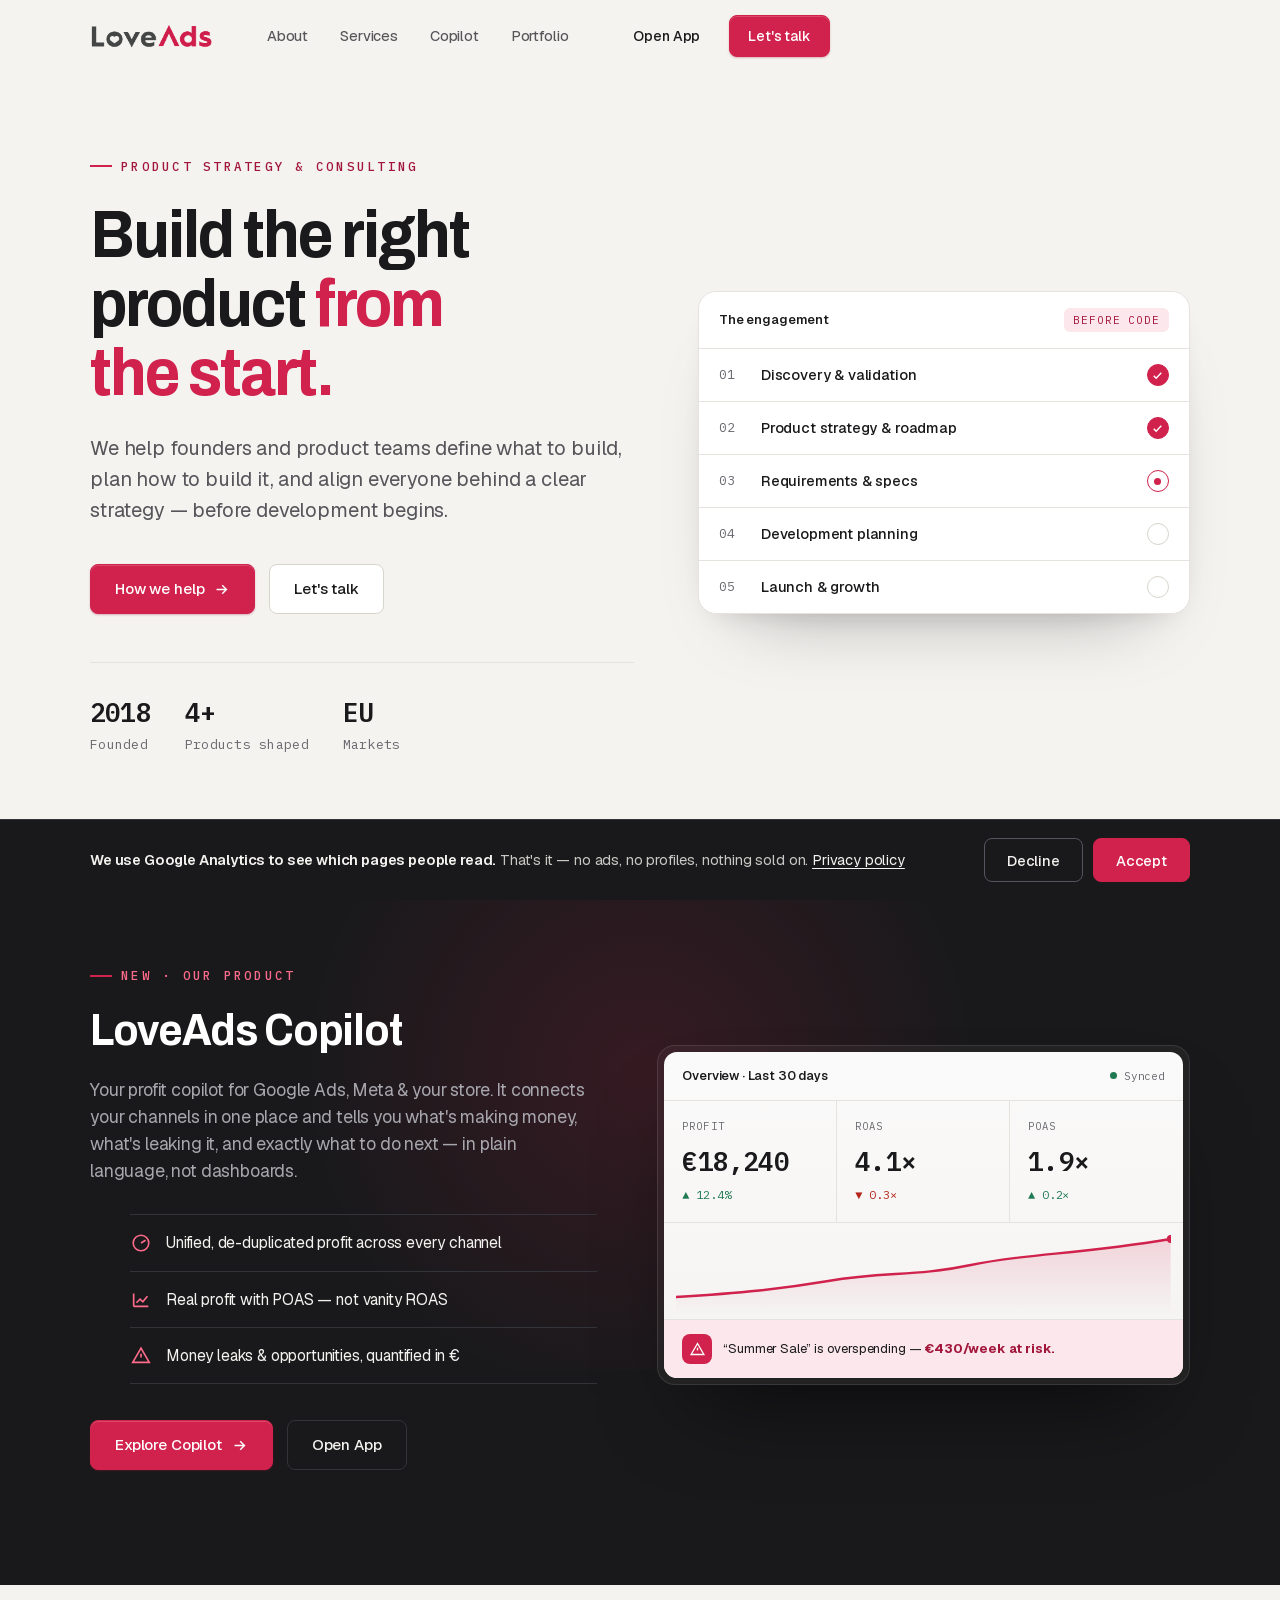
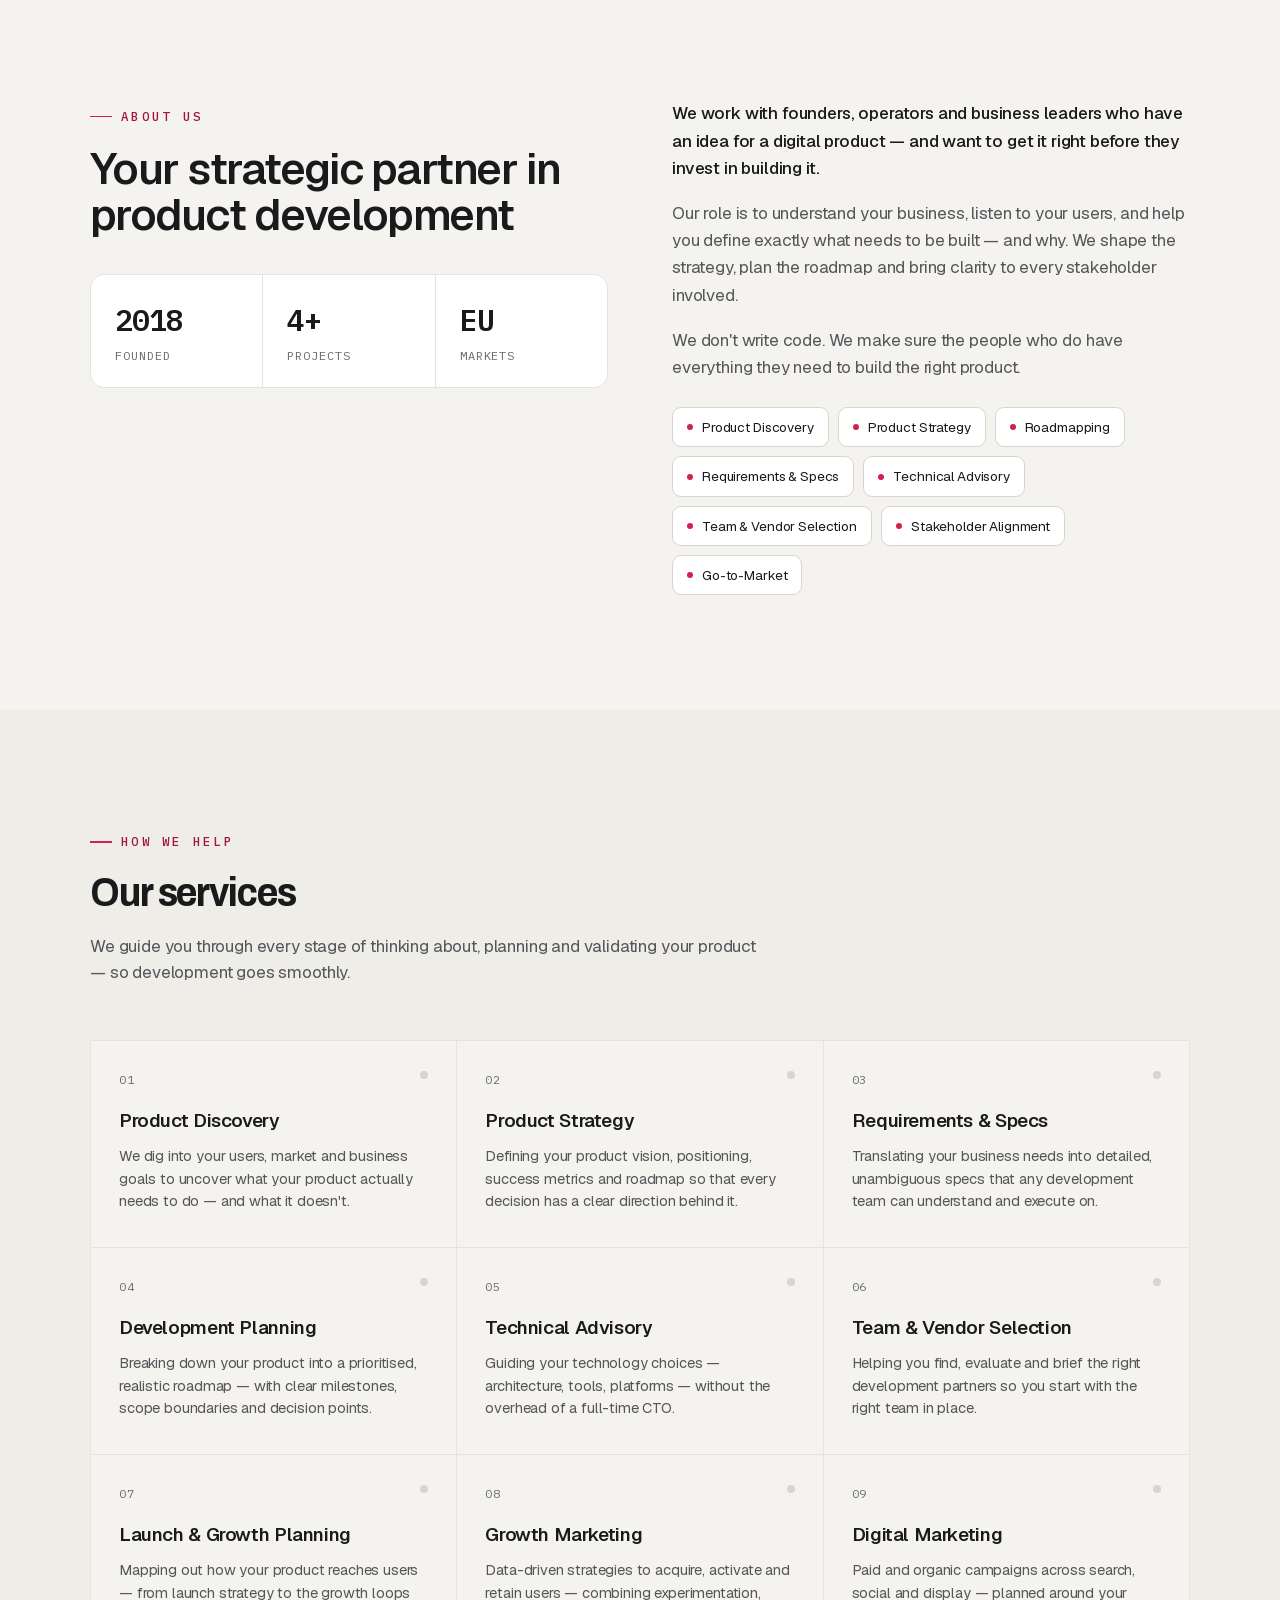
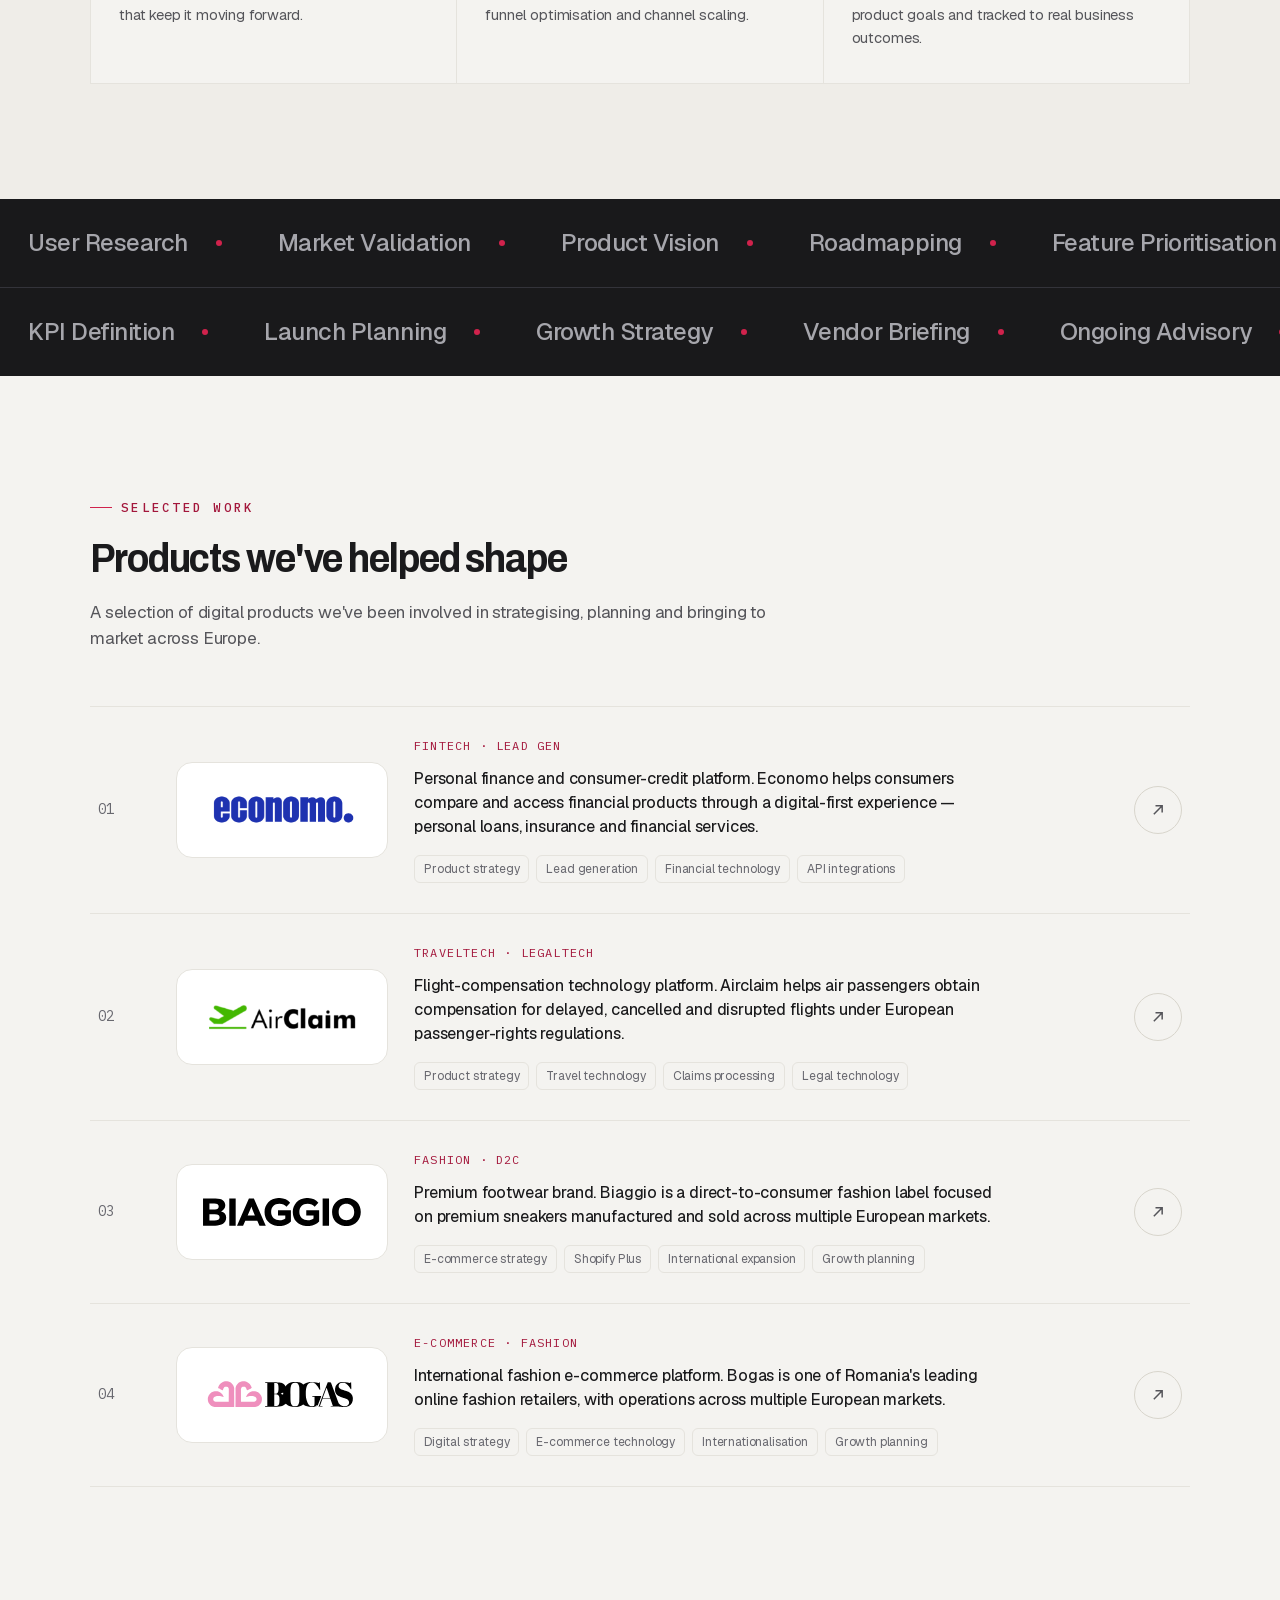
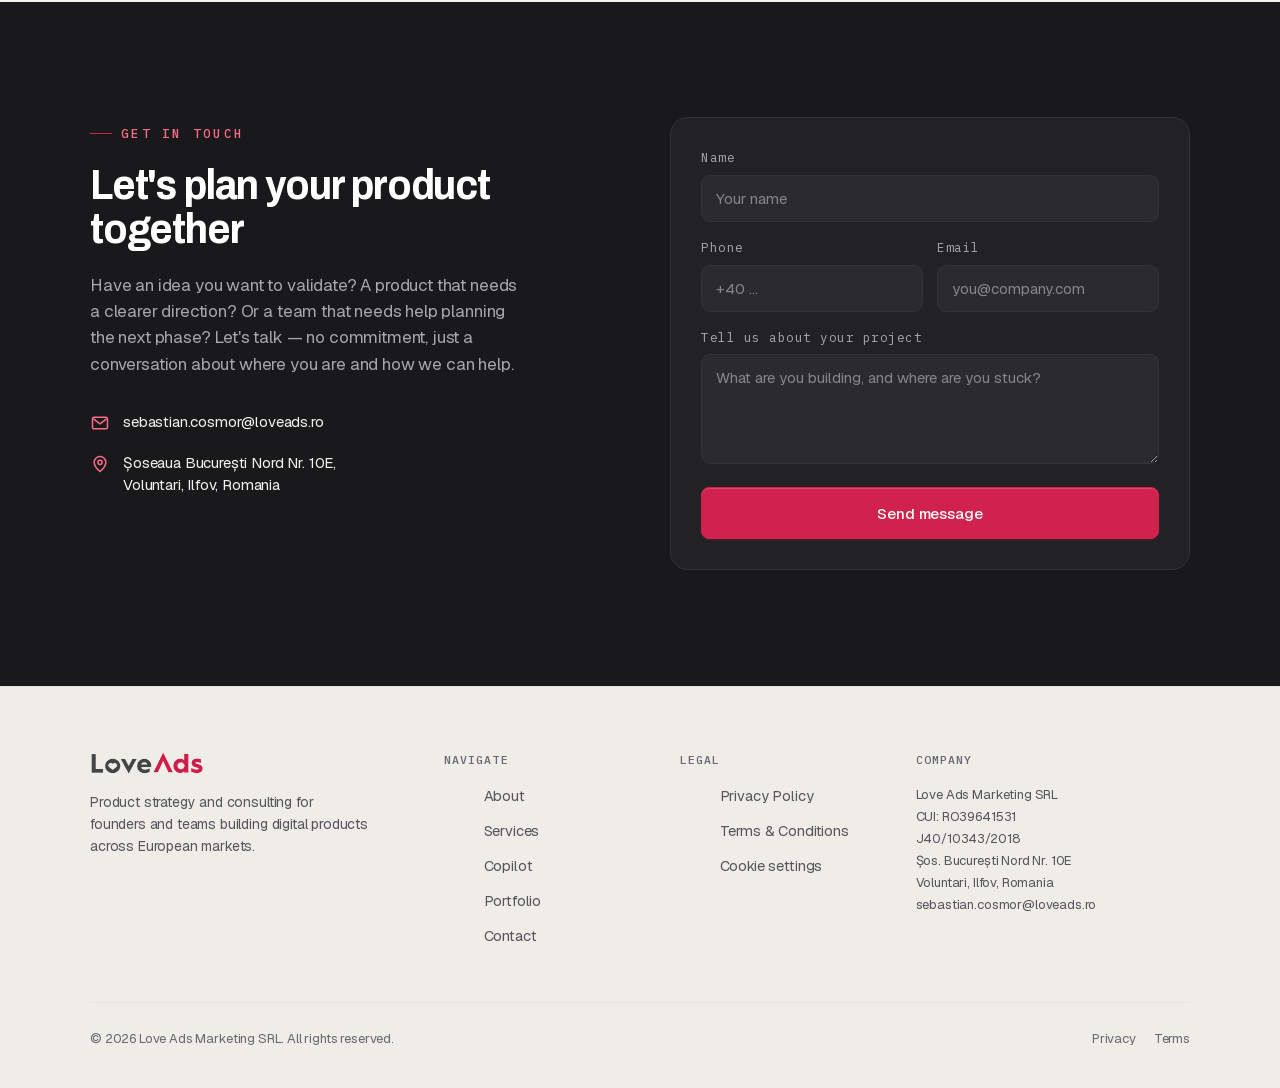
<file: index.html>
<!DOCTYPE html>
<html lang="en">
<head>
<meta charset="UTF-8" />
<meta name="viewport" content="width=device-width, initial-scale=1.0" />
<title>LoveAds — Product Strategy Consulting &amp; LoveAds Copilot</title>
<meta name="description" content="Product strategy consulting for founders: decide what to build before you build it. We also make LoveAds Copilot, a profit copilot for ads and ecommerce." />
<meta name="keywords" content="product strategy consulting, digital product strategy, LoveAds Copilot, POAS, Google Ads, Meta Ads, Google Analytics, ecommerce analytics, ad profit analytics, Romania" />
<meta name="author" content="Love Ads Marketing SRL" />
<meta name="robots" content="index, follow, max-image-preview:large, max-snippet:-1, max-video-preview:-1" />
<link rel="canonical" href="https://loveads.ro/" />

<!-- Open Graph -->
<meta property="og:type" content="website" />
<meta property="og:site_name" content="LoveAds" />
<meta property="og:title" content="LoveAds — Product Strategy Consulting &amp; LoveAds Copilot" />
<meta property="og:description" content="We help founders build the right product from the start — and build LoveAds Copilot, a profit copilot for Google Ads, Meta &amp; your store." />
<meta property="og:url" content="https://loveads.ro/" />
<meta property="og:image" content="https://loveads.ro/includes/images/og-default.jpg" />
<meta property="og:image:width" content="1200" />
<meta property="og:image:height" content="630" />
<meta property="og:locale" content="en" />

<!-- Twitter -->
<meta name="twitter:card" content="summary_large_image" />
<meta name="twitter:title" content="LoveAds — Product Strategy Consulting &amp; LoveAds Copilot" />
<meta name="twitter:description" content="We help founders build the right product — and build LoveAds Copilot, a profit copilot for Google Ads, Meta &amp; your store." />
<meta name="twitter:image" content="https://loveads.ro/includes/images/og-default.jpg" />

<!-- Favicon & icons -->
<meta name="theme-color" content="#19191b" />
<link rel="icon" href="/favicon.ico" sizes="any" />
<link rel="icon" type="image/png" sizes="32x32" href="favicon-32.png" />
<link rel="apple-touch-icon" href="apple-touch-180.png" />
<link rel="manifest" href="/site.webmanifest" />

  <!-- Google tag (gtag.js) — GA4 with Consent Mode v2.
       The defaults must be set before gtag.js loads or Consent Mode does not apply,
       so this block is inline and the library is injected later, after load. -->
  <script>
    window.dataLayer = window.dataLayer || [];
    function gtag(){dataLayer.push(arguments);}
    gtag('consent', 'default', {
      ad_storage: 'denied', analytics_storage: 'denied',
      ad_user_data: 'denied', ad_personalization: 'denied',
      wait_for_update: 500
    });
    try {
      var c = JSON.parse(localStorage.getItem('loveads_consent') || 'null');
      var fresh = c && (Date.now() - new Date(c.at).getTime()) < 15552000000; // 6 months
      if (fresh && c.granted) {
        gtag('consent', 'update', {
          ad_storage: 'granted', analytics_storage: 'granted',
          ad_user_data: 'granted', ad_personalization: 'granted'
        });
      }
    } catch (e) {}
    gtag('js', new Date());
    gtag('config', 'G-1BF1ET6PWQ');
  </script>
  <link rel="preload" href="/includes/fonts/archivo-400-700-latin.woff2" as="font" type="font/woff2" crossorigin>
  <link rel="preload" href="/includes/fonts/geist-400-700-latin.woff2" as="font" type="font/woff2" crossorigin>
<link rel="stylesheet" href="site.css" />
<script>document.documentElement.classList.add('js');</script>

<!-- Structured data -->
<script type="application/ld+json">
{
  "@context": "https://schema.org",
  "@graph": [
    {
      "@type": "Organization",
      "@id": "https://loveads.ro/#organization",
      "name": "Love Ads Marketing SRL",
      "alternateName": "LoveAds",
      "url": "https://loveads.ro/",
      "logo": "https://loveads.ro/includes/images/icon-512.png",
      "image": "https://loveads.ro/includes/images/og-default.jpg",
      "email": "sebastian.cosmor@loveads.ro",
      "foundingDate": "2018",
      "description": "Product strategy consulting and the LoveAds Copilot profit-analytics platform for Google Ads, Meta, Google Analytics and ecommerce platforms.",
      "vatID": "RO39641531",
      "address": {
        "@type": "PostalAddress",
        "streetAddress": "Șos. București Nord Nr. 10E",
        "addressLocality": "Voluntari",
        "addressRegion": "Ilfov",
        "addressCountry": "RO"
      },
      "makesOffer": {
        "@type": "Offer",
        "itemOffered": { "@type": "SoftwareApplication", "name": "LoveAds Copilot", "url": "https://loveads.ro/copilot/" }
      }
    },
    {
      "@type": "WebSite",
      "@id": "https://loveads.ro/#website",
      "url": "https://loveads.ro/",
      "name": "LoveAds",
      "publisher": { "@id": "https://loveads.ro/#organization" },
      "inLanguage": "en"
    },
    {
      "@type": "ProfessionalService",
      "name": "LoveAds — Product Strategy Consulting",
      "url": "https://loveads.ro/",
      "parentOrganization": { "@id": "https://loveads.ro/#organization" },
      "description": "Product strategy consulting that helps founders and product teams define what to build, plan how to build it, and align on a clear strategy before development begins.",
      "areaServed": "Europe"
    }
  ]
}
</script>
  <script defer src="/includes/js/consent.js"></script>
</head>
<body>

<!-- ===================== NAV ===================== -->
<header class="nav" id="nav">
  <div class="wrap nav-inner">
    <a class="brand" href="#home">
      <img class="brand-wm" src="loveads-wordmark.png" alt="LoveAds" width="823" height="174" />
    </a>
    <nav class="nav-links">
      <a href="#about">About</a>
      <a href="#services">Services</a>
      <a href="#copilot">Copilot</a>
      <a href="#portfolio">Portfolio</a>
    </nav>

<main id="content">
    <div class="nav-cta">
      <a class="btn btn-sm btn-ghost" href="https://copilot.loveads.ro">Open App</a>
      <a class="btn btn-sm btn-primary" href="#contact">Let's talk</a>
      <button class="btn btn-sm btn-ghost nav-toggle" id="navToggle" aria-label="Menu"><svg viewBox="0 0 24 24" width="22" height="22" fill="none" stroke="currentColor" stroke-width="1.8"><path d="M4 7h16M4 12h16M4 17h16"/></svg></button>
    </div>
  </div>
  <div class="mmenu" id="mmenu">
    <a href="#about">About</a>
    <a href="#services">Services</a>
    <a href="#copilot">Copilot</a>
    <a href="#portfolio">Portfolio</a>
    <a href="#contact">Contact</a>
    <a href="https://copilot.loveads.ro">Open App</a>
  </div>
</header>

<!-- ===================== HERO ===================== -->
<section class="hero" id="home" style="padding-top:clamp(48px,6vw,84px);">
  <div class="wrap hero-grid">
    <div class="hero-copy">
      <span class="eyebrow">Product Strategy &amp; Consulting</span>
      <h1>Build the right product <em>from the start.</em></h1>
      <p class="lead">We help founders and product teams define what to build, plan how to build it, and align everyone behind a clear strategy — before development begins.</p>
      <div class="hero-cta">
        <a class="btn btn-primary" href="#services">How we help<svg viewBox="0 0 24 24" fill="none" stroke="currentColor" stroke-width="2"><path d="M5 12h14M13 6l6 6-6 6"/></svg></a>
        <a class="btn" href="#contact">Let's talk</a>
      </div>
      <div class="hero-meta">
        <div class="item"><div class="k num">2018</div><div class="v">Founded</div></div>
        <div class="item"><div class="k num">4+</div><div class="v">Products shaped</div></div>
        <div class="item"><div class="k num">EU</div><div class="v">Markets</div></div>
      </div>
    </div>
    <div class="hero-visual">
      <div class="os-panel">
        <div class="os-head">
          <span class="t">The engagement</span>
          <span class="badge">before code</span>
        </div>
        <div class="os-step done"><span class="n">01</span><span class="label">Discovery &amp; validation</span><span class="tick"><svg viewBox="0 0 24 24" width="13" height="13" fill="none" stroke="currentColor" stroke-width="2.6"><path d="M5 12.5l4.5 4.5L19 7"/></svg></span></div>
        <div class="os-step done"><span class="n">02</span><span class="label">Product strategy &amp; roadmap</span><span class="tick"><svg viewBox="0 0 24 24" width="13" height="13" fill="none" stroke="currentColor" stroke-width="2.6"><path d="M5 12.5l4.5 4.5L19 7"/></svg></span></div>
        <div class="os-step now"><span class="n">03</span><span class="label">Requirements &amp; specs</span><span class="tick"></span></div>
        <div class="os-step"><span class="n">04</span><span class="label">Development planning</span><span class="tick"></span></div>
        <div class="os-step"><span class="n">05</span><span class="label">Launch &amp; growth</span><span class="tick"></span></div>
      </div>
    </div>
  </div>
</section>

<!-- ===================== COPILOT ===================== -->
<section class="copilot" id="copilot">
  <div class="wrap copilot-grid">
    <div class="copilot-copy reveal">
      <span class="eyebrow on-ink">New · Our product</span>
      <h2>LoveAds Copilot</h2>
      <p>Your profit copilot for Google Ads, Meta &amp; your store. It connects your channels in one place and tells you what's making money, what's leaking it, and exactly what to do next — in plain language, not dashboards.</p>
      <ul class="copilot-list">
        <li><span class="ico"><svg viewBox="0 0 24 24" fill="none" stroke="currentColor" stroke-width="1.8"><path d="M3 12h18M12 3v18" opacity="0"/><circle cx="12" cy="12" r="8.5"/><path d="M12 12l5-3"/></svg></span>Unified, de-duplicated profit across every channel</li>
        <li><span class="ico"><svg viewBox="0 0 24 24" fill="none" stroke="currentColor" stroke-width="1.8"><path d="M4 19V5M4 19h16M7 15l4-4 3 3 5-6"/></svg></span>Real profit with POAS — not vanity ROAS</li>
        <li><span class="ico"><svg viewBox="0 0 24 24" fill="none" stroke="currentColor" stroke-width="1.8"><path d="M12 3.5L21 19H3L12 3.5zM12 9.5v4M12 16.5h.01"/></svg></span>Money leaks &amp; opportunities, quantified in €</li>
      </ul>
      <div class="copilot-cta">
        <a class="btn btn-primary" href="https://loveads.ro/copilot/">Explore Copilot<svg viewBox="0 0 24 24" fill="none" stroke="currentColor" stroke-width="2"><path d="M5 12h14M13 6l6 6-6 6"/></svg></a>
        <a class="btn btn-on-ink" href="https://copilot.loveads.ro">Open App</a>
      </div>
    </div>
    <div class="copilot-visual reveal">
      <div class="dash">
        <div class="dash-inner">
          <div class="dash-top">
            <span class="t">Overview · Last 30 days</span>
            <span class="live"><span class="d"></span> Synced</span>
          </div>
          <div class="dash-kpis">
            <div class="k"><div class="c">Profit</div><div class="v">€18,240</div><div class="d up">▲ 12.4%</div></div>
            <div class="k"><div class="c">ROAS</div><div class="v">4.1×</div><div class="d down">▼ 0.3×</div></div>
            <div class="k"><div class="c">POAS</div><div class="v">1.9×</div><div class="d up">▲ 0.2×</div></div>
          </div>
          <div class="dash-chart">
            <svg viewBox="0 0 520 84" preserveAspectRatio="none">
              <defs>
                <linearGradient id="cg" x1="0" y1="0" x2="0" y2="1"><stop offset="0%" stop-color="#d0224c" stop-opacity="0.16"/><stop offset="100%" stop-color="#d0224c" stop-opacity="0"/></linearGradient>
              </defs>
              <path d="M0 66 C 70 62 110 58 160 50 C 220 40 250 46 310 34 C 370 22 420 24 520 8 L520 84 L0 84 Z" fill="url(#cg)"/>
              <path d="M0 66 C 70 62 110 58 160 50 C 220 40 250 46 310 34 C 370 22 420 24 520 8" fill="none" stroke="#d0224c" stroke-width="2.4" stroke-linecap="round"/>
              <circle cx="520" cy="8" r="4" fill="#d0224c"/>
            </svg>
          </div>
          <div class="dash-alert">
            <span class="ico"><svg viewBox="0 0 24 24" width="17" height="17" fill="none" stroke="currentColor" stroke-width="1.9"><path d="M12 3.5L21 19H3L12 3.5zM12 9.5v4M12 16.5h.01"/></svg></span>
            <span class="tx">“Summer Sale” is overspending — <b>€430/week at risk.</b></span>
          </div>
        </div>
      </div>
    </div>
  </div>
</section>

<!-- ===================== ABOUT ===================== -->
<section id="about">
  <div class="wrap">
    <div class="about-grid">
      <div class="reveal">
        <span class="eyebrow">About us</span>
        <h2 style="font-size:clamp(30px,4vw,44px);line-height:1.05;letter-spacing:-0.035em;font-weight:560;margin-top:20px;">Your strategic partner in product development</h2>
        <div class="stats-row">
          <div class="s"><div class="k num">2018</div><div class="v">Founded</div></div>
          <div class="s"><div class="k num">4+</div><div class="v">Projects</div></div>
          <div class="s"><div class="k num">EU</div><div class="v">Markets</div></div>
        </div>
      </div>
      <div class="reveal">
        <p class="strong">We work with founders, operators and business leaders who have an idea for a digital product — and want to get it right before they invest in building it.</p>
        <p>Our role is to understand your business, listen to your users, and help you define exactly what needs to be built — and why. We shape the strategy, plan the roadmap and bring clarity to every stakeholder involved.</p>
        <p>We don't write code. We make sure the people who do have everything they need to build the right product.</p>
        <div class="chips" style="margin-top:26px;">
          <span class="chip">Product Discovery</span>
          <span class="chip">Product Strategy</span>
          <span class="chip">Roadmapping</span>
          <span class="chip">Requirements &amp; Specs</span>
          <span class="chip">Technical Advisory</span>
          <span class="chip">Team &amp; Vendor Selection</span>
          <span class="chip">Stakeholder Alignment</span>
          <span class="chip">Go-to-Market</span>
        </div>
      </div>
    </div>
  </div>
</section>

<!-- ===================== SERVICES ===================== -->
<section id="services" style="background:var(--canvas-2);">
  <div class="wrap">
    <div class="sec-head reveal">
      <span class="eyebrow">How we help</span>
      <h2>Our services</h2>
      <p>We guide you through every stage of thinking about, planning and validating your product — so development goes smoothly.</p>
    </div>
    <div class="services-grid reveal">
      <div class="svc"><span class="dot"></span><div class="n">01</div><h3>Product Discovery</h3><p>We dig into your users, market and business goals to uncover what your product actually needs to do — and what it doesn't.</p></div>
      <div class="svc"><span class="dot"></span><div class="n">02</div><h3>Product Strategy</h3><p>Defining your product vision, positioning, success metrics and roadmap so that every decision has a clear direction behind it.</p></div>
      <div class="svc"><span class="dot"></span><div class="n">03</div><h3>Requirements &amp; Specs</h3><p>Translating your business needs into detailed, unambiguous specs that any development team can understand and execute on.</p></div>
      <div class="svc"><span class="dot"></span><div class="n">04</div><h3>Development Planning</h3><p>Breaking down your product into a prioritised, realistic roadmap — with clear milestones, scope boundaries and decision points.</p></div>
      <div class="svc"><span class="dot"></span><div class="n">05</div><h3>Technical Advisory</h3><p>Guiding your technology choices — architecture, tools, platforms — without the overhead of a full-time CTO.</p></div>
      <div class="svc"><span class="dot"></span><div class="n">06</div><h3>Team &amp; Vendor Selection</h3><p>Helping you find, evaluate and brief the right development partners so you start with the right team in place.</p></div>
      <div class="svc"><span class="dot"></span><div class="n">07</div><h3>Launch &amp; Growth Planning</h3><p>Mapping out how your product reaches users — from launch strategy to the growth loops that keep it moving forward.</p></div>
      <div class="svc"><span class="dot"></span><div class="n">08</div><h3>Growth Marketing</h3><p>Data-driven strategies to acquire, activate and retain users — combining experimentation, funnel optimisation and channel scaling.</p></div>
      <div class="svc"><span class="dot"></span><div class="n">09</div><h3>Digital Marketing</h3><p>Paid and organic campaigns across search, social and display — planned around your product goals and tracked to real business outcomes.</p></div>
    </div>
  </div>
</section>

<!-- ===================== APPROACH MARQUEE ===================== -->
<div class="approach" aria-hidden="true">
  <div class="row-m"><div class="marq" data-marq>
    <span class="item">User Research</span><span class="item">Market Validation</span><span class="item">Product Vision</span><span class="item">Roadmapping</span><span class="item">Feature Prioritisation</span><span class="item">User Stories</span><span class="item">Wireframing</span><span class="item">Technical Scoping</span><span class="item">Stakeholder Alignment</span><span class="item">Sprint Planning</span>
  </div></div>
</div>
<div class="approach line2" aria-hidden="true">
  <div class="row-m"><div class="marq rev" data-marq>
    <span class="item">KPI Definition</span><span class="item">Launch Planning</span><span class="item">Growth Strategy</span><span class="item">Vendor Briefing</span><span class="item">Ongoing Advisory</span><span class="item">Growth Marketing</span><span class="item">Paid Campaigns</span><span class="item">SEO</span><span class="item">Funnel Optimisation</span>
  </div></div>
</div>

<!-- ===================== PORTFOLIO ===================== -->
<section id="portfolio">
  <div class="wrap">
    <div class="sec-head reveal">
      <span class="eyebrow">Selected work</span>
      <h2>Products we've helped shape</h2>
      <p>A selection of digital products we've been involved in strategising, planning and bringing to market across Europe.</p>
    </div>
    <div class="work-list">
      <a class="work reveal" href="#contact">
        <span class="idx">01</span>
        <span class="work-logo"><img src="logo-economo.png" alt="Economo" width="1000" height="250" loading="lazy"/></span>
        <div class="body">
          <div class="tags-top"><span class="tag-cat">Fintech · Lead Gen</span></div>
          <p>Personal finance and consumer-credit platform. Economo helps consumers compare and access financial products through a digital-first experience — personal loans, insurance and financial services.</p>
          <div class="tags"><span>Product strategy</span><span>Lead generation</span><span>Financial technology</span><span>API integrations</span></div>
        </div>
        <span class="go"><svg viewBox="0 0 24 24" width="20" height="20" fill="none" stroke="currentColor" stroke-width="1.8"><path d="M7 17L17 7M9 7h8v8"/></svg></span>
      </a>
      <a class="work reveal" href="#contact">
        <span class="idx">02</span>
        <span class="work-logo"><img src="logo-airclaim.png" alt="Airclaim" width="488" height="110" loading="lazy"/></span>
        <div class="body">
          <div class="tags-top"><span class="tag-cat">TravelTech · LegalTech</span></div>
          <p>Flight-compensation technology platform. Airclaim helps air passengers obtain compensation for delayed, cancelled and disrupted flights under European passenger-rights regulations.</p>
          <div class="tags"><span>Product strategy</span><span>Travel technology</span><span>Claims processing</span><span>Legal technology</span></div>
        </div>
        <span class="go"><svg viewBox="0 0 24 24" width="20" height="20" fill="none" stroke="currentColor" stroke-width="1.8"><path d="M7 17L17 7M9 7h8v8"/></svg></span>
      </a>
      <a class="work reveal" href="#contact">
        <span class="idx">03</span>
        <span class="work-logo"><img src="logo-biaggio.svg" alt="Biaggio" width="4230" height="749" loading="lazy"/></span>
        <div class="body">
          <div class="tags-top"><span class="tag-cat">Fashion · D2C</span></div>
          <p>Premium footwear brand. Biaggio is a direct-to-consumer fashion label focused on premium sneakers manufactured and sold across multiple European markets.</p>
          <div class="tags"><span>E-commerce strategy</span><span>Shopify Plus</span><span>International expansion</span><span>Growth planning</span></div>
        </div>
        <span class="go"><svg viewBox="0 0 24 24" width="20" height="20" fill="none" stroke="currentColor" stroke-width="1.8"><path d="M7 17L17 7M9 7h8v8"/></svg></span>
      </a>
      <a class="work reveal" href="#contact">
        <span class="idx">04</span>
        <span class="work-logo"><img src="logo-bogas.svg" alt="Bogas" width="1000" height="250" loading="lazy"/></span>
        <div class="body">
          <div class="tags-top"><span class="tag-cat">E-commerce · Fashion</span></div>
          <p>International fashion e-commerce platform. Bogas is one of Romania's leading online fashion retailers, with operations across multiple European markets.</p>
          <div class="tags"><span>Digital strategy</span><span>E-commerce technology</span><span>Internationalisation</span><span>Growth planning</span></div>
        </div>
        <span class="go"><svg viewBox="0 0 24 24" width="20" height="20" fill="none" stroke="currentColor" stroke-width="1.8"><path d="M7 17L17 7M9 7h8v8"/></svg></span>
      </a>
    </div>
  </div>
</section>

<!-- ===================== CONTACT ===================== -->
<section class="contact" id="contact">
  <div class="wrap contact-grid">
    <div class="reveal">
      <span class="eyebrow on-ink">Get in touch</span>
      <h2>Let's plan your product together</h2>
      <p class="lead">Have an idea you want to validate? A product that needs a clearer direction? Or a team that needs help planning the next phase? Let's talk — no commitment, just a conversation about where you are and how we can help.</p>
      <div class="contact-info">
        <div class="row"><span class="ico"><svg viewBox="0 0 24 24" fill="none" stroke="currentColor" stroke-width="1.8"><rect x="3" y="5" width="18" height="14" rx="2"/><path d="M4 7l8 6 8-6"/></svg></span><a href="mailto:sebastian.cosmor@loveads.ro">sebastian.cosmor@loveads.ro</a></div>
        <div class="row"><span class="ico"><svg viewBox="0 0 24 24" fill="none" stroke="currentColor" stroke-width="1.8"><path d="M12 21s7-5.5 7-11a7 7 0 0 0-14 0c0 5.5 7 11 7 11z"/><circle cx="12" cy="10" r="2.5"/></svg></span><span>Șoseaua București Nord Nr. 10E,<br/>Voluntari, Ilfov, Romania</span></div>
      </div>
    </div>
    <form class="form reveal" id="contactForm" method="post" action="contact.php">
      <div class="field"><label>Name</label><input type="text" name="name" placeholder="Your name" required /></div>
      <div class="form-row">
        <div class="field"><label>Phone</label><input type="tel" name="phone" placeholder="+40 …" pattern="[0-9+\s\(\)\-]{7,20}" title="Please enter a valid phone number (min. 7 digits)" /></div>
        <div class="field"><label>Email</label><input type="email" name="email" placeholder="you@company.com" required /></div>
      </div>
      <div class="field"><label>Tell us about your project</label><textarea name="message" placeholder="What are you building, and where are you stuck?"></textarea></div>
      <input class="hp" type="text" name="company_website" tabindex="-1" autocomplete="off" aria-hidden="true" placeholder="Company website (leave empty)" />
      <button class="btn btn-primary" type="submit" style="width:100%;justify-content:center;height:52px;">Send message</button>
    </form>
  </div>
</section>

<!-- ===================== FOOTER ===================== -->
</main>

<footer class="footer">
  <div class="wrap">
    <div class="footer-grid">
      <div>
        <a class="brand" href="#home"><img class="brand-wm" src="loveads-wordmark.png" alt="LoveAds" width="823" height="174" loading="lazy" style="height:24px;" /></a>
        <p class="desc">Product strategy and consulting for founders and teams building digital products across European markets.</p>
      </div>
      <div>
        <h2>Navigate</h2>
        <ul><li><a href="#about">About</a></li><li><a href="#services">Services</a></li><li><a href="https://loveads.ro/copilot/">Copilot</a></li><li><a href="#portfolio">Portfolio</a></li><li><a href="#contact">Contact</a></li></ul>
      </div>
      <div>
        <h2>Legal</h2>
        <ul><li><a href="https://loveads.ro/privacy-policy.html">Privacy Policy</a></li><li><a href="https://loveads.ro/terms.html">Terms &amp; Conditions</a></li><li><a href="#" data-consent-reopen>Cookie settings</a></li></ul>
      </div>
      <div>
        <h2>Company</h2>
        <p class="company">Love Ads Marketing SRL<br/>CUI: RO39641531<br/>J40/10343/2018<br/>Șos. București Nord Nr. 10E<br/>Voluntari, Ilfov, Romania<br/><a href="mailto:sebastian.cosmor@loveads.ro">sebastian.cosmor@loveads.ro</a></p>
      </div>
    </div>
    <div class="footer-bottom">
      <span>© <span id="year"></span> Love Ads Marketing SRL. All rights reserved.</span>
      <span class="row" style="display:flex;gap:18px;"><a href="https://loveads.ro/privacy-policy.html">Privacy</a><a href="https://loveads.ro/terms.html">Terms</a></span>
    </div>
  </div>
</footer>

<script>
  // footer year
  document.getElementById('year').textContent = new Date().getFullYear();
  // nav scroll state
  const nav=document.getElementById('nav');
  addEventListener('scroll',()=>nav.classList.toggle('scrolled',scrollY>8),{passive:true});
  // mobile menu
  const mt=document.getElementById('navToggle'),mm=document.getElementById('mmenu');
  mt.addEventListener('click',()=>mm.classList.toggle('open'));
  mm.querySelectorAll('a').forEach(a=>a.addEventListener('click',()=>mm.classList.remove('open')));
  // reveal — mark on-load in-view elements immediately, observe the rest
  const io=new IntersectionObserver((es)=>es.forEach(e=>{if(e.isIntersecting){e.target.classList.add('in');io.unobserve(e.target);}}),{threshold:0.12,rootMargin:'0px 0px -40px 0px'});
  document.querySelectorAll('.reveal').forEach(el=>{
    if(el.getBoundingClientRect().top < innerHeight*0.92){el.classList.add('in');}
    else io.observe(el);
  });
  // marquee: duplicate content for seamless loop
  document.querySelectorAll('[data-marq]').forEach(m=>{m.innerHTML+=m.innerHTML;});

  // contact form — AJAX submit to contact.php with anti-spam (honeypot + JS token + timing)
  const form=document.getElementById('contactForm');
  if(form){
    const loadedAt=Date.now();
    form.addEventListener('submit',async function(e){
      e.preventDefault();
      const btn=form.querySelector('button[type="submit"]');
      const original=btn.textContent;
      btn.textContent='Sending…'; btn.disabled=true;
      try{
        const fd=new FormData(form);
        fd.append('_js','1');
        fd.append('_elapsed', Date.now()-loadedAt);
        const res=await fetch('contact.php',{method:'POST',body:fd});
        if(!res.ok) throw new Error('Server error');
        form.innerHTML='<div class="form-done"><div class="form-done-ico"><svg viewBox="0 0 24 24" width="26" height="26" fill="none" stroke="currentColor" stroke-width="2.4"><path d="M5 12.5l4.5 4.5L19 7"/></svg></div><h3>Message sent</h3><p>Thanks for reaching out — we\'ll get back to you shortly.</p></div>';
      }catch(err){
        btn.textContent=original; btn.disabled=false;
        let m=form.querySelector('.form-err');
        if(!m){m=document.createElement('p');m.className='form-err';form.appendChild(m);}
        m.textContent='Something went wrong. Please try again or email us directly.';
      }
    });
  }
</script>
</body>
</html>
</file>
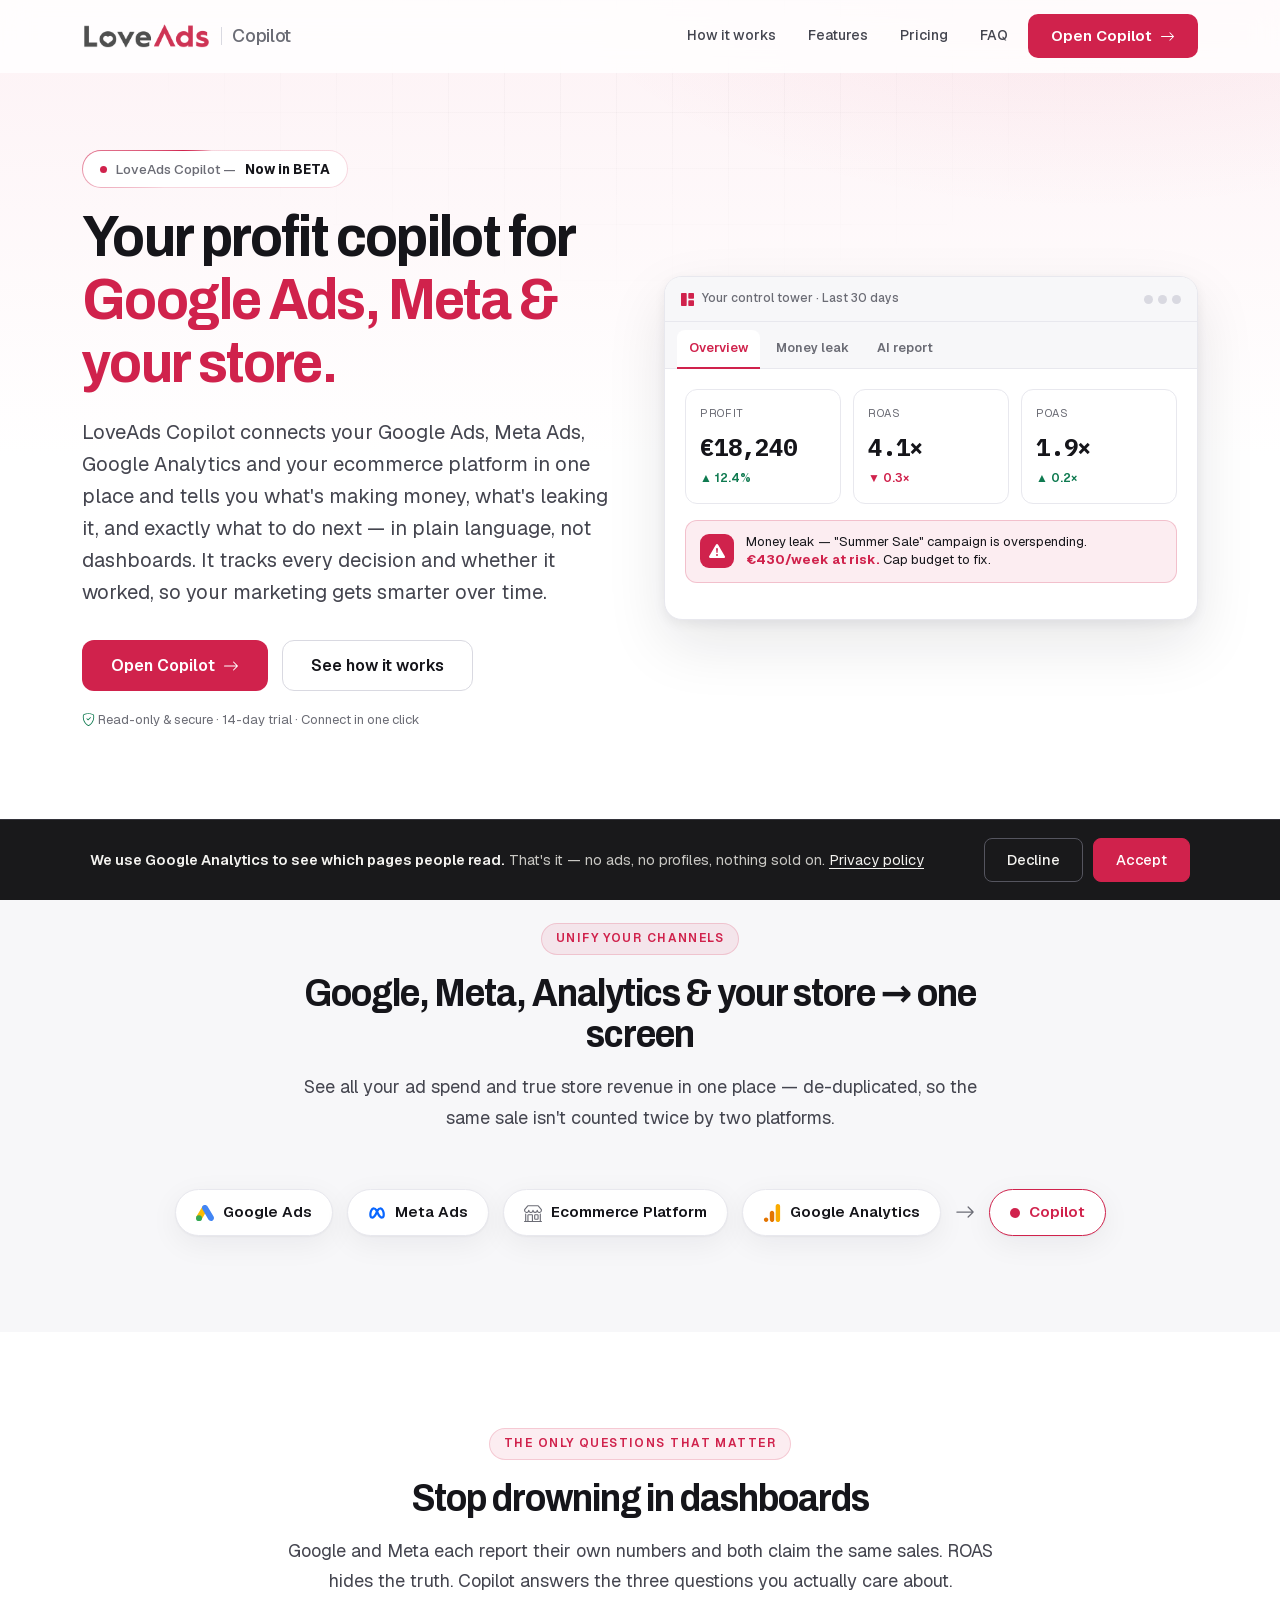
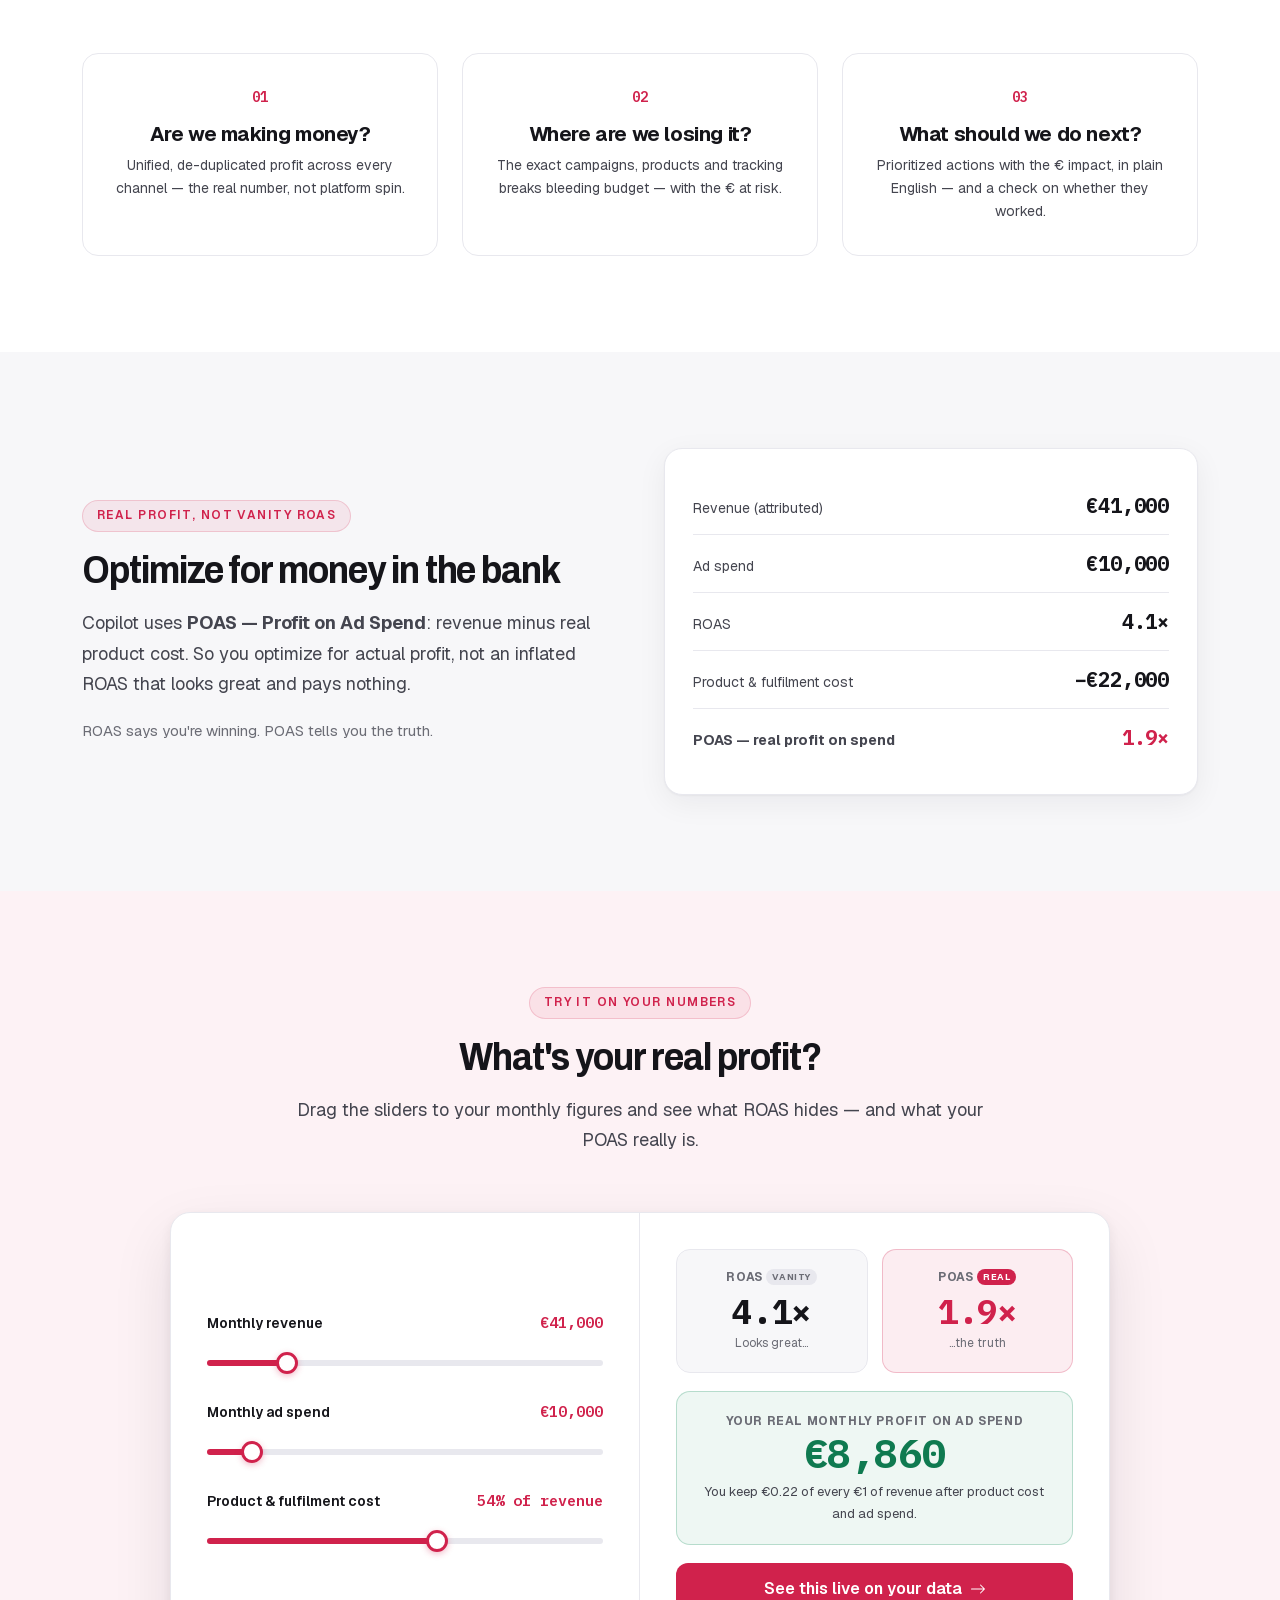
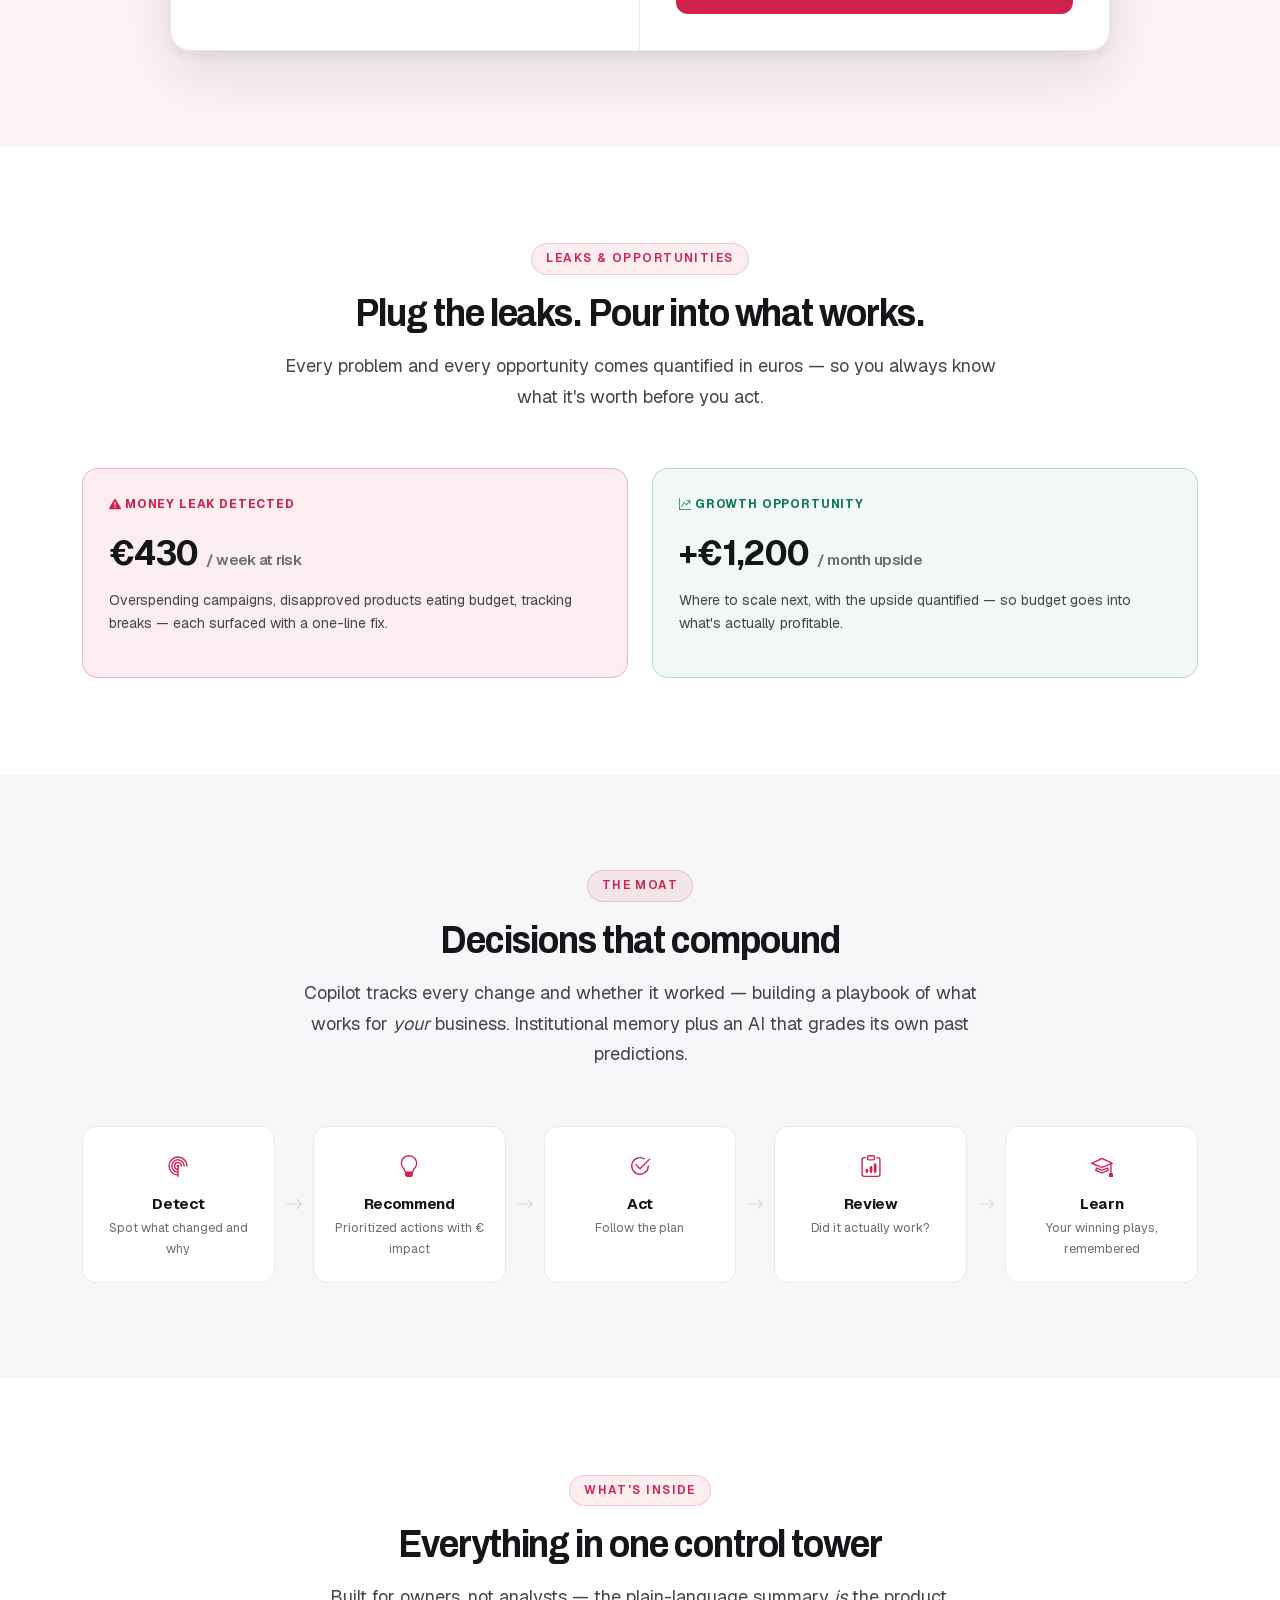
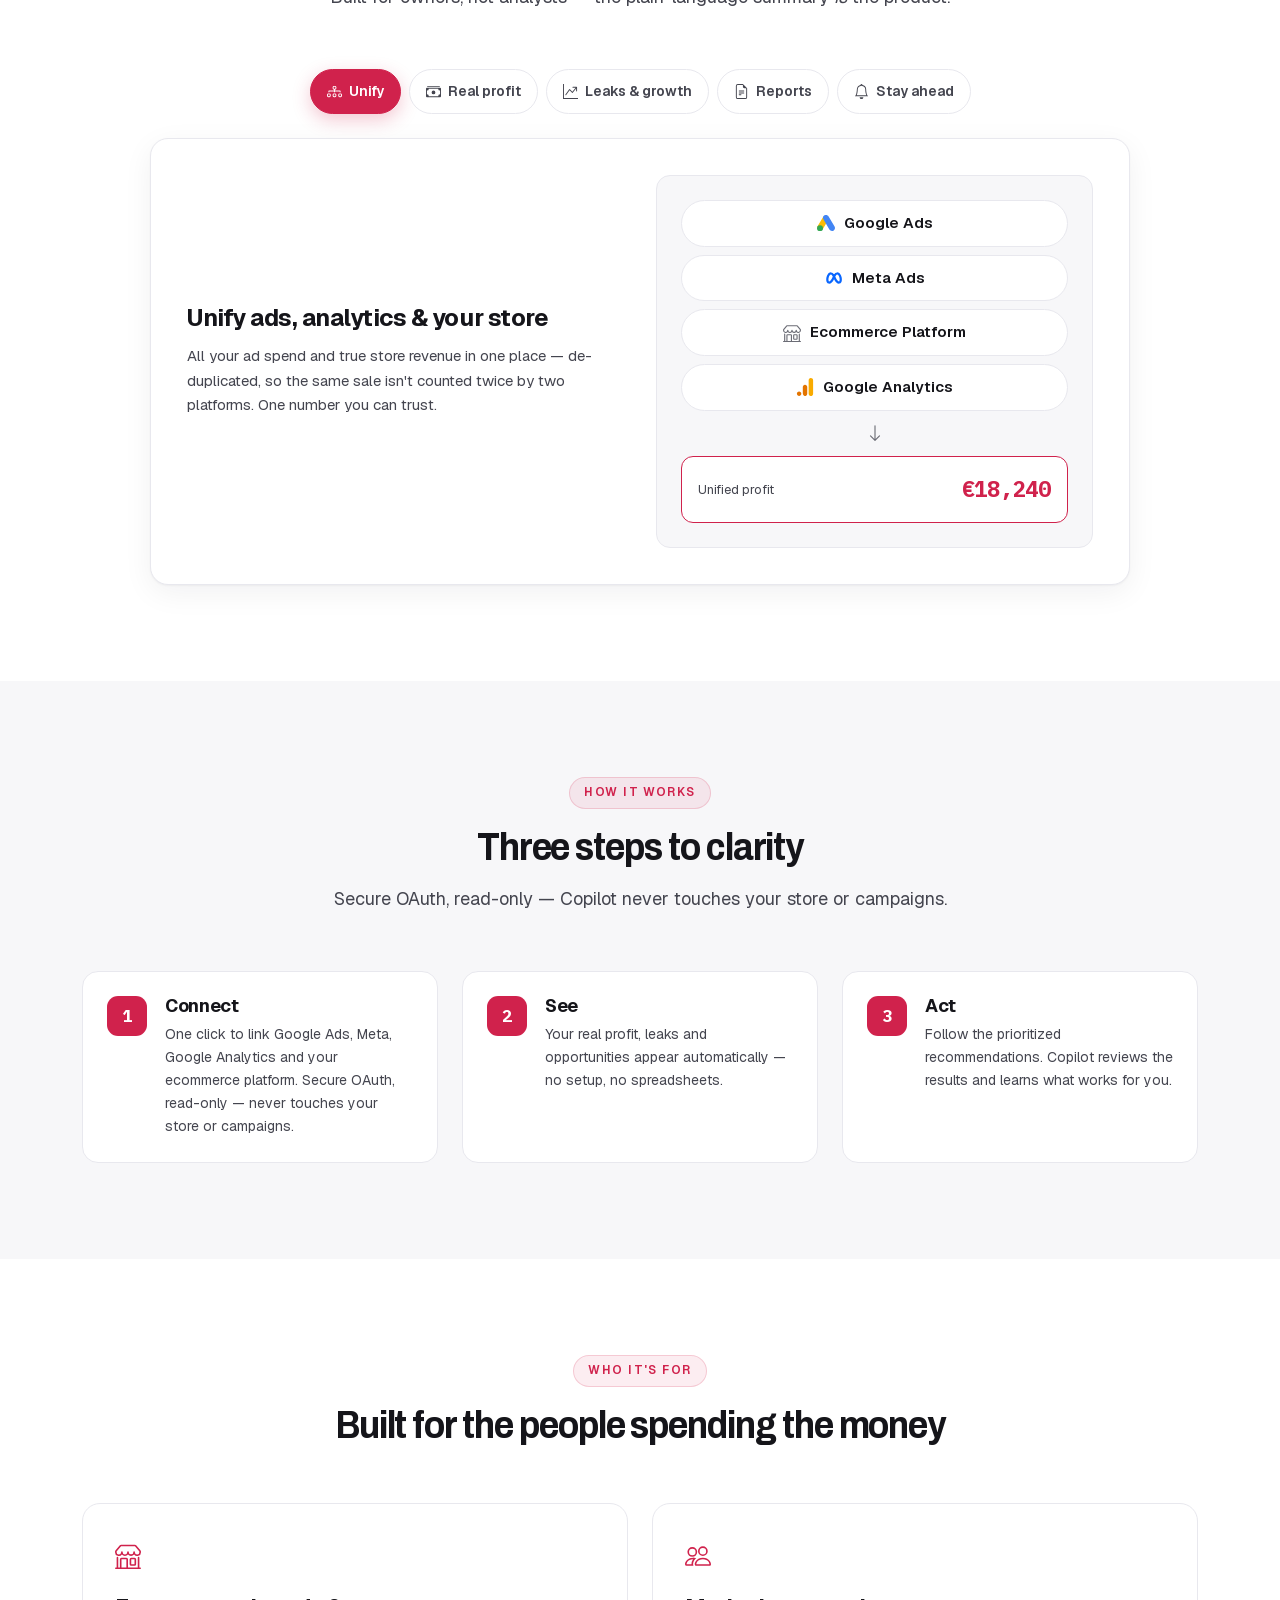
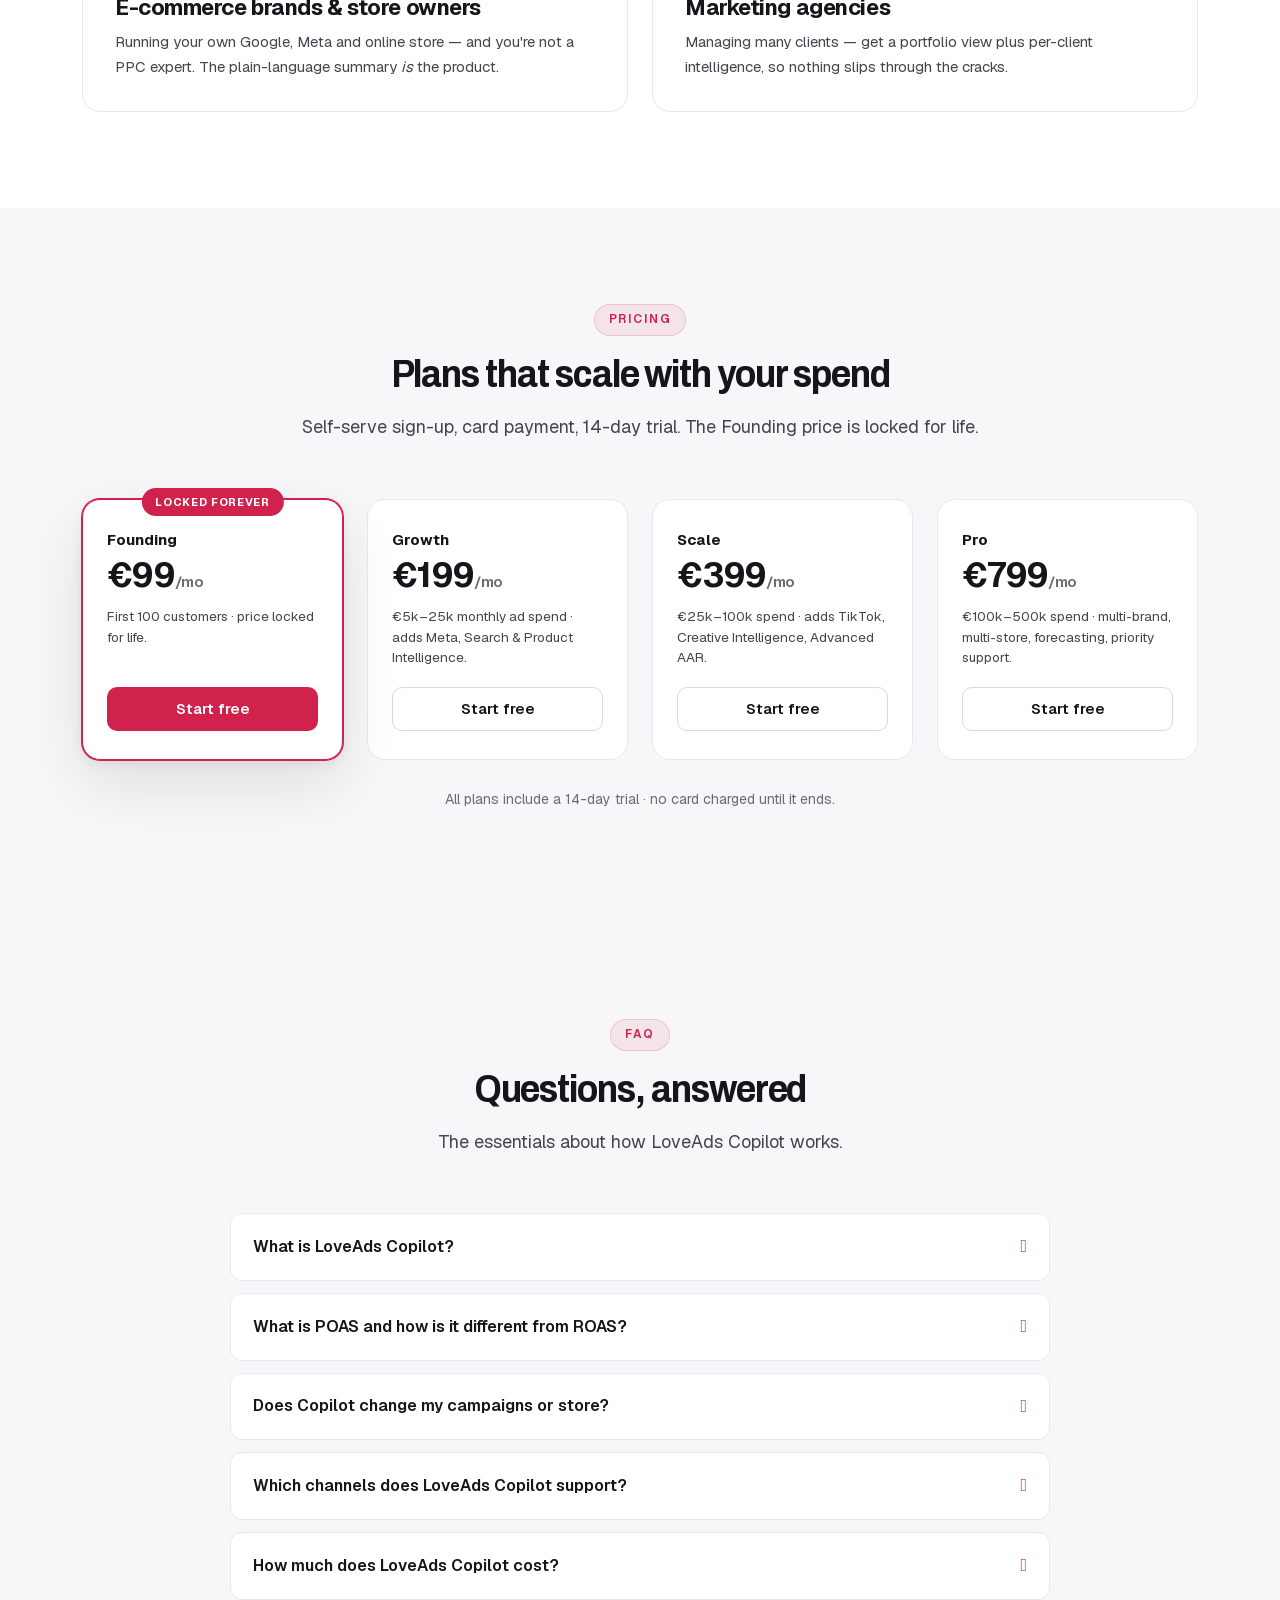
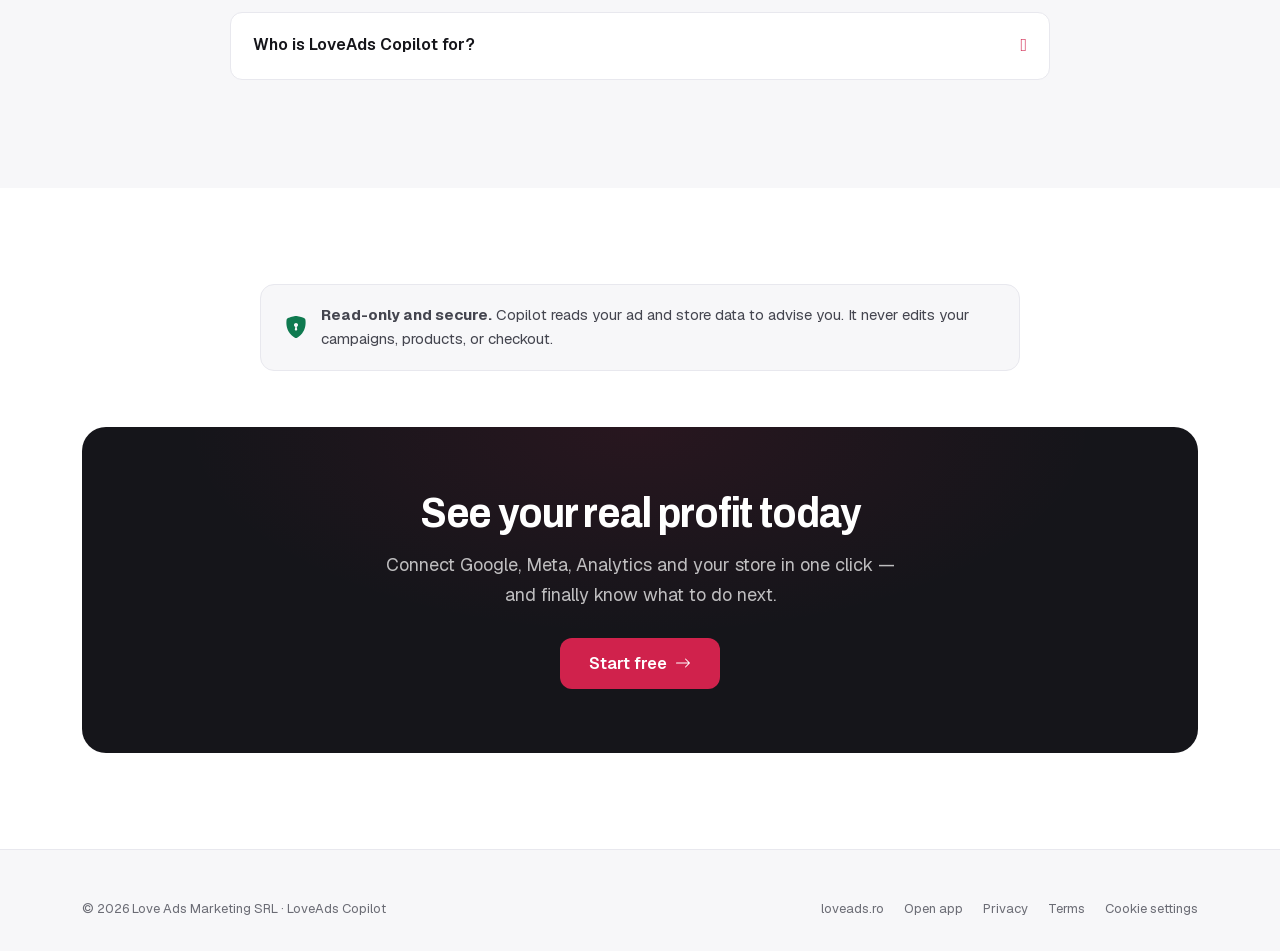
<file: copilot/index.html>
<!DOCTYPE html>
<html lang="en">
<head>
  <meta charset="UTF-8">
  <meta name="viewport" content="width=device-width, initial-scale=1.0">
  <title>LoveAds Copilot — Real ad profit, not vanity ROAS</title>
  <meta name="description" content="See your real profit on ad spend, not just ROAS. Copilot connects Google Ads, Meta, Analytics and your store, and says what to fix next. Now in beta.">
  <meta name="keywords" content="POAS, profit on ad spend, Google Ads, Meta Ads, Google Analytics, Shopify, Magento, ecommerce analytics, ad profit analytics, money leak detection, ROAS, e-commerce profit, marketing copilot, ad spend optimization">
  <meta name="author" content="Love Ads Marketing SRL">
  <meta name="robots" content="index, follow, max-image-preview:large, max-snippet:-1">
  <link rel="canonical" href="https://loveads.ro/copilot/">

  <!-- Open Graph -->
  <meta property="og:type" content="website">
  <meta property="og:site_name" content="LoveAds">
  <meta property="og:title" content="LoveAds Copilot — Real ad profit, not vanity ROAS">
  <meta property="og:description" content="See your real ad profit and what to do next. One screen that turns your ads, analytics and store data into decisions.">
  <meta property="og:url" content="https://loveads.ro/copilot/">
  <meta property="og:image" content="https://loveads.ro/includes/images/og-copilot.jpg">
  <meta property="og:image:width" content="1200">
  <meta property="og:image:height" content="630">
  <meta property="og:locale" content="en">

  <!-- Twitter -->
  <meta name="twitter:card" content="summary_large_image">
  <meta name="twitter:title" content="LoveAds Copilot — Real ad profit, not vanity ROAS">
  <meta name="twitter:description" content="See your real ad profit and what to do next. One screen that turns your ads, analytics and store data into decisions.">
  <meta name="twitter:image" content="https://loveads.ro/includes/images/og-copilot.jpg">

  <!-- Favicon & icons -->
  <link rel="icon" href="/favicon.ico" sizes="any">
  <link rel="icon" type="image/png" sizes="32x32" href="/includes/images/favicon-32x32.png">
  <link rel="icon" type="image/png" sizes="16x16" href="/includes/images/favicon-16x16.png">
  <link rel="apple-touch-icon" sizes="180x180" href="/includes/images/apple-touch-icon.png">
  <link rel="manifest" href="/site.webmanifest">
  <meta name="theme-color" content="#d0224c">

  <!-- Reveal animations are gated on this class, so the page stays readable without JS -->
  <script>document.documentElement.classList.add('js');</script>

  <!-- Geist + Geist Mono -->
  <!-- Copilot styles -->
  <!-- Google tag (gtag.js) — GA4 with Consent Mode v2.
       The defaults must be set before gtag.js loads or Consent Mode does not apply,
       so this block is inline and the library is injected later, after load. -->
  <script>
    window.dataLayer = window.dataLayer || [];
    function gtag(){dataLayer.push(arguments);}
    gtag('consent', 'default', {
      ad_storage: 'denied', analytics_storage: 'denied',
      ad_user_data: 'denied', ad_personalization: 'denied',
      wait_for_update: 500
    });
    try {
      var c = JSON.parse(localStorage.getItem('loveads_consent') || 'null');
      var fresh = c && (Date.now() - new Date(c.at).getTime()) < 15552000000; // 6 months
      if (fresh && c.granted) {
        gtag('consent', 'update', {
          ad_storage: 'granted', analytics_storage: 'granted',
          ad_user_data: 'granted', ad_personalization: 'granted'
        });
      }
    } catch (e) {}
    gtag('js', new Date());
    gtag('config', 'G-1BF1ET6PWQ');
  </script>
  <link rel="preload" href="/includes/fonts/archivo-400-700-latin.woff2" as="font" type="font/woff2" crossorigin>
  <link rel="preload" href="/includes/fonts/geist-400-700-latin.woff2" as="font" type="font/woff2" crossorigin>
  <link rel="stylesheet" href="/includes/css/page/copilot.css">

  <!-- Structured data -->
  <script type="application/ld+json">
  {
    "@context": "https://schema.org",
    "@graph": [
      {
        "@type": "SoftwareApplication",
        "name": "LoveAds Copilot",
        "applicationCategory": "BusinessApplication",
        "applicationSubCategory": "Marketing Analytics",
        "operatingSystem": "Web",
        "url": "https://loveads.ro/copilot/",
        "sameAs": "https://copilot.loveads.ro",
        "image": "https://loveads.ro/includes/images/og-copilot.jpg",
        "description": "LoveAds Copilot connects Google Ads, Meta Ads, Google Analytics and your ecommerce platform in one place and shows real profit (POAS), detects money leaks, and recommends prioritized actions in plain language. It tracks every decision and whether it worked.",
        "featureList": [
          "Unify Google Ads, Meta, Google Analytics and your ecommerce platform with de-duplicated profit",
          "Real profit with POAS (Profit on Ad Spend)",
          "Money-leak detection with euro at risk per week",
          "Growth opportunities quantified in euros",
          "AI Executive Reports",
          "Product Intelligence and per-product POAS",
          "Early-warning alerts",
          "Decision tracking with prediction accuracy"
        ],
        "publisher": { "@type": "Organization", "name": "Love Ads Marketing SRL", "url": "https://loveads.ro/" },
        "offers": [
          { "@type": "Offer", "name": "Founding", "price": "99", "priceCurrency": "EUR", "description": "First 100 customers, price locked for life." },
          { "@type": "Offer", "name": "Growth", "price": "199", "priceCurrency": "EUR", "description": "€5k–25k monthly ad spend; adds Meta, Search & Product Intelligence." },
          { "@type": "Offer", "name": "Scale", "price": "399", "priceCurrency": "EUR", "description": "€25k–100k spend; adds TikTok, Creative Intelligence, Advanced AAR." },
          { "@type": "Offer", "name": "Pro", "price": "799", "priceCurrency": "EUR", "description": "€100k–500k spend; multi-brand, multi-store, forecasting, priority support." }
        ]
      },
      {
        "@type": "BreadcrumbList",
        "itemListElement": [
          { "@type": "ListItem", "position": 1, "name": "Home", "item": "https://loveads.ro/" },
          { "@type": "ListItem", "position": 2, "name": "Copilot", "item": "https://loveads.ro/copilot/" }
        ]
      },
      {
        "@type": "FAQPage",
        "mainEntity": [
          {
            "@type": "Question",
            "name": "What is LoveAds Copilot?",
            "acceptedAnswer": { "@type": "Answer", "text": "LoveAds Copilot is a profit-analytics platform that connects your Google Ads, Meta Ads, Google Analytics and your ecommerce platform in one place and tells you what's making money, what's leaking it, and exactly what to do next — in plain language, not dashboards." }
          },
          {
            "@type": "Question",
            "name": "What is POAS and how is it different from ROAS?",
            "acceptedAnswer": { "@type": "Answer", "text": "POAS (Profit on Ad Spend) is revenue minus real product cost, divided by ad spend. Unlike ROAS, which counts revenue before costs, POAS reflects actual profit — so you optimize for money in the bank rather than an inflated number." }
          },
          {
            "@type": "Question",
            "name": "Does Copilot change my campaigns or store?",
            "acceptedAnswer": { "@type": "Answer", "text": "No. Copilot is read-only and secure. It connects via OAuth to read your ad and store data so it can advise you, but it never edits your campaigns, products, or checkout." }
          },
          {
            "@type": "Question",
            "name": "Which channels does LoveAds Copilot support?",
            "acceptedAnswer": { "@type": "Answer", "text": "Google Ads, Meta Ads, Google Analytics and your ecommerce platform are supported — Shopify and Magento today, with more being added — with de-duplicated profit so the same sale isn't counted twice. TikTok and Creative Intelligence are available on the Scale and Pro tiers." }
          },
          {
            "@type": "Question",
            "name": "How much does LoveAds Copilot cost?",
            "acceptedAnswer": { "@type": "Answer", "text": "Plans start at €99/month (Founding, price locked for life for the first 100 customers), then Growth €199/month, Scale €399/month and Pro €799/month. All plans include a 14-day trial." }
          },
          {
            "@type": "Question",
            "name": "Who is LoveAds Copilot for?",
            "acceptedAnswer": { "@type": "Answer", "text": "E-commerce brands and store owners running their own Google, Meta and online store — who are not necessarily PPC experts — and marketing agencies managing many clients who need a portfolio view plus per-client intelligence." }
          }
        ]
      }
    ]
  }
  </script>
  <script defer src="/includes/js/consent.js"></script>
</head>
<body class="cp">
  <!-- Google Tag Manager (noscript) -->
  <!-- ============================ NAV ============================ -->
  <nav class="cp-nav" id="cpNav">
    <div class="container">
      <div class="nav-inner">
        <a class="cp-brand" href="/" aria-label="LoveAds Copilot — home">
          <img src="/includes/images/loveads-logo-dark.png" alt="LoveAds" class="cp-logo-img" width="139" height="30">
          <span class="cp-brand-suffix">Copilot</span>
        </a>
        <div class="cp-nav-links">
          <a class="lnk" href="#how">How it works</a>
          <a class="lnk" href="#features">Features</a>
          <a class="lnk" href="#pricing">Pricing</a>
          <a class="lnk" href="#faq">FAQ</a>
          <a class="btn btn-primary" href="https://copilot.loveads.ro/signup">Open Copilot <svg class="bi" width="1em" height="1em" viewBox="0 0 16 16" fill="currentColor" aria-hidden="true" focusable="false"><path fill-rule="evenodd" d="M1 8a.5.5 0 0 1 .5-.5h11.793l-3.147-3.146a.5.5 0 0 1 .708-.708l4 4a.5.5 0 0 1 0 .708l-4 4a.5.5 0 0 1-.708-.708L13.293 8.5H1.5A.5.5 0 0 1 1 8"/></svg></a>
        </div>
      </div>
    </div>
  </nav>


  <main id="content">
  <!-- ============================ HERO ============================ -->
  <header class="cp-hero">
    <div class="cp-hero-grid"></div>
    <div class="container">
      <div class="row align-items-center g-5">
        <div class="col-lg-6">
          <span class="cp-beta reveal"><span class="cp-beta-dot"></span>LoveAds Copilot — <b>Now in BETA</b></span>
          <h1 class="cp-hero-title reveal" style="--d:1">Your profit copilot for <span class="hl">Google Ads, Meta &amp; your store.</span></h1>
          <p class="cp-hero-sub reveal" style="--d:2">LoveAds Copilot connects your Google Ads, Meta Ads, Google Analytics and your ecommerce platform in one place and tells you what's making money, what's leaking it, and exactly what to do next — in plain language, not dashboards. It tracks every decision and whether it worked, so your marketing gets smarter over time.</p>
          <div class="cp-hero-actions reveal" style="--d:3">
            <a class="btn btn-primary btn-lg" href="https://copilot.loveads.ro/signup">Open Copilot <svg class="bi" width="1em" height="1em" viewBox="0 0 16 16" fill="currentColor" aria-hidden="true" focusable="false"><path fill-rule="evenodd" d="M1 8a.5.5 0 0 1 .5-.5h11.793l-3.147-3.146a.5.5 0 0 1 .708-.708l4 4a.5.5 0 0 1 0 .708l-4 4a.5.5 0 0 1-.708-.708L13.293 8.5H1.5A.5.5 0 0 1 1 8"/></svg></a>
            <a class="btn btn-ghost btn-lg" href="#how">See how it works</a>
          </div>
          <p class="cp-hero-note reveal" style="--d:4"><svg class="bi" width="1em" height="1em" viewBox="0 0 16 16" fill="currentColor" aria-hidden="true" focusable="false"><path d="M5.338 1.59a61 61 0 0 0-2.837.856.48.48 0 0 0-.328.39c-.554 4.157.726 7.19 2.253 9.188a10.7 10.7 0 0 0 2.287 2.233c.346.244.652.42.893.533q.18.085.293.118a1 1 0 0 0 .101.025 1 1 0 0 0 .1-.025q.114-.034.294-.118c.24-.113.547-.29.893-.533a10.7 10.7 0 0 0 2.287-2.233c1.527-1.997 2.807-5.031 2.253-9.188a.48.48 0 0 0-.328-.39c-.651-.213-1.75-.56-2.837-.855C9.552 1.29 8.531 1.067 8 1.067c-.53 0-1.552.223-2.662.524zM5.072.56C6.157.265 7.31 0 8 0s1.843.265 2.928.56c1.11.3 2.229.655 2.887.87a1.54 1.54 0 0 1 1.044 1.262c.596 4.477-.787 7.795-2.465 9.99a11.8 11.8 0 0 1-2.517 2.453 7 7 0 0 1-1.048.625c-.28.132-.581.24-.829.24s-.548-.108-.829-.24a7 7 0 0 1-1.048-.625 11.8 11.8 0 0 1-2.517-2.453C1.928 10.487.545 7.169 1.141 2.692A1.54 1.54 0 0 1 2.185 1.43 63 63 0 0 1 5.072.56"/> <path d="M10.854 5.146a.5.5 0 0 1 0 .708l-3 3a.5.5 0 0 1-.708 0l-1.5-1.5a.5.5 0 1 1 .708-.708L7.5 7.793l2.646-2.647a.5.5 0 0 1 .708 0"/></svg> Read-only &amp; secure · 14-day trial · Connect in one click</p>
        </div>
        <div class="col-lg-6">
          <div class="cp-mock reveal" style="--d:3" id="heroMock">
            <div class="cp-mock-bar">
              <svg class="bi" width="1em" height="1em" viewBox="0 0 16 16" fill="currentColor" aria-hidden="true" focusable="false"><path d="M0 1a1 1 0 0 1 1-1h5a1 1 0 0 1 1 1v14a1 1 0 0 1-1 1H1a1 1 0 0 1-1-1zm9 0a1 1 0 0 1 1-1h5a1 1 0 0 1 1 1v5a1 1 0 0 1-1 1h-5a1 1 0 0 1-1-1zm0 9a1 1 0 0 1 1-1h5a1 1 0 0 1 1 1v5a1 1 0 0 1-1 1h-5a1 1 0 0 1-1-1z"/></svg>
              <span class="cp-mock-headline">Your control tower · Last 30 days</span>
              <span class="cp-mock-dots"><i></i><i></i><i></i></span>
            </div>
            <div class="cp-mock-tabs" role="tablist">
              <button class="cp-tab is-active" role="tab" type="button" data-view="overview">Overview</button>
              <button class="cp-tab" role="tab" type="button" data-view="leak">Money leak</button>
              <button class="cp-tab" role="tab" type="button" data-view="report">AI report</button>
            </div>
            <div class="cp-mock-body">
              <!-- Overview -->
              <div class="cp-view is-active" data-view="overview">
                <div class="cp-kpis">
                  <div class="cp-kpi">
                    <div class="k-label">Profit</div>
                    <div class="k-value mono" data-count="18240" data-prefix="€">€18,240</div>
                    <div class="k-delta up">▲ 12.4%</div>
                  </div>
                  <div class="cp-kpi">
                    <div class="k-label">ROAS</div>
                    <div class="k-value mono" data-count="4.1" data-decimals="1" data-suffix="×">4.1×</div>
                    <div class="k-delta down">▼ 0.3×</div>
                  </div>
                  <div class="cp-kpi">
                    <div class="k-label">POAS</div>
                    <div class="k-value mono" data-count="1.9" data-decimals="1" data-suffix="×">1.9×</div>
                    <div class="k-delta up">▲ 0.2×</div>
                  </div>
                </div>
                <div class="cp-leak">
                  <span class="lk-ic"><svg class="bi" width="1em" height="1em" viewBox="0 0 16 16" fill="currentColor" aria-hidden="true" focusable="false"><path d="M8.982 1.566a1.13 1.13 0 0 0-1.96 0L.165 13.233c-.457.778.091 1.767.98 1.767h13.713c.889 0 1.438-.99.98-1.767zM8 5c.535 0 .954.462.9.995l-.35 3.507a.552.552 0 0 1-1.1 0L7.1 5.995A.905.905 0 0 1 8 5m.002 6a1 1 0 1 1 0 2 1 1 0 0 1 0-2"/></svg></span>
                  <span class="lk-txt">Money leak — "Summer Sale" campaign is overspending. <b>€430/week at risk.</b> Cap budget to fix.</span>
                </div>
              </div>
              <!-- Money leak -->
              <div class="cp-view" data-view="leak">
                <div class="cp-leaklist">
                  <div class="cp-leakrow"><span class="lr-dot warn"></span> "Summer Sale" overspending <b class="lr-amt warn">€430/wk</b></div>
                  <div class="cp-leakrow"><span class="lr-dot warn"></span> 12 products disapproved <b class="lr-amt warn">€180/wk</b></div>
                  <div class="cp-leakrow"><span class="lr-dot ok"></span> Conversion tracking healthy <b class="lr-amt ok">OK</b></div>
                </div>
                <div class="cp-leak-total">Total at risk <b class="mono" data-count="610" data-prefix="€" data-suffix="/week">€610/week</b></div>
              </div>
              <!-- AI report -->
              <div class="cp-view" data-view="report">
                <div class="cp-report-head"><svg class="bi" width="1em" height="1em" viewBox="0 0 16 16" fill="currentColor" aria-hidden="true" focusable="false"><path d="M7.657 6.247c.11-.33.576-.33.686 0l.645 1.937a2.89 2.89 0 0 0 1.829 1.828l1.936.645c.33.11.33.576 0 .686l-1.937.645a2.89 2.89 0 0 0-1.828 1.829l-.645 1.936a.361.361 0 0 1-.686 0l-.645-1.937a2.89 2.89 0 0 0-1.828-1.828l-1.937-.645a.361.361 0 0 1 0-.686l1.937-.645a2.89 2.89 0 0 0 1.828-1.828zM3.794 1.148a.217.217 0 0 1 .412 0l.387 1.162c.173.518.579.924 1.097 1.097l1.162.387a.217.217 0 0 1 0 .412l-1.162.387A1.73 1.73 0 0 0 4.593 5.69l-.387 1.162a.217.217 0 0 1-.412 0L3.407 5.69A1.73 1.73 0 0 0 2.31 4.593l-1.162-.387a.217.217 0 0 1 0-.412l1.162-.387A1.73 1.73 0 0 0 3.407 2.31zM10.863.099a.145.145 0 0 1 .274 0l.258.774c.115.346.386.617.732.732l.774.258a.145.145 0 0 1 0 .274l-.774.258a1.16 1.16 0 0 0-.732.732l-.258.774a.145.145 0 0 1-.274 0l-.258-.774a1.16 1.16 0 0 0-.732-.732L9.1 2.137a.145.145 0 0 1 0-.274l.774-.258c.346-.115.617-.386.732-.732z"/></svg> Weekly Executive Report</div>
                <p class="cp-report-body">Profit is up <b>12.4%</b> to <b>€18,240</b>. Meta drove the gain; Google Search softened. One leak is costing you money.</p>
                <div class="cp-report-action"><span>Top action</span> Cap "Summer Sale" budget <b class="mono">+€430/wk</b></div>
              </div>
            </div>
          </div>
        </div>
      </div>
    </div>
  </header>

  <!-- ============================ UNIFY LOGOS ============================ -->
  <section class="section section-soft">
    <div class="container">
      <div class="section-head reveal">
        <span class="eyebrow">Unify your channels</span>
        <h2 class="section-title">Google, Meta, Analytics &amp; your store → one screen</h2>
        <p class="section-sub">See all your ad spend and true store revenue in one place — de-duplicated, so the same sale isn't counted twice by two platforms.</p>
      </div>
      <div class="cp-logos reveal" style="--d:1">
        <span class="cp-logo-pill"><svg class="bi bi-brand" width="1em" height="1em" viewBox="0 -13 256 256" aria-hidden="true" focusable="false"><g> <path d="M5.888,166.405103 L90.88,20.9 C101.676138,27.2558621 156.115862,57.3844138 164.908138,63.1135172 L79.9161379,208.627448 C70.6206897,220.906621 -5.888,185.040138 5.888,166.396276 L5.888,166.405103 Z" fill="#FBBC04"> </path> <path d="M250.084224,166.401789 L165.092224,20.9055131 C153.210293,1.13172 127.619121,-6.05393517 106.600638,5.62496138 C85.582155,17.3038579 79.182155,42.4624786 91.0640861,63.1190303 L176.056086,208.632961 C187.938017,228.397927 213.52919,235.583582 234.547672,223.904686 C254.648086,212.225789 261.966155,186.175582 250.084224,166.419444 L250.084224,166.401789 Z" fill="#4285F4"> </path> <ellipse fill="#34A853" cx="42.6637241" cy="187.924414" rx="42.6637241" ry="41.6044138"> </ellipse></svg> Google Ads</span>
        <span class="cp-logo-pill"><svg class="bi bi-brand" width="1em" height="1em" viewBox="0 0 24 24" aria-hidden="true" focusable="false"><path d="M16.0235,4.50341 C17.8529,4.3766 19.267,5.44519 20.2076,6.67737 C21.156,7.91976 21.8094,9.54336 22.1673,11.1394 C22.5251,12.7347 22.6208,14.4504 22.3239,15.9123 C22.0388,17.3161 21.2785,18.9223 19.5568,19.437 C17.9375,19.9211 16.5179,19.2167 15.5052,18.3648 C14.4894,17.5103 13.6292,16.3122 12.953,15.1885 C12.6252,14.6438 12.3272,14.0938 12.0637,13.573 C11.8001,14.0938 11.5021,14.6438 11.1743,15.1885 C10.4981,16.3122 9.63792,17.5103 8.62209,18.3648 C7.60941,19.2167 6.18982,19.9211 4.57048,19.437 C2.84884,18.9223 2.08848,17.3161 1.80341,15.9123 C1.50655,14.4504 1.60217,12.7347 1.95995,11.1394 C2.31789,9.54336 2.97134,7.91976 3.91972,6.67737 C4.86029,5.44519 6.27437,4.3766 8.10383,4.50341 C9.81996636,4.62237364 11.0674829,5.78648603 11.8446591,6.77187041 L12.0637,7.0609 L12.0637,7.0609 L12.2827156,6.77187041 C13.059814,5.78648603 14.3073182,4.62237364 16.0235,4.50341 Z M7.89637,7.49623 C7.47584,7.46708 6.92691,7.6821 6.30436,8.49766 C5.68961,9.30301 5.17981,10.4913 4.88724,11.7959 C4.59453,13.1011 4.5524,14.3747 4.74341,15.3153 C4.90819312,16.126825 5.17222414,16.4173547 5.33536471,16.5186918 L5.40276778,16.5532373 L5.40276778,16.5532373 L5.42973,16.5627 C5.6624,16.6322 6.04382,16.6134 6.69089,16.0691 C7.33482,15.5274 7.99318,14.6564 8.60392,13.6416 C8.87629333,13.1890333 9.12860444,12.7252222 9.35564593,12.2790926 L9.61563301,11.7540754 L9.61563301,11.7540754 L9.8493616,11.25714 L9.8493616,11.25714 L10.0548321,10.7993939 L10.0548321,10.7993939 L10.2300447,10.3919447 L10.2300447,10.3919447 L10.373,10.0459 L10.373,10.0459 C10.2165,9.73315 9.99218,9.32834 9.71032,8.92724 C9.06612,8.01052 8.42073,7.53258 7.89637,7.49623 Z M16.2309,7.49623 C15.7066,7.53258 15.0612,8.01052 14.417,8.92724 C14.1351,9.32834 13.9108,9.73315 13.7543,10.0459 L13.9809584,10.588688 L13.9809584,10.588688 L14.1715556,11.0226741 C14.2058156,11.0990422 14.2412947,11.1772747 14.2779512,11.25714 L14.511686,11.7540754 L14.511686,11.7540754 L14.7716778,12.2790926 C14.9987222,12.7252222 15.2510333,13.1890333 15.5234,13.6416 C16.1341,14.6564 16.7925,15.5274 17.4364,16.0691 C18.0372786,16.5745214 18.4090587,16.6268332 18.6454171,16.576082 L18.6976,16.5627 C18.8279,16.5237 19.1811,16.3141 19.3839,15.3153 C19.5749,14.3747 19.5328,13.1011 19.2401,11.7959 C18.9475,10.4913 18.4377,9.30301 17.8229,8.49766 C17.2004,7.6821 16.6515,7.46708 16.2309,7.49623 Z" id="形状" fill="#0866FF"> </path></svg> Meta Ads</span>
        <span class="cp-logo-pill"><svg class="bi" width="1em" height="1em" viewBox="0 0 16 16" fill="currentColor" aria-hidden="true" focusable="false" style="color:var(--cp-muted)"><path d="M2.97 1.35A1 1 0 0 1 3.73 1h8.54a1 1 0 0 1 .76.35l2.609 3.044A1.5 1.5 0 0 1 16 5.37v.255a2.375 2.375 0 0 1-4.25 1.458A2.37 2.37 0 0 1 9.875 8 2.37 2.37 0 0 1 8 7.083 2.37 2.37 0 0 1 6.125 8a2.37 2.37 0 0 1-1.875-.917A2.375 2.375 0 0 1 0 5.625V5.37a1.5 1.5 0 0 1 .361-.976zm1.78 4.275a1.375 1.375 0 0 0 2.75 0 .5.5 0 0 1 1 0 1.375 1.375 0 0 0 2.75 0 .5.5 0 0 1 1 0 1.375 1.375 0 1 0 2.75 0V5.37a.5.5 0 0 0-.12-.325L12.27 2H3.73L1.12 5.045A.5.5 0 0 0 1 5.37v.255a1.375 1.375 0 0 0 2.75 0 .5.5 0 0 1 1 0M1.5 8.5A.5.5 0 0 1 2 9v6h1v-5a1 1 0 0 1 1-1h3a1 1 0 0 1 1 1v5h6V9a.5.5 0 0 1 1 0v6h.5a.5.5 0 0 1 0 1H.5a.5.5 0 0 1 0-1H1V9a.5.5 0 0 1 .5-.5M4 15h3v-5H4zm5-5a1 1 0 0 1 1-1h2a1 1 0 0 1 1 1v3a1 1 0 0 1-1 1h-2a1 1 0 0 1-1-1zm3 0h-2v3h2z"/></svg> Ecommerce Platform</span>
        <span class="cp-logo-pill"><svg class="bi bi-brand" width="1em" height="1em" viewBox="-14 0 284 284" aria-hidden="true" focusable="false"><g> <path d="M256.003159,247.933017 C256.055907,258.030289 251.77298,267.664804 244.241349,274.390297 C236.709718,281.11579 226.653817,284.285366 216.626905,283.094249 C198.58347,280.424364 185.360959,264.722632 185.800619,246.488035 L185.800619,36.8452103 C185.364944,18.5907614 198.619678,2.88144681 216.687112,0.238996295 C226.704325,-0.933476157 236.743571,2.24455542 244.261279,8.9678962 C251.778988,15.691237 256.053811,25.3147619 256.003159,35.4002282 L256.003159,247.933017 Z" fill="#F9AB00"> </path> <path d="M35.1010243,213.193238 C54.4867848,213.193238 70.2020487,228.908502 70.2020487,248.294263 C70.2020487,267.680023 54.4867848,283.395287 35.1010243,283.395287 C15.7152639,283.395287 0,267.680023 0,248.294263 C0,228.908502 15.7152639,213.193238 35.1010243,213.193238 Z M127.459466,106.806429 C107.981896,107.874068 92.8698765,124.212107 93.3217628,143.713681 L93.3217628,237.998765 C93.3217628,263.58699 104.580582,279.120548 121.077461,282.431965 C131.434034,284.530959 142.185473,281.860819 150.356699,275.160414 C158.527925,268.460009 163.252393,258.439904 163.222912,247.872809 L163.222912,142.088076 C163.240039,132.641687 159.462041,123.584285 152.737293,116.950107 C146.012546,110.315928 136.904752,106.661084 127.459466,106.806429 L127.459466,106.806429 Z" fill="#E37400"> </path></svg> Google Analytics</span>
        <span class="cp-logo-arrow"><svg class="bi" width="1em" height="1em" viewBox="0 0 16 16" fill="currentColor" aria-hidden="true" focusable="false"><path fill-rule="evenodd" d="M1 8a.5.5 0 0 1 .5-.5h11.793l-3.147-3.146a.5.5 0 0 1 .708-.708l4 4a.5.5 0 0 1 0 .708l-4 4a.5.5 0 0 1-.708-.708L13.293 8.5H1.5A.5.5 0 0 1 1 8"/></svg></span>
        <span class="cp-logo-pill" style="border-color:var(--cp-accent);color:var(--cp-accent)"><span class="logo-dot" style="width:10px;height:10px;border-radius:50%;background:var(--cp-accent);display:inline-block"></span> Copilot</span>
      </div>
    </div>
  </section>

  <!-- ============================ THREE QUESTIONS ============================ -->
  <section class="section">
    <div class="container">
      <div class="section-head reveal">
        <span class="eyebrow">The only questions that matter</span>
        <h2 class="section-title">Stop drowning in dashboards</h2>
        <p class="section-sub">Google and Meta each report their own numbers and both claim the same sales. ROAS hides the truth. Copilot answers the three questions you actually care about.</p>
      </div>
      <div class="row g-4">
        <div class="col-md-4 reveal" style="--d:1">
          <div class="cp-q">
            <div class="q-num">01</div>
            <h3>Are we making money?</h3>
            <p>Unified, de-duplicated profit across every channel — the real number, not platform spin.</p>
          </div>
        </div>
        <div class="col-md-4 reveal" style="--d:2">
          <div class="cp-q">
            <div class="q-num">02</div>
            <h3>Where are we losing it?</h3>
            <p>The exact campaigns, products and tracking breaks bleeding budget — with the € at risk.</p>
          </div>
        </div>
        <div class="col-md-4 reveal" style="--d:3">
          <div class="cp-q">
            <div class="q-num">03</div>
            <h3>What should we do next?</h3>
            <p>Prioritized actions with the € impact, in plain English — and a check on whether they worked.</p>
          </div>
        </div>
      </div>
    </div>
  </section>

  <!-- ============================ REAL PROFIT / POAS ============================ -->
  <section class="section section-soft" id="poasProof">
    <div class="container">
      <div class="row align-items-center g-5">
        <div class="col-lg-6 reveal">
          <span class="eyebrow">Real profit, not vanity ROAS</span>
          <h2 class="section-title" style="text-align:left">Optimize for money in the bank</h2>
          <p class="section-sub" style="margin:0 0 18px;max-width:none;text-align:left">Copilot uses <b>POAS — Profit on Ad Spend</b>: revenue minus real product cost. So you optimize for actual profit, not an inflated ROAS that looks great and pays nothing.</p>
          <p class="section-sub" style="margin:0;max-width:none;text-align:left;color:var(--cp-muted);font-size:15px">ROAS says you're winning. POAS tells you the truth.</p>
        </div>
        <div class="col-lg-6 reveal" style="--d:1">
          <div class="cp-stat-card">
            <div class="cp-stat-row">
              <span class="s-label">Revenue (attributed)</span>
              <span class="s-val mono" data-count="41000" data-prefix="€">€41,000</span>
            </div>
            <div class="cp-stat-row">
              <span class="s-label">Ad spend</span>
              <span class="s-val mono" data-count="10000" data-prefix="€">€10,000</span>
            </div>
            <div class="cp-stat-row">
              <span class="s-label">ROAS</span>
              <span class="s-val mono" data-count="4.1" data-decimals="1" data-suffix="×">4.1×</span>
            </div>
            <div class="cp-stat-row">
              <span class="s-label">Product &amp; fulfilment cost</span>
              <span class="s-val mono" data-count="22000" data-prefix="−€">−€22,000</span>
            </div>
            <div class="cp-stat-row">
              <span class="s-label"><b>POAS — real profit on spend</b></span>
              <span class="s-val accent mono" data-count="1.9" data-decimals="1" data-suffix="×">1.9×</span>
            </div>
          </div>
        </div>
      </div>
    </div>
  </section>

  <!-- ============================ POAS CALCULATOR ============================ -->
  <section class="section cp-calc-section" id="calculator">
    <div class="container">
      <div class="section-head reveal">
        <span class="eyebrow">Try it on your numbers</span>
        <h2 class="section-title">What's your real profit?</h2>
        <p class="section-sub">Drag the sliders to your monthly figures and see what ROAS hides — and what your POAS really is.</p>
      </div>
      <div class="cp-calc reveal" style="--d:1" id="poasCalc">
        <div class="cp-calc-inputs">
          <div class="cp-calc-field">
            <label>Monthly revenue <output class="cc-out" id="ccRevOut">€41,000</output></label>
            <input type="range" id="ccRev" aria-label="Monthly revenue" min="5000" max="200000" step="1000" value="41000">
          </div>
          <div class="cp-calc-field">
            <label>Monthly ad spend <output class="cc-out" id="ccSpendOut">€10,000</output></label>
            <input type="range" id="ccSpend" aria-label="Monthly ad spend" min="1000" max="100000" step="500" value="10000">
          </div>
          <div class="cp-calc-field">
            <label>Product &amp; fulfilment cost <output class="cc-out" id="ccCogsOut">54% of revenue</output></label>
            <input type="range" id="ccCogs" aria-label="Product cost as a percentage of revenue" min="10" max="85" step="1" value="54">
          </div>
        </div>
        <div class="cp-calc-results">
          <div class="cp-calc-grid">
            <div class="cc-stat vanity">
              <div class="cc-label">ROAS <span class="cc-tag">vanity</span></div>
              <div class="cc-val mono" id="ccRoas">4.1×</div>
              <div class="cc-sub">Looks great…</div>
            </div>
            <div class="cc-stat truth">
              <div class="cc-label">POAS <span class="cc-tag">real</span></div>
              <div class="cc-val mono" id="ccPoas">1.9×</div>
              <div class="cc-sub">…the truth</div>
            </div>
          </div>
          <div class="cp-calc-profit" id="ccProfitBox">
            <div class="cc-profit-label">Your real monthly profit on ad spend</div>
            <div class="cc-profit-val mono" id="ccProfit">€9,000</div>
            <div class="cc-profit-note" id="ccNote">You keep €0.22 of every €1 of revenue after product cost and ad spend.</div>
          </div>
          <a class="btn btn-primary btn-lg cc-cta" href="https://copilot.loveads.ro/signup">See this live on your data <svg class="bi" width="1em" height="1em" viewBox="0 0 16 16" fill="currentColor" aria-hidden="true" focusable="false"><path fill-rule="evenodd" d="M1 8a.5.5 0 0 1 .5-.5h11.793l-3.147-3.146a.5.5 0 0 1 .708-.708l4 4a.5.5 0 0 1 0 .708l-4 4a.5.5 0 0 1-.708-.708L13.293 8.5H1.5A.5.5 0 0 1 1 8"/></svg></a>
        </div>
      </div>
    </div>
  </section>

  <!-- ============================ MONEY LEAKS & OPPORTUNITIES ============================ -->
  <section class="section">
    <div class="container">
      <div class="section-head reveal">
        <span class="eyebrow">Leaks &amp; opportunities</span>
        <h2 class="section-title">Plug the leaks. Pour into what works.</h2>
        <p class="section-sub">Every problem and every opportunity comes quantified in euros — so you always know what it's worth before you act.</p>
      </div>
      <div class="row g-4">
        <div class="col-md-6 reveal" style="--d:1">
          <div class="cp-money leak">
            <div class="m-tag"><svg class="bi" width="1em" height="1em" viewBox="0 0 16 16" fill="currentColor" aria-hidden="true" focusable="false"><path d="M8.982 1.566a1.13 1.13 0 0 0-1.96 0L.165 13.233c-.457.778.091 1.767.98 1.767h13.713c.889 0 1.438-.99.98-1.767zM8 5c.535 0 .954.462.9.995l-.35 3.507a.552.552 0 0 1-1.1 0L7.1 5.995A.905.905 0 0 1 8 5m.002 6a1 1 0 1 1 0 2 1 1 0 0 1 0-2"/></svg> Money leak detected</div>
            <div class="m-amt"><span data-count="430" data-prefix="€">€430</span> <small>/ week at risk</small></div>
            <p class="m-desc">Overspending campaigns, disapproved products eating budget, tracking breaks — each surfaced with a one-line fix.</p>
          </div>
        </div>
        <div class="col-md-6 reveal" style="--d:2">
          <div class="cp-money gain">
            <div class="m-tag"><svg class="bi" width="1em" height="1em" viewBox="0 0 16 16" fill="currentColor" aria-hidden="true" focusable="false"><path fill-rule="evenodd" d="M0 0h1v15h15v1H0zm10 3.5a.5.5 0 0 1 .5-.5h4a.5.5 0 0 1 .5.5v4a.5.5 0 0 1-1 0V4.9l-3.613 4.417a.5.5 0 0 1-.74.037L7.06 6.767l-3.656 5.027a.5.5 0 0 1-.808-.588l4-5.5a.5.5 0 0 1 .758-.06l2.609 2.61L13.445 4H10.5a.5.5 0 0 1-.5-.5"/></svg> Growth opportunity</div>
            <div class="m-amt"><span data-count="1200" data-prefix="+€">+€1,200</span> <small>/ month upside</small></div>
            <p class="m-desc">Where to scale next, with the upside quantified — so budget goes into what's actually profitable.</p>
          </div>
        </div>
      </div>
    </div>
  </section>

  <!-- ============================ THE DECISION LOOP ============================ -->
  <section class="section section-soft">
    <div class="container">
      <div class="section-head reveal">
        <span class="eyebrow">The moat</span>
        <h2 class="section-title">Decisions that compound</h2>
        <p class="section-sub">Copilot tracks every change and whether it worked — building a playbook of what works for <i>your</i> business. Institutional memory plus an AI that grades its own past predictions.</p>
      </div>
      <div class="cp-loop reveal" style="--d:1">
        <div class="cp-loop-step"><div class="ls-ic"><svg class="bi" width="1em" height="1em" viewBox="0 0 16 16" fill="currentColor" aria-hidden="true" focusable="false"><path d="M6.634 1.135A7 7 0 0 1 15 8a.5.5 0 0 1-1 0 6 6 0 1 0-6.5 5.98v-1.005A5 5 0 1 1 13 8a.5.5 0 0 1-1 0 4 4 0 1 0-4.5 3.969v-1.011A2.999 2.999 0 1 1 11 8a.5.5 0 0 1-1 0 2 2 0 1 0-2.5 1.936v-1.07a1 1 0 1 1 1 0V15.5a.5.5 0 0 1-1 0v-.518a7 7 0 0 1-.866-13.847"/></svg></div><h3 class="ls-h">Detect</h3><p>Spot what changed and why</p></div>
        <div class="cp-loop-arrow"><svg class="bi" width="1em" height="1em" viewBox="0 0 16 16" fill="currentColor" aria-hidden="true" focusable="false"><path fill-rule="evenodd" d="M1 8a.5.5 0 0 1 .5-.5h11.793l-3.147-3.146a.5.5 0 0 1 .708-.708l4 4a.5.5 0 0 1 0 .708l-4 4a.5.5 0 0 1-.708-.708L13.293 8.5H1.5A.5.5 0 0 1 1 8"/></svg></div>
        <div class="cp-loop-step"><div class="ls-ic"><svg class="bi" width="1em" height="1em" viewBox="0 0 16 16" fill="currentColor" aria-hidden="true" focusable="false"><path d="M2 6a6 6 0 1 1 10.174 4.31c-.203.196-.359.4-.453.619l-.762 1.769A.5.5 0 0 1 10.5 13a.5.5 0 0 1 0 1 .5.5 0 0 1 0 1l-.224.447a1 1 0 0 1-.894.553H6.618a1 1 0 0 1-.894-.553L5.5 15a.5.5 0 0 1 0-1 .5.5 0 0 1 0-1 .5.5 0 0 1-.46-.302l-.761-1.77a2 2 0 0 0-.453-.618A5.98 5.98 0 0 1 2 6m6-5a5 5 0 0 0-3.479 8.592c.263.254.514.564.676.941L5.83 12h4.342l.632-1.467c.162-.377.413-.687.676-.941A5 5 0 0 0 8 1"/></svg></div><h3 class="ls-h">Recommend</h3><p>Prioritized actions with € impact</p></div>
        <div class="cp-loop-arrow"><svg class="bi" width="1em" height="1em" viewBox="0 0 16 16" fill="currentColor" aria-hidden="true" focusable="false"><path fill-rule="evenodd" d="M1 8a.5.5 0 0 1 .5-.5h11.793l-3.147-3.146a.5.5 0 0 1 .708-.708l4 4a.5.5 0 0 1 0 .708l-4 4a.5.5 0 0 1-.708-.708L13.293 8.5H1.5A.5.5 0 0 1 1 8"/></svg></div>
        <div class="cp-loop-step"><div class="ls-ic"><svg class="bi" width="1em" height="1em" viewBox="0 0 16 16" fill="currentColor" aria-hidden="true" focusable="false"><path d="M2.5 8a5.5 5.5 0 0 1 8.25-4.764.5.5 0 0 0 .5-.866A6.5 6.5 0 1 0 14.5 8a.5.5 0 0 0-1 0 5.5 5.5 0 1 1-11 0"/> <path d="M15.354 3.354a.5.5 0 0 0-.708-.708L8 9.293 5.354 6.646a.5.5 0 1 0-.708.708l3 3a.5.5 0 0 0 .708 0z"/></svg></div><h3 class="ls-h">Act</h3><p>Follow the plan</p></div>
        <div class="cp-loop-arrow"><svg class="bi" width="1em" height="1em" viewBox="0 0 16 16" fill="currentColor" aria-hidden="true" focusable="false"><path fill-rule="evenodd" d="M1 8a.5.5 0 0 1 .5-.5h11.793l-3.147-3.146a.5.5 0 0 1 .708-.708l4 4a.5.5 0 0 1 0 .708l-4 4a.5.5 0 0 1-.708-.708L13.293 8.5H1.5A.5.5 0 0 1 1 8"/></svg></div>
        <div class="cp-loop-step"><div class="ls-ic"><svg class="bi" width="1em" height="1em" viewBox="0 0 16 16" fill="currentColor" aria-hidden="true" focusable="false"><path d="M4 11a1 1 0 1 1 2 0v1a1 1 0 1 1-2 0zm6-4a1 1 0 1 1 2 0v5a1 1 0 1 1-2 0zM7 9a1 1 0 0 1 2 0v3a1 1 0 1 1-2 0z"/> <path d="M4 1.5H3a2 2 0 0 0-2 2V14a2 2 0 0 0 2 2h10a2 2 0 0 0 2-2V3.5a2 2 0 0 0-2-2h-1v1h1a1 1 0 0 1 1 1V14a1 1 0 0 1-1 1H3a1 1 0 0 1-1-1V3.5a1 1 0 0 1 1-1h1z"/> <path d="M9.5 1a.5.5 0 0 1 .5.5v1a.5.5 0 0 1-.5.5h-3a.5.5 0 0 1-.5-.5v-1a.5.5 0 0 1 .5-.5zm-3-1A1.5 1.5 0 0 0 5 1.5v1A1.5 1.5 0 0 0 6.5 4h3A1.5 1.5 0 0 0 11 2.5v-1A1.5 1.5 0 0 0 9.5 0z"/></svg></div><h3 class="ls-h">Review</h3><p>Did it actually work?</p></div>
        <div class="cp-loop-arrow"><svg class="bi" width="1em" height="1em" viewBox="0 0 16 16" fill="currentColor" aria-hidden="true" focusable="false"><path fill-rule="evenodd" d="M1 8a.5.5 0 0 1 .5-.5h11.793l-3.147-3.146a.5.5 0 0 1 .708-.708l4 4a.5.5 0 0 1 0 .708l-4 4a.5.5 0 0 1-.708-.708L13.293 8.5H1.5A.5.5 0 0 1 1 8"/></svg></div>
        <div class="cp-loop-step"><div class="ls-ic"><svg class="bi" width="1em" height="1em" viewBox="0 0 16 16" fill="currentColor" aria-hidden="true" focusable="false"><path d="M8.211 2.047a.5.5 0 0 0-.422 0l-7.5 3.5a.5.5 0 0 0 .025.917l7.5 3a.5.5 0 0 0 .372 0L14 7.14V13a1 1 0 0 0-1 1v2h3v-2a1 1 0 0 0-1-1V6.739l.686-.275a.5.5 0 0 0 .025-.917zM8 8.46 1.758 5.965 8 3.052l6.242 2.913z"/> <path d="M4.176 9.032a.5.5 0 0 0-.656.327l-.5 1.7a.5.5 0 0 0 .294.605l4.5 1.8a.5.5 0 0 0 .372 0l4.5-1.8a.5.5 0 0 0 .294-.605l-.5-1.7a.5.5 0 0 0-.656-.327L8 10.466zm-.068 1.873.22-.748 3.496 1.311a.5.5 0 0 0 .352 0l3.496-1.311.22.748L8 12.46z"/></svg></div><h3 class="ls-h">Learn</h3><p>Your winning plays, remembered</p></div>
      </div>
    </div>
  </section>

  <!-- ============================ FEATURES ============================ -->
  <section class="section" id="features">
    <div class="container">
      <div class="section-head reveal">
        <span class="eyebrow">What's inside</span>
        <h2 class="section-title">Everything in one control tower</h2>
        <p class="section-sub">Built for owners, not analysts — the plain-language summary <i>is</i> the product.</p>
      </div>
      <div class="cp-tabs-wrap reveal" style="--d:1" id="featTabs">
        <div class="cp-tabbar" role="tablist">
          <button class="cp-ftab is-active" role="tab" type="button" data-tab="0"><svg class="bi" width="1em" height="1em" viewBox="0 0 16 16" fill="currentColor" aria-hidden="true" focusable="false"><path fill-rule="evenodd" d="M6 3.5A1.5 1.5 0 0 1 7.5 2h1A1.5 1.5 0 0 1 10 3.5v1A1.5 1.5 0 0 1 8.5 6v1H14a.5.5 0 0 1 .5.5v1a.5.5 0 0 1-1 0V8h-5v.5a.5.5 0 0 1-1 0V8h-5v.5a.5.5 0 0 1-1 0v-1A.5.5 0 0 1 2 7h5.5V6A1.5 1.5 0 0 1 6 4.5zM8.5 5a.5.5 0 0 0 .5-.5v-1a.5.5 0 0 0-.5-.5h-1a.5.5 0 0 0-.5.5v1a.5.5 0 0 0 .5.5zM0 11.5A1.5 1.5 0 0 1 1.5 10h1A1.5 1.5 0 0 1 4 11.5v1A1.5 1.5 0 0 1 2.5 14h-1A1.5 1.5 0 0 1 0 12.5zm1.5-.5a.5.5 0 0 0-.5.5v1a.5.5 0 0 0 .5.5h1a.5.5 0 0 0 .5-.5v-1a.5.5 0 0 0-.5-.5zm4.5.5A1.5 1.5 0 0 1 7.5 10h1a1.5 1.5 0 0 1 1.5 1.5v1A1.5 1.5 0 0 1 8.5 14h-1A1.5 1.5 0 0 1 6 12.5zm1.5-.5a.5.5 0 0 0-.5.5v1a.5.5 0 0 0 .5.5h1a.5.5 0 0 0 .5-.5v-1a.5.5 0 0 0-.5-.5zm4.5.5a1.5 1.5 0 0 1 1.5-1.5h1a1.5 1.5 0 0 1 1.5 1.5v1a1.5 1.5 0 0 1-1.5 1.5h-1a1.5 1.5 0 0 1-1.5-1.5zm1.5-.5a.5.5 0 0 0-.5.5v1a.5.5 0 0 0 .5.5h1a.5.5 0 0 0 .5-.5v-1a.5.5 0 0 0-.5-.5z"/></svg> Unify</button>
          <button class="cp-ftab" role="tab" type="button" data-tab="1"><svg class="bi" width="1em" height="1em" viewBox="0 0 16 16" fill="currentColor" aria-hidden="true" focusable="false"><path d="M1 3a1 1 0 0 1 1-1h12a1 1 0 0 1 1 1zm7 8a2 2 0 1 0 0-4 2 2 0 0 0 0 4"/> <path d="M0 5a1 1 0 0 1 1-1h14a1 1 0 0 1 1 1v8a1 1 0 0 1-1 1H1a1 1 0 0 1-1-1zm3 0a2 2 0 0 1-2 2v4a2 2 0 0 1 2 2h10a2 2 0 0 1 2-2V7a2 2 0 0 1-2-2z"/></svg> Real profit</button>
          <button class="cp-ftab" role="tab" type="button" data-tab="2"><svg class="bi" width="1em" height="1em" viewBox="0 0 16 16" fill="currentColor" aria-hidden="true" focusable="false"><path fill-rule="evenodd" d="M0 0h1v15h15v1H0zm10 3.5a.5.5 0 0 1 .5-.5h4a.5.5 0 0 1 .5.5v4a.5.5 0 0 1-1 0V4.9l-3.613 4.417a.5.5 0 0 1-.74.037L7.06 6.767l-3.656 5.027a.5.5 0 0 1-.808-.588l4-5.5a.5.5 0 0 1 .758-.06l2.609 2.61L13.445 4H10.5a.5.5 0 0 1-.5-.5"/></svg> Leaks &amp; growth</button>
          <button class="cp-ftab" role="tab" type="button" data-tab="3"><svg class="bi" width="1em" height="1em" viewBox="0 0 16 16" fill="currentColor" aria-hidden="true" focusable="false"><path d="M5.5 7a.5.5 0 0 0 0 1h5a.5.5 0 0 0 0-1zM5 9.5a.5.5 0 0 1 .5-.5h5a.5.5 0 0 1 0 1h-5a.5.5 0 0 1-.5-.5m0 2a.5.5 0 0 1 .5-.5h2a.5.5 0 0 1 0 1h-2a.5.5 0 0 1-.5-.5"/> <path d="M9.5 0H4a2 2 0 0 0-2 2v12a2 2 0 0 0 2 2h8a2 2 0 0 0 2-2V4.5zm0 1v2A1.5 1.5 0 0 0 11 4.5h2V14a1 1 0 0 1-1 1H4a1 1 0 0 1-1-1V2a1 1 0 0 1 1-1z"/></svg> Reports</button>
          <button class="cp-ftab" role="tab" type="button" data-tab="4"><svg class="bi" width="1em" height="1em" viewBox="0 0 16 16" fill="currentColor" aria-hidden="true" focusable="false"><path d="M8 16a2 2 0 0 0 2-2H6a2 2 0 0 0 2 2M8 1.918l-.797.161A4 4 0 0 0 4 6c0 .628-.134 2.197-.459 3.742-.16.767-.376 1.566-.663 2.258h10.244c-.287-.692-.502-1.49-.663-2.258C12.134 8.197 12 6.628 12 6a4 4 0 0 0-3.203-3.92zM14.22 12c.223.447.481.801.78 1H1c.299-.199.557-.553.78-1C2.68 10.2 3 6.88 3 6c0-2.42 1.72-4.44 4.005-4.901a1 1 0 1 1 1.99 0A5 5 0 0 1 13 6c0 .88.32 4.2 1.22 6"/></svg> Stay ahead</button>
        </div>

        <div class="cp-tabpanels">
          <!-- 0 Unify -->
          <div class="cp-tabpanel is-active" data-tab="0">
            <div class="cp-tp-text">
              <h3>Unify ads, analytics &amp; your store</h3>
              <p>All your ad spend and true store revenue in one place — de-duplicated, so the same sale isn't counted twice by two platforms. One number you can trust.</p>
            </div>
            <div class="cp-tp-visual">
              <div class="cp-tp-pills">
                <span class="cp-logo-pill"><svg class="bi bi-brand" width="1em" height="1em" viewBox="0 -13 256 256" aria-hidden="true" focusable="false"><g> <path d="M5.888,166.405103 L90.88,20.9 C101.676138,27.2558621 156.115862,57.3844138 164.908138,63.1135172 L79.9161379,208.627448 C70.6206897,220.906621 -5.888,185.040138 5.888,166.396276 L5.888,166.405103 Z" fill="#FBBC04"> </path> <path d="M250.084224,166.401789 L165.092224,20.9055131 C153.210293,1.13172 127.619121,-6.05393517 106.600638,5.62496138 C85.582155,17.3038579 79.182155,42.4624786 91.0640861,63.1190303 L176.056086,208.632961 C187.938017,228.397927 213.52919,235.583582 234.547672,223.904686 C254.648086,212.225789 261.966155,186.175582 250.084224,166.419444 L250.084224,166.401789 Z" fill="#4285F4"> </path> <ellipse fill="#34A853" cx="42.6637241" cy="187.924414" rx="42.6637241" ry="41.6044138"> </ellipse></svg> Google Ads</span>
                <span class="cp-logo-pill"><svg class="bi bi-brand" width="1em" height="1em" viewBox="0 0 24 24" aria-hidden="true" focusable="false"><path d="M16.0235,4.50341 C17.8529,4.3766 19.267,5.44519 20.2076,6.67737 C21.156,7.91976 21.8094,9.54336 22.1673,11.1394 C22.5251,12.7347 22.6208,14.4504 22.3239,15.9123 C22.0388,17.3161 21.2785,18.9223 19.5568,19.437 C17.9375,19.9211 16.5179,19.2167 15.5052,18.3648 C14.4894,17.5103 13.6292,16.3122 12.953,15.1885 C12.6252,14.6438 12.3272,14.0938 12.0637,13.573 C11.8001,14.0938 11.5021,14.6438 11.1743,15.1885 C10.4981,16.3122 9.63792,17.5103 8.62209,18.3648 C7.60941,19.2167 6.18982,19.9211 4.57048,19.437 C2.84884,18.9223 2.08848,17.3161 1.80341,15.9123 C1.50655,14.4504 1.60217,12.7347 1.95995,11.1394 C2.31789,9.54336 2.97134,7.91976 3.91972,6.67737 C4.86029,5.44519 6.27437,4.3766 8.10383,4.50341 C9.81996636,4.62237364 11.0674829,5.78648603 11.8446591,6.77187041 L12.0637,7.0609 L12.0637,7.0609 L12.2827156,6.77187041 C13.059814,5.78648603 14.3073182,4.62237364 16.0235,4.50341 Z M7.89637,7.49623 C7.47584,7.46708 6.92691,7.6821 6.30436,8.49766 C5.68961,9.30301 5.17981,10.4913 4.88724,11.7959 C4.59453,13.1011 4.5524,14.3747 4.74341,15.3153 C4.90819312,16.126825 5.17222414,16.4173547 5.33536471,16.5186918 L5.40276778,16.5532373 L5.40276778,16.5532373 L5.42973,16.5627 C5.6624,16.6322 6.04382,16.6134 6.69089,16.0691 C7.33482,15.5274 7.99318,14.6564 8.60392,13.6416 C8.87629333,13.1890333 9.12860444,12.7252222 9.35564593,12.2790926 L9.61563301,11.7540754 L9.61563301,11.7540754 L9.8493616,11.25714 L9.8493616,11.25714 L10.0548321,10.7993939 L10.0548321,10.7993939 L10.2300447,10.3919447 L10.2300447,10.3919447 L10.373,10.0459 L10.373,10.0459 C10.2165,9.73315 9.99218,9.32834 9.71032,8.92724 C9.06612,8.01052 8.42073,7.53258 7.89637,7.49623 Z M16.2309,7.49623 C15.7066,7.53258 15.0612,8.01052 14.417,8.92724 C14.1351,9.32834 13.9108,9.73315 13.7543,10.0459 L13.9809584,10.588688 L13.9809584,10.588688 L14.1715556,11.0226741 C14.2058156,11.0990422 14.2412947,11.1772747 14.2779512,11.25714 L14.511686,11.7540754 L14.511686,11.7540754 L14.7716778,12.2790926 C14.9987222,12.7252222 15.2510333,13.1890333 15.5234,13.6416 C16.1341,14.6564 16.7925,15.5274 17.4364,16.0691 C18.0372786,16.5745214 18.4090587,16.6268332 18.6454171,16.576082 L18.6976,16.5627 C18.8279,16.5237 19.1811,16.3141 19.3839,15.3153 C19.5749,14.3747 19.5328,13.1011 19.2401,11.7959 C18.9475,10.4913 18.4377,9.30301 17.8229,8.49766 C17.2004,7.6821 16.6515,7.46708 16.2309,7.49623 Z" id="形状" fill="#0866FF"> </path></svg> Meta Ads</span>
                <span class="cp-logo-pill"><svg class="bi" width="1em" height="1em" viewBox="0 0 16 16" fill="currentColor" aria-hidden="true" focusable="false" style="color:var(--cp-muted)"><path d="M2.97 1.35A1 1 0 0 1 3.73 1h8.54a1 1 0 0 1 .76.35l2.609 3.044A1.5 1.5 0 0 1 16 5.37v.255a2.375 2.375 0 0 1-4.25 1.458A2.37 2.37 0 0 1 9.875 8 2.37 2.37 0 0 1 8 7.083 2.37 2.37 0 0 1 6.125 8a2.37 2.37 0 0 1-1.875-.917A2.375 2.375 0 0 1 0 5.625V5.37a1.5 1.5 0 0 1 .361-.976zm1.78 4.275a1.375 1.375 0 0 0 2.75 0 .5.5 0 0 1 1 0 1.375 1.375 0 0 0 2.75 0 .5.5 0 0 1 1 0 1.375 1.375 0 1 0 2.75 0V5.37a.5.5 0 0 0-.12-.325L12.27 2H3.73L1.12 5.045A.5.5 0 0 0 1 5.37v.255a1.375 1.375 0 0 0 2.75 0 .5.5 0 0 1 1 0M1.5 8.5A.5.5 0 0 1 2 9v6h1v-5a1 1 0 0 1 1-1h3a1 1 0 0 1 1 1v5h6V9a.5.5 0 0 1 1 0v6h.5a.5.5 0 0 1 0 1H.5a.5.5 0 0 1 0-1H1V9a.5.5 0 0 1 .5-.5M4 15h3v-5H4zm5-5a1 1 0 0 1 1-1h2a1 1 0 0 1 1 1v3a1 1 0 0 1-1 1h-2a1 1 0 0 1-1-1zm3 0h-2v3h2z"/></svg> Ecommerce Platform</span>
        <span class="cp-logo-pill"><svg class="bi bi-brand" width="1em" height="1em" viewBox="-14 0 284 284" aria-hidden="true" focusable="false"><g> <path d="M256.003159,247.933017 C256.055907,258.030289 251.77298,267.664804 244.241349,274.390297 C236.709718,281.11579 226.653817,284.285366 216.626905,283.094249 C198.58347,280.424364 185.360959,264.722632 185.800619,246.488035 L185.800619,36.8452103 C185.364944,18.5907614 198.619678,2.88144681 216.687112,0.238996295 C226.704325,-0.933476157 236.743571,2.24455542 244.261279,8.9678962 C251.778988,15.691237 256.053811,25.3147619 256.003159,35.4002282 L256.003159,247.933017 Z" fill="#F9AB00"> </path> <path d="M35.1010243,213.193238 C54.4867848,213.193238 70.2020487,228.908502 70.2020487,248.294263 C70.2020487,267.680023 54.4867848,283.395287 35.1010243,283.395287 C15.7152639,283.395287 0,267.680023 0,248.294263 C0,228.908502 15.7152639,213.193238 35.1010243,213.193238 Z M127.459466,106.806429 C107.981896,107.874068 92.8698765,124.212107 93.3217628,143.713681 L93.3217628,237.998765 C93.3217628,263.58699 104.580582,279.120548 121.077461,282.431965 C131.434034,284.530959 142.185473,281.860819 150.356699,275.160414 C158.527925,268.460009 163.252393,258.439904 163.222912,247.872809 L163.222912,142.088076 C163.240039,132.641687 159.462041,123.584285 152.737293,116.950107 C146.012546,110.315928 136.904752,106.661084 127.459466,106.806429 L127.459466,106.806429 Z" fill="#E37400"> </path></svg> Google Analytics</span>
              </div>
              <div class="cp-tp-arrow"><svg class="bi" width="1em" height="1em" viewBox="0 0 16 16" fill="currentColor" aria-hidden="true" focusable="false"><path fill-rule="evenodd" d="M8 1a.5.5 0 0 1 .5.5v11.793l3.146-3.147a.5.5 0 0 1 .708.708l-4 4a.5.5 0 0 1-.708 0l-4-4a.5.5 0 0 1 .708-.708L7.5 13.293V1.5A.5.5 0 0 1 8 1"/></svg></div>
              <div class="cp-tp-onenum"><span>Unified profit</span><b class="mono">€18,240</b></div>
            </div>
          </div>
          <!-- 1 Real profit -->
          <div class="cp-tabpanel" data-tab="1">
            <div class="cp-tp-text">
              <h3>Real profit, not vanity ROAS</h3>
              <p>Copilot uses <b>POAS — Profit on Ad Spend</b>: revenue minus real product cost. You optimize for money in the bank, not an inflated ROAS that pays nothing.</p>
            </div>
            <div class="cp-tp-visual">
              <div class="cp-tp-vs">
                <div class="cp-tp-vscol vanity"><span>ROAS</span><b class="mono">4.1×</b><small>looks great</small></div>
                <div class="cp-tp-vsx">vs</div>
                <div class="cp-tp-vscol truth"><span>POAS</span><b class="mono">1.9×</b><small>the truth</small></div>
              </div>
            </div>
          </div>
          <!-- 2 Leaks & growth -->
          <div class="cp-tabpanel" data-tab="2">
            <div class="cp-tp-text">
              <h3>Plug leaks, scale winners</h3>
              <p>Money-leak detection surfaces overspending campaigns, disapproved products and tracking breaks — each with the € at risk and a fix. Growth opportunities show where to scale, with the upside quantified.</p>
            </div>
            <div class="cp-tp-visual">
              <div class="cp-money leak cp-tp-mini"><div class="m-tag"><svg class="bi" width="1em" height="1em" viewBox="0 0 16 16" fill="currentColor" aria-hidden="true" focusable="false"><path d="M8.982 1.566a1.13 1.13 0 0 0-1.96 0L.165 13.233c-.457.778.091 1.767.98 1.767h13.713c.889 0 1.438-.99.98-1.767zM8 5c.535 0 .954.462.9.995l-.35 3.507a.552.552 0 0 1-1.1 0L7.1 5.995A.905.905 0 0 1 8 5m.002 6a1 1 0 1 1 0 2 1 1 0 0 1 0-2"/></svg> Leak</div><div class="m-amt">€430<small>/wk at risk</small></div></div>
              <div class="cp-money gain cp-tp-mini"><div class="m-tag"><svg class="bi" width="1em" height="1em" viewBox="0 0 16 16" fill="currentColor" aria-hidden="true" focusable="false"><path fill-rule="evenodd" d="M0 0h1v15h15v1H0zm10 3.5a.5.5 0 0 1 .5-.5h4a.5.5 0 0 1 .5.5v4a.5.5 0 0 1-1 0V4.9l-3.613 4.417a.5.5 0 0 1-.74.037L7.06 6.767l-3.656 5.027a.5.5 0 0 1-.808-.588l4-5.5a.5.5 0 0 1 .758-.06l2.609 2.61L13.445 4H10.5a.5.5 0 0 1-.5-.5"/></svg> Opportunity</div><div class="m-amt">+€1,200<small>/mo upside</small></div></div>
            </div>
          </div>
          <!-- 3 Reports -->
          <div class="cp-tabpanel" data-tab="3">
            <div class="cp-tp-text">
              <h3>Reports &amp; Product Intelligence</h3>
              <p>A weekly, board-ready <b>AI Executive Report</b> in plain language — profit, what changed, the top thing to do. Plus per-product POAS: best-sellers, movers, and which products lose money on ads.</p>
            </div>
            <div class="cp-tp-visual">
              <div class="cp-tp-report">
                <div class="cp-report-head"><svg class="bi" width="1em" height="1em" viewBox="0 0 16 16" fill="currentColor" aria-hidden="true" focusable="false"><path d="M7.657 6.247c.11-.33.576-.33.686 0l.645 1.937a2.89 2.89 0 0 0 1.829 1.828l1.936.645c.33.11.33.576 0 .686l-1.937.645a2.89 2.89 0 0 0-1.828 1.829l-.645 1.936a.361.361 0 0 1-.686 0l-.645-1.937a2.89 2.89 0 0 0-1.828-1.828l-1.937-.645a.361.361 0 0 1 0-.686l1.937-.645a2.89 2.89 0 0 0 1.828-1.828zM3.794 1.148a.217.217 0 0 1 .412 0l.387 1.162c.173.518.579.924 1.097 1.097l1.162.387a.217.217 0 0 1 0 .412l-1.162.387A1.73 1.73 0 0 0 4.593 5.69l-.387 1.162a.217.217 0 0 1-.412 0L3.407 5.69A1.73 1.73 0 0 0 2.31 4.593l-1.162-.387a.217.217 0 0 1 0-.412l1.162-.387A1.73 1.73 0 0 0 3.407 2.31zM10.863.099a.145.145 0 0 1 .274 0l.258.774c.115.346.386.617.732.732l.774.258a.145.145 0 0 1 0 .274l-.774.258a1.16 1.16 0 0 0-.732.732l-.258.774a.145.145 0 0 1-.274 0l-.258-.774a1.16 1.16 0 0 0-.732-.732L9.1 2.137a.145.145 0 0 1 0-.274l.774-.258c.346-.115.617-.386.732-.732z"/></svg> Weekly Executive Report</div>
                <p class="cp-report-body">Profit <b>+12.4%</b> to <b>€18,240</b>. Top action: cap "Summer Sale" budget.</p>
                <div class="cp-tp-prodrow"><span>Best-seller · Linen Shirt</span><b class="mono good">2.8× POAS</b></div>
                <div class="cp-tp-prodrow"><span>Losing money · Wool Coat</span><b class="mono bad">0.7× POAS</b></div>
              </div>
            </div>
          </div>
          <!-- 4 Stay ahead -->
          <div class="cp-tabpanel" data-tab="4">
            <div class="cp-tp-text">
              <h3>Stay ahead &amp; compound</h3>
              <p>PPC-grade <b>early-warning alerts</b> that don't cry wolf — a ROAS drop, a spend spike, a tracking break, the moment it matters. Every decision is tracked and reviewed, so Copilot learns your winning plays.</p>
              <span class="tier">Creative Intelligence &amp; TikTok on Scale &amp; Pro</span>
            </div>
            <div class="cp-tp-visual">
              <div class="cp-tp-alert"><svg class="bi" width="1em" height="1em" viewBox="0 0 16 16" fill="currentColor" aria-hidden="true" focusable="false"><path d="M8 16a2 2 0 0 0 2-2H6a2 2 0 0 0 2 2m.995-14.901a1 1 0 1 0-1.99 0A5 5 0 0 0 3 6c0 1.098-.5 6-2 7h14c-1.5-1-2-5.902-2-7 0-2.42-1.72-4.44-4.005-4.901"/></svg> ROAS dropped 18% on Google Search <b>2h ago</b></div>
              <div class="cp-tp-alert ok"><svg class="bi" width="1em" height="1em" viewBox="0 0 16 16" fill="currentColor" aria-hidden="true" focusable="false"><path d="M16 8A8 8 0 1 1 0 8a8 8 0 0 1 16 0m-3.97-3.03a.75.75 0 0 0-1.08.022L7.477 9.417 5.384 7.323a.75.75 0 0 0-1.06 1.06L6.97 11.03a.75.75 0 0 0 1.079-.02l3.992-4.99a.75.75 0 0 0-.01-1.05z"/></svg> Last action worked <b>+€380/wk</b></div>
              <div class="cp-tp-accuracy"><span>Prediction accuracy</span><b class="mono">87%</b></div>
            </div>
          </div>
        </div>
      </div>
    </div>
  </section>

  <!-- ============================ HOW IT WORKS ============================ -->
  <section class="section section-soft" id="how">
    <div class="container">
      <div class="section-head reveal">
        <span class="eyebrow">How it works</span>
        <h2 class="section-title">Three steps to clarity</h2>
        <p class="section-sub">Secure OAuth, read-only — Copilot never touches your store or campaigns.</p>
      </div>
      <div class="row g-4">
        <div class="col-lg-4 reveal" style="--d:1">
          <div class="cp-step">
            <span class="st-num">1</span>
            <div><h3>Connect</h3><p>One click to link Google Ads, Meta, Google Analytics and your ecommerce platform. Secure OAuth, read-only — never touches your store or campaigns.</p></div>
          </div>
        </div>
        <div class="col-lg-4 reveal" style="--d:2">
          <div class="cp-step">
            <span class="st-num">2</span>
            <div><h3>See</h3><p>Your real profit, leaks and opportunities appear automatically — no setup, no spreadsheets.</p></div>
          </div>
        </div>
        <div class="col-lg-4 reveal" style="--d:3">
          <div class="cp-step">
            <span class="st-num">3</span>
            <div><h3>Act</h3><p>Follow the prioritized recommendations. Copilot reviews the results and learns what works for you.</p></div>
          </div>
        </div>
      </div>
    </div>
  </section>

  <!-- ============================ WHO IT'S FOR ============================ -->
  <section class="section">
    <div class="container">
      <div class="section-head reveal">
        <span class="eyebrow">Who it's for</span>
        <h2 class="section-title">Built for the people spending the money</h2>
      </div>
      <div class="row g-4">
        <div class="col-md-6 reveal" style="--d:1">
          <div class="cp-aud">
            <div class="a-ic"><svg class="bi" width="1em" height="1em" viewBox="0 0 16 16" fill="currentColor" aria-hidden="true" focusable="false"><path d="M2.97 1.35A1 1 0 0 1 3.73 1h8.54a1 1 0 0 1 .76.35l2.609 3.044A1.5 1.5 0 0 1 16 5.37v.255a2.375 2.375 0 0 1-4.25 1.458A2.37 2.37 0 0 1 9.875 8 2.37 2.37 0 0 1 8 7.083 2.37 2.37 0 0 1 6.125 8a2.37 2.37 0 0 1-1.875-.917A2.375 2.375 0 0 1 0 5.625V5.37a1.5 1.5 0 0 1 .361-.976zm1.78 4.275a1.375 1.375 0 0 0 2.75 0 .5.5 0 0 1 1 0 1.375 1.375 0 0 0 2.75 0 .5.5 0 0 1 1 0 1.375 1.375 0 1 0 2.75 0V5.37a.5.5 0 0 0-.12-.325L12.27 2H3.73L1.12 5.045A.5.5 0 0 0 1 5.37v.255a1.375 1.375 0 0 0 2.75 0 .5.5 0 0 1 1 0M1.5 8.5A.5.5 0 0 1 2 9v6h1v-5a1 1 0 0 1 1-1h3a1 1 0 0 1 1 1v5h6V9a.5.5 0 0 1 1 0v6h.5a.5.5 0 0 1 0 1H.5a.5.5 0 0 1 0-1H1V9a.5.5 0 0 1 .5-.5M4 15h3v-5H4zm5-5a1 1 0 0 1 1-1h2a1 1 0 0 1 1 1v3a1 1 0 0 1-1 1h-2a1 1 0 0 1-1-1zm3 0h-2v3h2z"/></svg></div>
            <h3>E-commerce brands &amp; store owners</h3>
            <p>Running your own Google, Meta and online store — and you're not a PPC expert. The plain-language summary <i>is</i> the product.</p>
          </div>
        </div>
        <div class="col-md-6 reveal" style="--d:2">
          <div class="cp-aud">
            <div class="a-ic"><svg class="bi" width="1em" height="1em" viewBox="0 0 16 16" fill="currentColor" aria-hidden="true" focusable="false"><path d="M15 14s1 0 1-1-1-4-5-4-5 3-5 4 1 1 1 1zm-7.978-1L7 12.996c.001-.264.167-1.03.76-1.72C8.312 10.629 9.282 10 11 10c1.717 0 2.687.63 3.24 1.276.593.69.758 1.457.76 1.72l-.008.002-.014.002zM11 7a2 2 0 1 0 0-4 2 2 0 0 0 0 4m3-2a3 3 0 1 1-6 0 3 3 0 0 1 6 0M6.936 9.28a6 6 0 0 0-1.23-.247A7 7 0 0 0 5 9c-4 0-5 3-5 4q0 1 1 1h4.216A2.24 2.24 0 0 1 5 13c0-1.01.377-2.042 1.09-2.904.243-.294.526-.569.846-.816M4.92 10A5.5 5.5 0 0 0 4 13H1c0-.26.164-1.03.76-1.724.545-.636 1.492-1.256 3.16-1.275ZM1.5 5.5a3 3 0 1 1 6 0 3 3 0 0 1-6 0m3-2a2 2 0 1 0 0 4 2 2 0 0 0 0-4"/></svg></div>
            <h3>Marketing agencies</h3>
            <p>Managing many clients — get a portfolio view plus per-client intelligence, so nothing slips through the cracks.</p>
          </div>
        </div>
      </div>
    </div>
  </section>

  <!-- ============================ PRICING ============================ -->
  <section class="section section-soft" id="pricing">
    <div class="container">
      <div class="section-head reveal">
        <span class="eyebrow">Pricing</span>
        <h2 class="section-title">Plans that scale with your spend</h2>
        <p class="section-sub">Self-serve sign-up, card payment, 14-day trial. The Founding price is locked for life.</p>
      </div>
      <div class="row g-4 align-items-stretch">
        <div class="col-md-6 col-lg-3 reveal" style="--d:1">
          <div class="cp-price featured">
            <span class="p-badge">Locked forever</span>
            <div class="p-name">Founding</div>
            <div class="p-price">€99<small>/mo</small></div>
            <p class="p-for">First 100 customers · price locked for life.</p>
            <a class="btn btn-primary" href="https://copilot.loveads.ro/signup">Start free</a>
          </div>
        </div>
        <div class="col-md-6 col-lg-3 reveal" style="--d:2">
          <div class="cp-price">
            <div class="p-name">Growth</div>
            <div class="p-price">€199<small>/mo</small></div>
            <p class="p-for">€5k–25k monthly ad spend · adds Meta, Search &amp; Product Intelligence.</p>
            <a class="btn btn-ghost" href="https://copilot.loveads.ro/signup">Start free</a>
          </div>
        </div>
        <div class="col-md-6 col-lg-3 reveal" style="--d:3">
          <div class="cp-price">
            <div class="p-name">Scale</div>
            <div class="p-price">€399<small>/mo</small></div>
            <p class="p-for">€25k–100k spend · adds TikTok, Creative Intelligence, Advanced AAR.</p>
            <a class="btn btn-ghost" href="https://copilot.loveads.ro/signup">Start free</a>
          </div>
        </div>
        <div class="col-md-6 col-lg-3 reveal" style="--d:4">
          <div class="cp-price">
            <div class="p-name">Pro</div>
            <div class="p-price">€799<small>/mo</small></div>
            <p class="p-for">€100k–500k spend · multi-brand, multi-store, forecasting, priority support.</p>
            <a class="btn btn-ghost" href="https://copilot.loveads.ro/signup">Start free</a>
          </div>
        </div>
      </div>
      <p class="cp-price-note">All plans include a 14-day trial · no card charged until it ends.</p>
    </div>
  </section>

  <!-- ============================ FAQ ============================ -->
  <section class="section section-soft" id="faq">
    <div class="container">
      <div class="section-head reveal">
        <span class="eyebrow">FAQ</span>
        <h2 class="section-title">Questions, answered</h2>
        <p class="section-sub">The essentials about how LoveAds Copilot works.</p>
      </div>
      <div class="cp-faq reveal" style="--d:1">
        <details class="cp-faq-item">
          <summary>What is LoveAds Copilot?</summary>
          <p>LoveAds Copilot is a profit-analytics platform that connects your Google Ads, Meta Ads, Google Analytics and your ecommerce platform in one place and tells you what's making money, what's leaking it, and exactly what to do next — in plain language, not dashboards.</p>
        </details>
        <details class="cp-faq-item">
          <summary>What is POAS and how is it different from ROAS?</summary>
          <p>POAS (Profit on Ad Spend) is revenue minus real product cost, divided by ad spend. Unlike ROAS, which counts revenue before costs, POAS reflects actual profit — so you optimize for money in the bank rather than an inflated number.</p>
        </details>
        <details class="cp-faq-item">
          <summary>Does Copilot change my campaigns or store?</summary>
          <p>No. Copilot is read-only and secure. It connects via OAuth to read your ad and store data so it can advise you, but it never edits your campaigns, products, or checkout.</p>
        </details>
        <details class="cp-faq-item">
          <summary>Which channels does LoveAds Copilot support?</summary>
          <p>Google Ads, Meta Ads, Google Analytics and your ecommerce platform are supported — Shopify and Magento today, with more being added — with de-duplicated profit so the same sale isn't counted twice. TikTok and Creative Intelligence are available on the Scale and Pro tiers.</p>
        </details>
        <details class="cp-faq-item">
          <summary>How much does LoveAds Copilot cost?</summary>
          <p>Plans start at €99/month (Founding, price locked for life for the first 100 customers), then Growth €199/month, Scale €399/month and Pro €799/month. All plans include a 14-day trial.</p>
        </details>
        <details class="cp-faq-item">
          <summary>Who is LoveAds Copilot for?</summary>
          <p>E-commerce brands and store owners running their own Google, Meta and online store — who are not necessarily PPC experts — and marketing agencies managing many clients who need a portfolio view plus per-client intelligence.</p>
        </details>
      </div>
    </div>
  </section>

  <!-- ============================ TRUST + FINAL CTA ============================ -->
  <section class="section">
    <div class="container">
      <div class="cp-trust reveal" style="margin-bottom:56px">
        <svg class="bi" width="1em" height="1em" viewBox="0 0 16 16" fill="currentColor" aria-hidden="true" focusable="false"><path fill-rule="evenodd" d="M8 0c-.69 0-1.843.265-2.928.56-1.11.3-2.229.655-2.887.87a1.54 1.54 0 0 0-1.044 1.262c-.596 4.477.787 7.795 2.465 9.99a11.8 11.8 0 0 0 2.517 2.453c.386.273.744.482 1.048.625.28.132.581.24.829.24s.548-.108.829-.24a7 7 0 0 0 1.048-.625 11.8 11.8 0 0 0 2.517-2.453c1.678-2.195 3.061-5.513 2.465-9.99a1.54 1.54 0 0 0-1.044-1.263 63 63 0 0 0-2.887-.87C9.843.266 8.69 0 8 0m0 5a1.5 1.5 0 0 1 .5 2.915l.385 1.99a.5.5 0 0 1-.491.595h-.788a.5.5 0 0 1-.49-.595l.384-1.99A1.5 1.5 0 0 1 8 5"/></svg>
        <span><b>Read-only and secure.</b> Copilot reads your ad and store data to advise you. It never edits your campaigns, products, or checkout.</span>
      </div>
      <div class="cp-cta reveal" style="--d:1">
        <h2>See your real profit today</h2>
        <p>Connect Google, Meta, Analytics and your store in one click — and finally know what to do next.</p>
        <a class="btn btn-primary btn-lg" href="https://copilot.loveads.ro/signup">Start free <svg class="bi" width="1em" height="1em" viewBox="0 0 16 16" fill="currentColor" aria-hidden="true" focusable="false"><path fill-rule="evenodd" d="M1 8a.5.5 0 0 1 .5-.5h11.793l-3.147-3.146a.5.5 0 0 1 .708-.708l4 4a.5.5 0 0 1 0 .708l-4 4a.5.5 0 0 1-.708-.708L13.293 8.5H1.5A.5.5 0 0 1 1 8"/></svg></a>
      </div>
    </div>
  </section>

  <!-- ============================ STICKY CTA ============================ -->
  <div class="cp-sticky" id="stickyCta">
    <div class="container cp-sticky-inner">
      <span class="cp-sticky-txt"><b>See your real profit.</b> Connect Google, Meta &amp; your store in one click.</span>
      <a class="btn btn-primary" href="https://copilot.loveads.ro/signup">Start free <svg class="bi" width="1em" height="1em" viewBox="0 0 16 16" fill="currentColor" aria-hidden="true" focusable="false"><path fill-rule="evenodd" d="M1 8a.5.5 0 0 1 .5-.5h11.793l-3.147-3.146a.5.5 0 0 1 .708-.708l4 4a.5.5 0 0 1 0 .708l-4 4a.5.5 0 0 1-.708-.708L13.293 8.5H1.5A.5.5 0 0 1 1 8"/></svg></a>
    </div>
  </div>

  <!-- ============================ FOOTER ============================ -->
  </main>

  <footer class="cp-footer">
    <div class="container">
      <div class="f-row">
        <p>&copy; <span id="year"></span> Love Ads Marketing SRL · LoveAds Copilot</p>
        <div class="f-links">
          <a href="/">loveads.ro</a>
          <a href="https://copilot.loveads.ro">Open app</a>
          <a href="/privacy-policy.html">Privacy</a>
          <a href="/terms.html">Terms</a><a href="#" data-consent-reopen>Cookie settings</a>
        </div>
      </div>
    </div>
  </footer>

  <!-- Bootstrap's JS bundle used to load here: 79 KB for nothing. The page has no
       data-bs-* attribute, never touches the `bootstrap` global, and uses no JS
       component — the tab strips are .cp-tab / .cp-ftab, driven by the script
       below. Only Bootstrap's grid CSS is still in use. -->
  <script>
    document.getElementById('year').textContent = new Date().getFullYear();

    // Nav scroll state
    window.addEventListener('scroll', function () {
      document.getElementById('cpNav').classList.toggle('scrolled', window.scrollY > 30);
    }, { passive: true });

    // Smooth scroll for in-page anchors
    document.querySelectorAll('a[href^="#"]').forEach(function (a) {
      a.addEventListener('click', function (e) {
        var t = document.querySelector(this.getAttribute('href'));
        if (!t) return;
        e.preventDefault();
        window.scrollTo({ top: t.getBoundingClientRect().top + window.scrollY - 76, behavior: 'smooth' });
      });
    });

    // Scroll reveal
    if ('IntersectionObserver' in window) {
      var io = new IntersectionObserver(function (entries) {
        entries.forEach(function (en) {
          if (en.isIntersecting) { en.target.classList.add('in'); io.unobserve(en.target); }
        });
      }, { threshold: 0.12 });
      document.querySelectorAll('.reveal').forEach(function (el) { io.observe(el); });
    } else {
      document.querySelectorAll('.reveal').forEach(function (el) { el.classList.add('in'); });
    }

    // ---- Animated count-up ----
    var reduceMotion = window.matchMedia('(prefers-reduced-motion: reduce)').matches;
    function fmtNum(v, dec) {
      return dec > 0 ? v.toFixed(dec) : Math.round(v).toLocaleString('en-US');
    }
    function animateCount(el) {
      if (el.dataset.done) return; el.dataset.done = '1';
      var target = parseFloat(el.dataset.count), dec = parseInt(el.dataset.decimals || '0', 10);
      var prefix = el.dataset.prefix || '', suffix = el.dataset.suffix || '';
      if (reduceMotion) { el.textContent = prefix + fmtNum(target, dec) + suffix; return; }
      var dur = 1100, start = performance.now();
      (function tick(now) {
        var t = Math.min(1, (now - start) / dur);
        var e = 1 - Math.pow(1 - t, 3);
        el.textContent = prefix + fmtNum(target * e, dec) + suffix;
        if (t < 1) requestAnimationFrame(tick);
      })(start);
    }
    if ('IntersectionObserver' in window) {
      var cio = new IntersectionObserver(function (es) {
        es.forEach(function (en) { if (en.isIntersecting) { animateCount(en.target); cio.unobserve(en.target); } });
      }, { threshold: 0.5 });
      document.querySelectorAll('[data-count]').forEach(function (el) { cio.observe(el); });
    } else {
      document.querySelectorAll('[data-count]').forEach(animateCount);
    }

    // ---- Hero mock: tabbed mini-tour ----
    var heroMock = document.getElementById('heroMock');
    if (heroMock) {
      var hTabs = heroMock.querySelectorAll('.cp-tab');
      var hViews = heroMock.querySelectorAll('.cp-view');
      var order = ['overview', 'leak', 'report'], hIdx = 0, hTimer = null;
      function showView(name) {
        hIdx = order.indexOf(name);
        hTabs.forEach(function (t) { t.classList.toggle('is-active', t.dataset.view === name); });
        hViews.forEach(function (v) {
          var on = v.dataset.view === name;
          v.classList.toggle('is-active', on);
          if (on) v.querySelectorAll('[data-count]').forEach(animateCount);
        });
      }
      function nextView() { showView(order[(hIdx + 1) % order.length]); }
      function startCycle() { stopCycle(); if (!reduceMotion) hTimer = setInterval(nextView, 4200); }
      function stopCycle() { if (hTimer) { clearInterval(hTimer); hTimer = null; } }
      hTabs.forEach(function (t) { t.addEventListener('click', function () { showView(t.dataset.view); startCycle(); }); });
      heroMock.addEventListener('mouseenter', stopCycle);
      heroMock.addEventListener('mouseleave', startCycle);
      // Hovering was the only way to stop this. A keyboard user tabbing into the
      // tabs had the view swap out from under them every 4.2s with no way to
      // hold it — focus pauses the cycle the same way the pointer does.
      heroMock.addEventListener('focusin', stopCycle);
      heroMock.addEventListener('focusout', function (e) {
        if (!heroMock.contains(e.relatedTarget)) startCycle();
      });
      startCycle();
    }

    // ---- Feature tabs ----
    var featTabs = document.getElementById('featTabs');
    if (featTabs) {
      var fBtns = featTabs.querySelectorAll('.cp-ftab');
      var fPanels = featTabs.querySelectorAll('.cp-tabpanel');
      fBtns.forEach(function (b) {
        b.addEventListener('click', function () {
          fBtns.forEach(function (x) { x.classList.remove('is-active'); });
          fPanels.forEach(function (x) { x.classList.remove('is-active'); });
          b.classList.add('is-active');
          var p = featTabs.querySelector('.cp-tabpanel[data-tab="' + b.dataset.tab + '"]');
          if (p) p.classList.add('is-active');
        });
      });
    }

    // ---- POAS calculator ----
    var calc = document.getElementById('poasCalc');
    if (calc) {
      var rev = document.getElementById('ccRev'), spend = document.getElementById('ccSpend'), cogs = document.getElementById('ccCogs');
      var eur = function (n) { return '€' + Math.round(n).toLocaleString('en-US'); };
      function updateCalc() {
        var R = +rev.value, S = +spend.value, C = +cogs.value / 100;
        var cogsVal = R * C;
        var roas = S > 0 ? R / S : 0;
        var poas = S > 0 ? (R - cogsVal) / S : 0;
        var profit = R - cogsVal - S;
        document.getElementById('ccRevOut').textContent = eur(R);
        document.getElementById('ccSpendOut').textContent = eur(S);
        document.getElementById('ccCogsOut').textContent = cogs.value + '% of revenue';
        document.getElementById('ccRoas').textContent = roas.toFixed(1) + '×';
        document.getElementById('ccPoas').textContent = poas.toFixed(1) + '×';
        document.getElementById('ccProfit').textContent = (profit < 0 ? '−' : '') + eur(Math.abs(profit));
        var box = document.getElementById('ccProfitBox'), note = document.getElementById('ccNote');
        if (profit < 0) {
          box.classList.add('neg');
          note.textContent = "You're losing money on ads — POAS is below 1×. This is exactly what Copilot catches.";
        } else {
          box.classList.remove('neg');
          note.textContent = 'You keep €' + (profit / R).toFixed(2) + ' of every €1 of revenue after product cost and ad spend.';
        }
        [rev, spend, cogs].forEach(function (i) {
          var pct = (i.value - i.min) / (i.max - i.min) * 100;
          i.style.background = 'linear-gradient(90deg, var(--cp-accent) ' + pct + '%, var(--cp-border) ' + pct + '%)';
        });
      }
      [rev, spend, cogs].forEach(function (i) { i.addEventListener('input', updateCalc); });
      updateCalc();
    }

    // The POAS stat card used to run a GSAP + ScrollTrigger sequence: pinned and
    // scroll-scrubbed on desktop, a plain staggered reveal on mobile. It cost 47 KB
    // from a second origin and about 0.7s of extra main-thread work, for one section.
    // The card now fades in through the same IntersectionObserver reveal as every
    // other block on the page (.col-lg-6.reveal on its column), and the five
    // count-ups are handled by the page-wide `cio` observer — this function used to
    // take them off it, and no longer does.

    // ---- Sticky CTA ----
    var sticky = document.getElementById('stickyCta');
    var cpFooter = document.querySelector('.cp-footer');
    if (sticky) {
      window.addEventListener('scroll', function () {
        var show = window.scrollY > 700;
        if (cpFooter && cpFooter.getBoundingClientRect().top < window.innerHeight) show = false;
        sticky.classList.toggle('show', show);
      }, { passive: true });
    }
  </script>
</body>
</html>
</file>
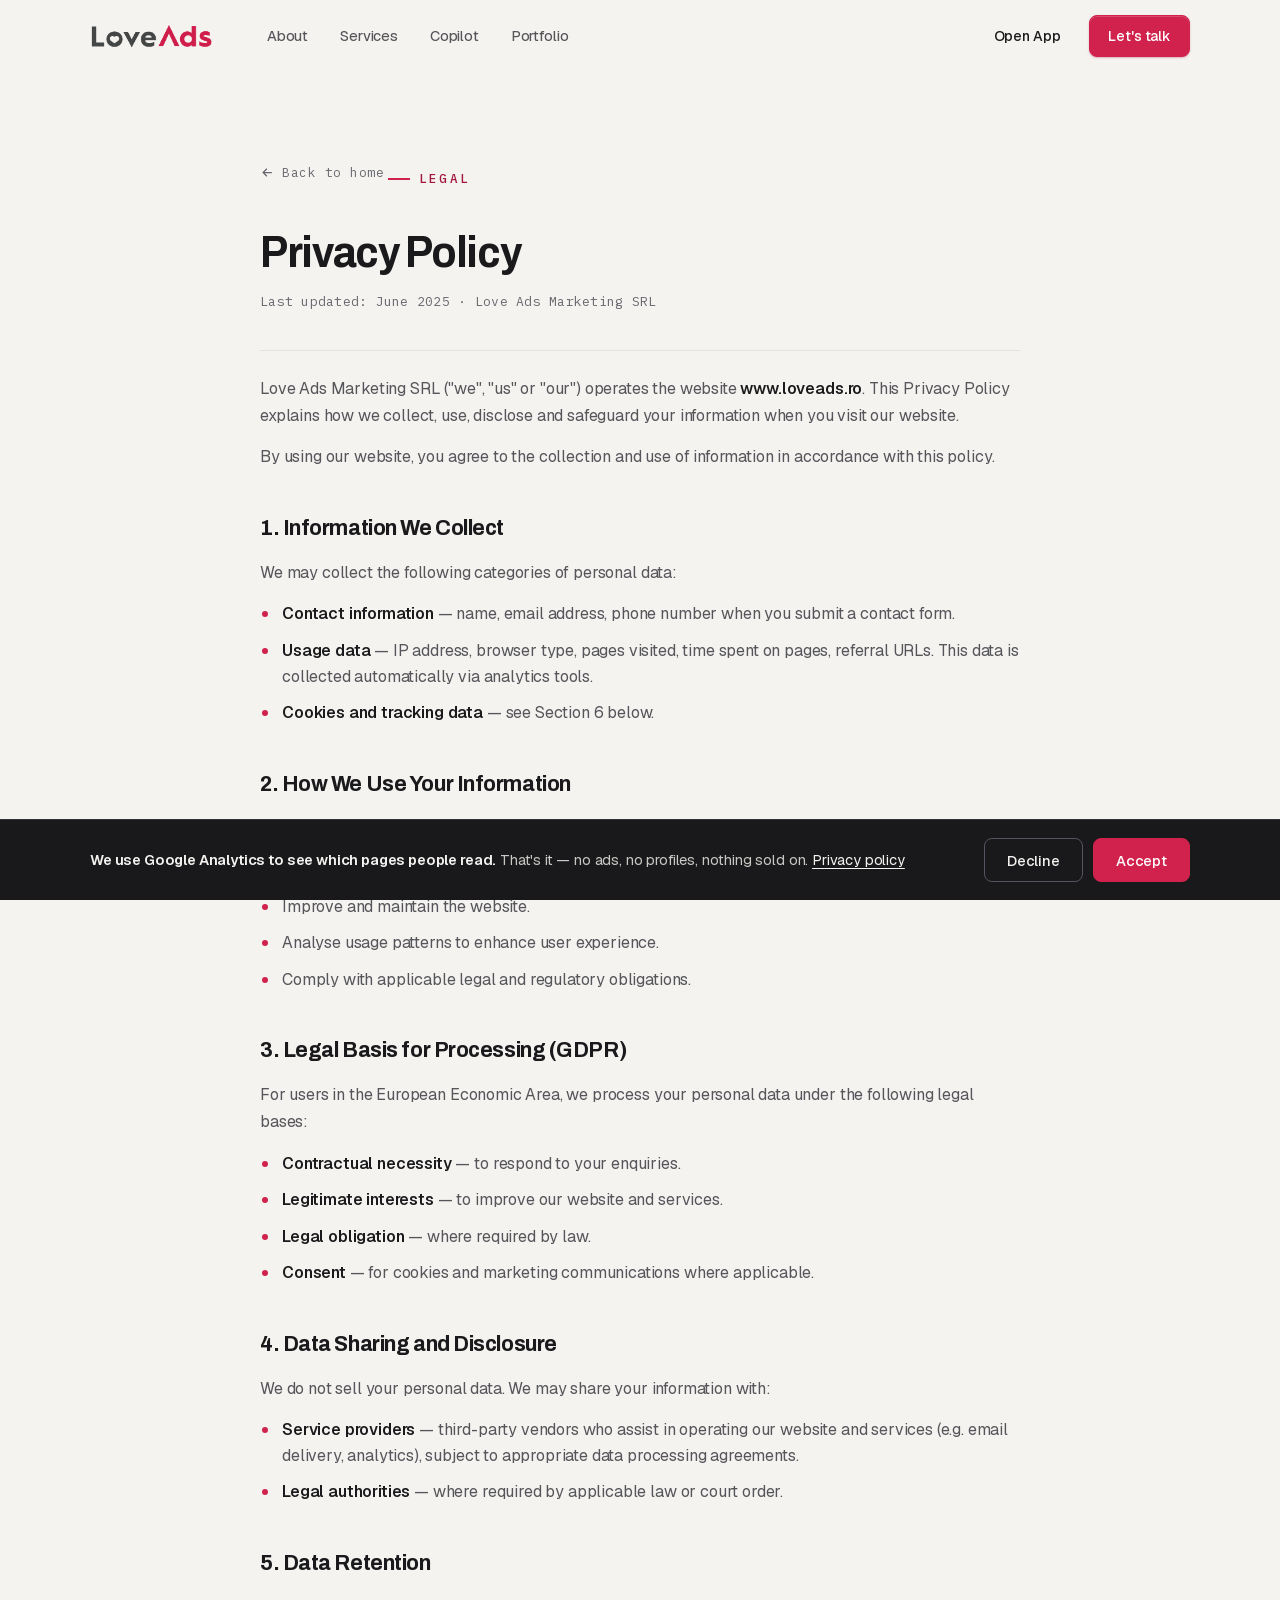
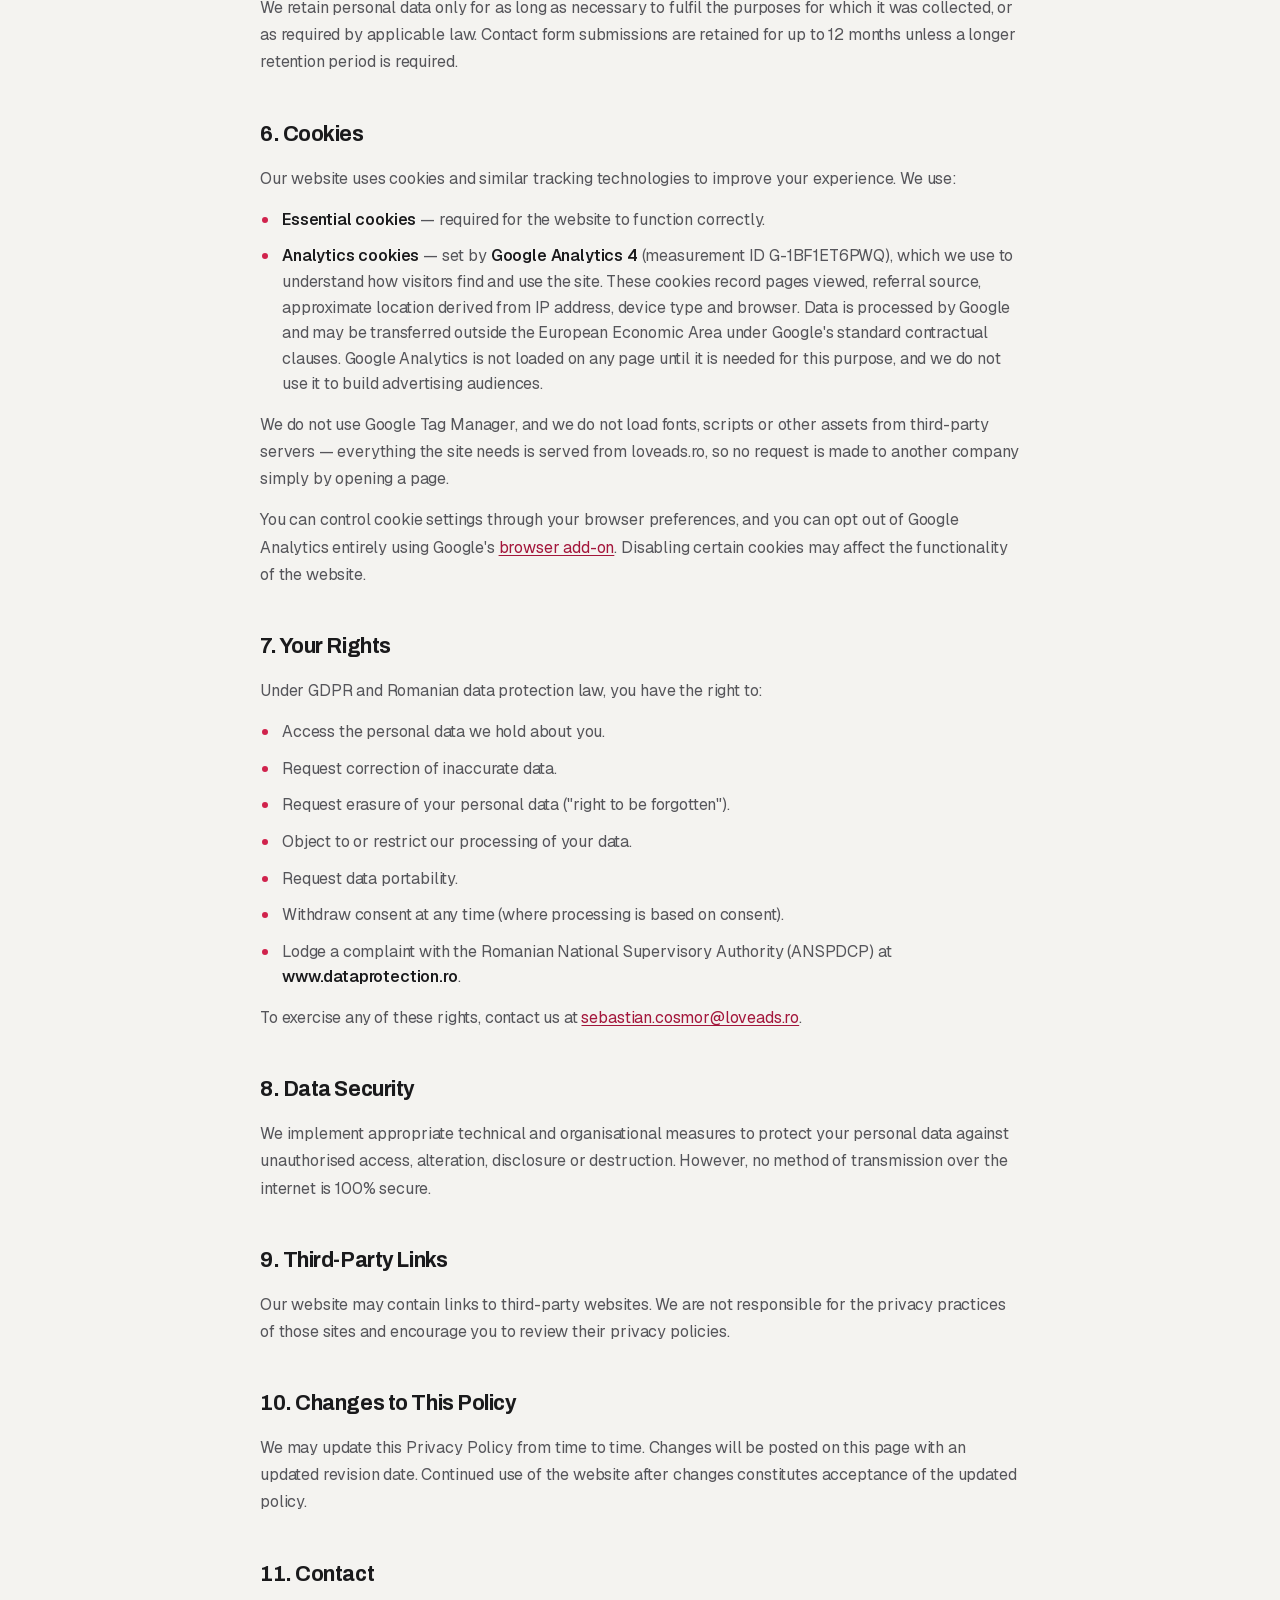
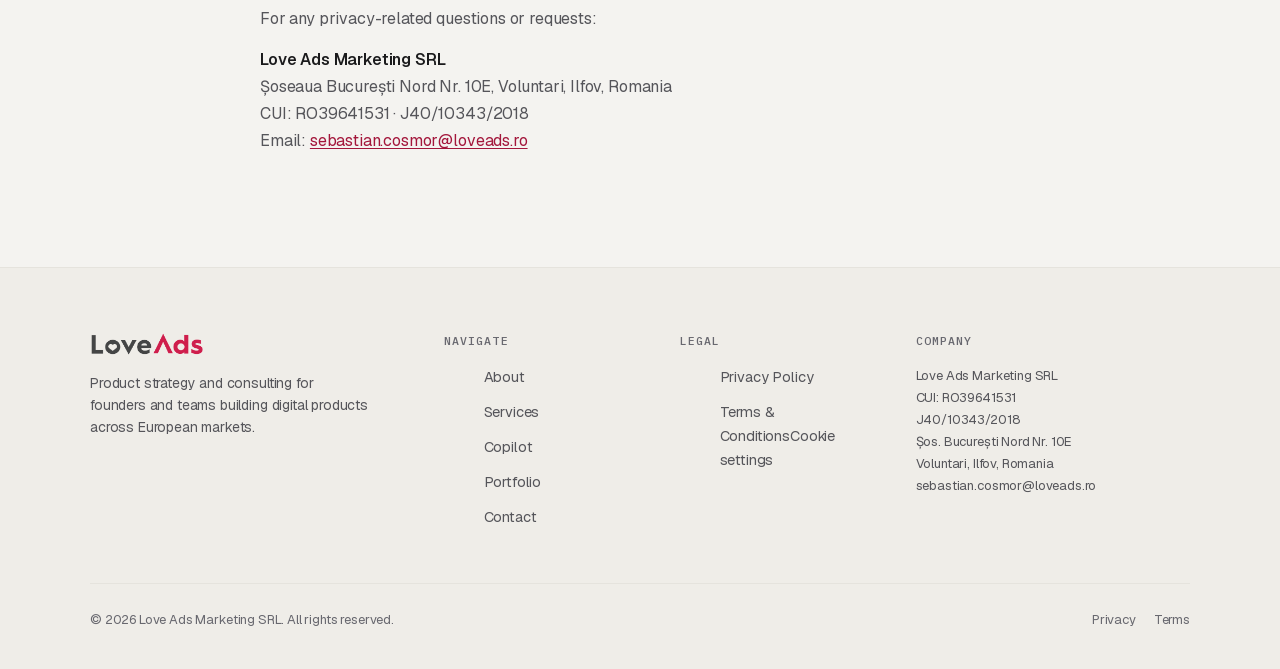
<file: privacy-policy.html>
<!DOCTYPE html>
<html lang="en">
<head>
<meta charset="UTF-8" />
<meta name="viewport" content="width=device-width, initial-scale=1.0" />
<title>Privacy Policy — Love Ads Marketing SRL</title>
<meta name="description" content="How Love Ads Marketing SRL collects, uses and protects personal data on loveads.ro — what we store, why, how long, and the GDPR rights you can exercise." />
<link rel="canonical" href="https://loveads.ro/privacy-policy.html" />
<meta name="robots" content="index, follow" />
<meta name="theme-color" content="#19191b" />
<link rel="icon" href="/favicon.ico" sizes="any" />
<link rel="icon" type="image/png" sizes="32x32" href="favicon-32.png" />
<link rel="apple-touch-icon" href="apple-touch-180.png" />
<link rel="manifest" href="/site.webmanifest" />
  <!-- Google tag (gtag.js) — GA4 with Consent Mode v2.
       The defaults must be set before gtag.js loads or Consent Mode does not apply,
       so this block is inline and the library is injected later, after load. -->
  <script>
    window.dataLayer = window.dataLayer || [];
    function gtag(){dataLayer.push(arguments);}
    gtag('consent', 'default', {
      ad_storage: 'denied', analytics_storage: 'denied',
      ad_user_data: 'denied', ad_personalization: 'denied',
      wait_for_update: 500
    });
    try {
      var c = JSON.parse(localStorage.getItem('loveads_consent') || 'null');
      var fresh = c && (Date.now() - new Date(c.at).getTime()) < 15552000000; // 6 months
      if (fresh && c.granted) {
        gtag('consent', 'update', {
          ad_storage: 'granted', analytics_storage: 'granted',
          ad_user_data: 'granted', ad_personalization: 'granted'
        });
      }
    } catch (e) {}
    gtag('js', new Date());
    gtag('config', 'G-1BF1ET6PWQ');
  </script>
  <link rel="preload" href="/includes/fonts/archivo-400-700-latin.woff2" as="font" type="font/woff2" crossorigin>
  <link rel="preload" href="/includes/fonts/geist-400-700-latin.woff2" as="font" type="font/woff2" crossorigin>
<link rel="stylesheet" href="site.css" />
<script>document.documentElement.classList.add('js');</script>
<script type="application/ld+json">
{
  "@context": "https://schema.org",
  "@graph": [
    {
      "@type": "WebPage",
      "name": "Privacy Policy",
      "url": "https://loveads.ro/privacy-policy.html",
      "description": "How Love Ads Marketing SRL collects, uses and protects personal data on loveads.ro.",
      "inLanguage": "en",
      "isPartOf": {
        "@type": "WebSite",
        "name": "LoveAds",
        "url": "https://loveads.ro/"
      },
      "publisher": {
        "@type": "Organization",
        "name": "Love Ads Marketing SRL",
        "url": "https://loveads.ro/"
      }
    },
    {
      "@type": "BreadcrumbList",
      "itemListElement": [
        {
          "@type": "ListItem",
          "position": 1,
          "name": "Home",
          "item": "https://loveads.ro/"
        },
        {
          "@type": "ListItem",
          "position": 2,
          "name": "Privacy Policy",
          "item": "https://loveads.ro/privacy-policy.html"
        }
      ]
    }
  ]
}
</script>

  <script defer src="/includes/js/consent.js"></script>
</head>
<body>

<!-- ===================== NAV ===================== -->
<header class="nav" id="nav">
  <div class="wrap nav-inner">
    <a class="brand" href="/">
      <img class="brand-wm" src="loveads-wordmark.png" alt="LoveAds" width="823" height="174" />
    </a>
    <nav class="nav-links">
      <a href="/#about">About</a>
      <a href="/#services">Services</a>
      <a href="/#copilot">Copilot</a>
      <a href="/#portfolio">Portfolio</a>
    </nav>
    <div class="nav-cta">
      <a class="btn btn-sm btn-ghost" href="https://copilot.loveads.ro">Open App</a>
      <a class="btn btn-sm btn-primary" href="/#contact">Let's talk</a>
      <button class="btn btn-sm btn-ghost nav-toggle" id="navToggle" aria-label="Menu"><svg viewBox="0 0 24 24" width="22" height="22" fill="none" stroke="currentColor" stroke-width="1.8"><path d="M4 7h16M4 12h16M4 17h16"/></svg></button>
    </div>
  </div>
  <div class="mmenu" id="mmenu">
    <a href="/#about">About</a>
    <a href="/#services">Services</a>
    <a href="/#copilot">Copilot</a>
    <a href="/#portfolio">Portfolio</a>
    <a href="/#contact">Contact</a>
    <a href="https://copilot.loveads.ro">Open App</a>
  </div>
</header>

<!-- ===================== LEGAL ===================== -->
<main class="legal">
  <div class="wrap">
    <div class="legal-inner">
      <a class="legal-back" href="/"><svg viewBox="0 0 24 24" fill="none" stroke="currentColor" stroke-width="2"><path d="M19 12H5M11 18l-6-6 6-6"/></svg>Back to home</a>
      <span class="eyebrow">Legal</span>
      <h1>Privacy Policy</h1>
      <p class="page-meta">Last updated: June 2025 · Love Ads Marketing SRL</p>

      <div class="legal-body">
        <p>Love Ads Marketing SRL ("we", "us" or "our") operates the website <strong>www.loveads.ro</strong>. This Privacy Policy explains how we collect, use, disclose and safeguard your information when you visit our website.</p>
        <p>By using our website, you agree to the collection and use of information in accordance with this policy.</p>

        <h2>1. Information We Collect</h2>
        <p>We may collect the following categories of personal data:</p>
        <ul>
          <li><strong>Contact information</strong> — name, email address, phone number when you submit a contact form.</li>
          <li><strong>Usage data</strong> — IP address, browser type, pages visited, time spent on pages, referral URLs. This data is collected automatically via analytics tools.</li>
          <li><strong>Cookies and tracking data</strong> — see Section 6 below.</li>
        </ul>

        <h2>2. How We Use Your Information</h2>
        <p>We use the information we collect to:</p>
        <ul>
          <li>Respond to enquiries and contact form submissions.</li>
          <li>Improve and maintain the website.</li>
          <li>Analyse usage patterns to enhance user experience.</li>
          <li>Comply with applicable legal and regulatory obligations.</li>
        </ul>

        <h2>3. Legal Basis for Processing (GDPR)</h2>
        <p>For users in the European Economic Area, we process your personal data under the following legal bases:</p>
        <ul>
          <li><strong>Contractual necessity</strong> — to respond to your enquiries.</li>
          <li><strong>Legitimate interests</strong> — to improve our website and services.</li>
          <li><strong>Legal obligation</strong> — where required by law.</li>
          <li><strong>Consent</strong> — for cookies and marketing communications where applicable.</li>
        </ul>

        <h2>4. Data Sharing and Disclosure</h2>
        <p>We do not sell your personal data. We may share your information with:</p>
        <ul>
          <li><strong>Service providers</strong> — third-party vendors who assist in operating our website and services (e.g. email delivery, analytics), subject to appropriate data processing agreements.</li>
          <li><strong>Legal authorities</strong> — where required by applicable law or court order.</li>
        </ul>

        <h2>5. Data Retention</h2>
        <p>We retain personal data only for as long as necessary to fulfil the purposes for which it was collected, or as required by applicable law. Contact form submissions are retained for up to 12 months unless a longer retention period is required.</p>

        <h2>6. Cookies</h2>
        <p>Our website uses cookies and similar tracking technologies to improve your experience. We use:</p>
        <ul>
          <li><strong>Essential cookies</strong> — required for the website to function correctly.</li>
          <li><strong>Analytics cookies</strong> — set by <strong>Google Analytics 4</strong> (measurement ID G-1BF1ET6PWQ), which we use to understand how visitors find and use the site. These cookies record pages viewed, referral source, approximate location derived from IP address, device type and browser. Data is processed by Google and may be transferred outside the European Economic Area under Google's standard contractual clauses. Google Analytics is not loaded on any page until it is needed for this purpose, and we do not use it to build advertising audiences.</li>
        </ul>
        <p>We do not use Google Tag Manager, and we do not load fonts, scripts or other assets from third-party servers — everything the site needs is served from loveads.ro, so no request is made to another company simply by opening a page.</p>
        <p>You can control cookie settings through your browser preferences, and you can opt out of Google Analytics entirely using Google's <a href="https://tools.google.com/dlpage/gaoptout" rel="nofollow noopener" target="_blank">browser add-on</a>. Disabling certain cookies may affect the functionality of the website.</p>

        <h2>7. Your Rights</h2>
        <p>Under GDPR and Romanian data protection law, you have the right to:</p>
        <ul>
          <li>Access the personal data we hold about you.</li>
          <li>Request correction of inaccurate data.</li>
          <li>Request erasure of your personal data ("right to be forgotten").</li>
          <li>Object to or restrict our processing of your data.</li>
          <li>Request data portability.</li>
          <li>Withdraw consent at any time (where processing is based on consent).</li>
          <li>Lodge a complaint with the Romanian National Supervisory Authority (ANSPDCP) at <strong>www.dataprotection.ro</strong>.</li>
        </ul>
        <p>To exercise any of these rights, contact us at <a href="mailto:sebastian.cosmor@loveads.ro">sebastian.cosmor@loveads.ro</a>.</p>

        <h2>8. Data Security</h2>
        <p>We implement appropriate technical and organisational measures to protect your personal data against unauthorised access, alteration, disclosure or destruction. However, no method of transmission over the internet is 100% secure.</p>

        <h2>9. Third-Party Links</h2>
        <p>Our website may contain links to third-party websites. We are not responsible for the privacy practices of those sites and encourage you to review their privacy policies.</p>

        <h2>10. Changes to This Policy</h2>
        <p>We may update this Privacy Policy from time to time. Changes will be posted on this page with an updated revision date. Continued use of the website after changes constitutes acceptance of the updated policy.</p>

        <h2>11. Contact</h2>
        <p>For any privacy-related questions or requests:</p>
        <p>
          <strong>Love Ads Marketing SRL</strong><br />
          Șoseaua București Nord Nr. 10E, Voluntari, Ilfov, Romania<br />
          CUI: RO39641531 · J40/10343/2018<br />
          Email: <a href="mailto:sebastian.cosmor@loveads.ro">sebastian.cosmor@loveads.ro</a>
        </p>
      </div>
    </div>
  </div>
</main>

<!-- ===================== FOOTER ===================== -->
<footer class="footer">
  <div class="wrap">
    <div class="footer-grid">
      <div>
        <a class="brand" href="/"><img class="brand-wm" src="loveads-wordmark.png" alt="LoveAds" width="823" height="174" loading="lazy" style="height:24px;" /></a>
        <p class="desc">Product strategy and consulting for founders and teams building digital products across European markets.</p>
      </div>
      <div>
        <h2>Navigate</h2>
        <ul><li><a href="/#about">About</a></li><li><a href="/#services">Services</a></li><li><a href="/copilot/">Copilot</a></li><li><a href="/#portfolio">Portfolio</a></li><li><a href="/#contact">Contact</a></li></ul>
      </div>
      <div>
        <h2>Legal</h2>
        <ul><li><a href="privacy-policy.html">Privacy Policy</a></li><li><a href="terms.html">Terms &amp; Conditions</a><a href="#" data-consent-reopen>Cookie settings</a></li></ul>
      </div>
      <div>
        <h2>Company</h2>
        <p class="company">Love Ads Marketing SRL<br/>CUI: RO39641531<br/>J40/10343/2018<br/>Șos. București Nord Nr. 10E<br/>Voluntari, Ilfov, Romania<br/><a href="mailto:sebastian.cosmor@loveads.ro">sebastian.cosmor@loveads.ro</a></p>
      </div>
    </div>
    <div class="footer-bottom">
      <span>© <span id="year"></span> Love Ads Marketing SRL. All rights reserved.</span>
      <span class="row" style="display:flex;gap:18px;"><a href="privacy-policy.html">Privacy</a><a href="terms.html">Terms</a></span>
    </div>
  </div>
</footer>

<script>
  document.getElementById('year').textContent = new Date().getFullYear();
  const nav=document.getElementById('nav');
  addEventListener('scroll',()=>nav.classList.toggle('scrolled',scrollY>8),{passive:true});
  const mt=document.getElementById('navToggle'),mm=document.getElementById('mmenu');
  mt.addEventListener('click',()=>mm.classList.toggle('open'));
  mm.querySelectorAll('a').forEach(a=>a.addEventListener('click',()=>mm.classList.remove('open')));
</script>
</body>
</html>
</file>
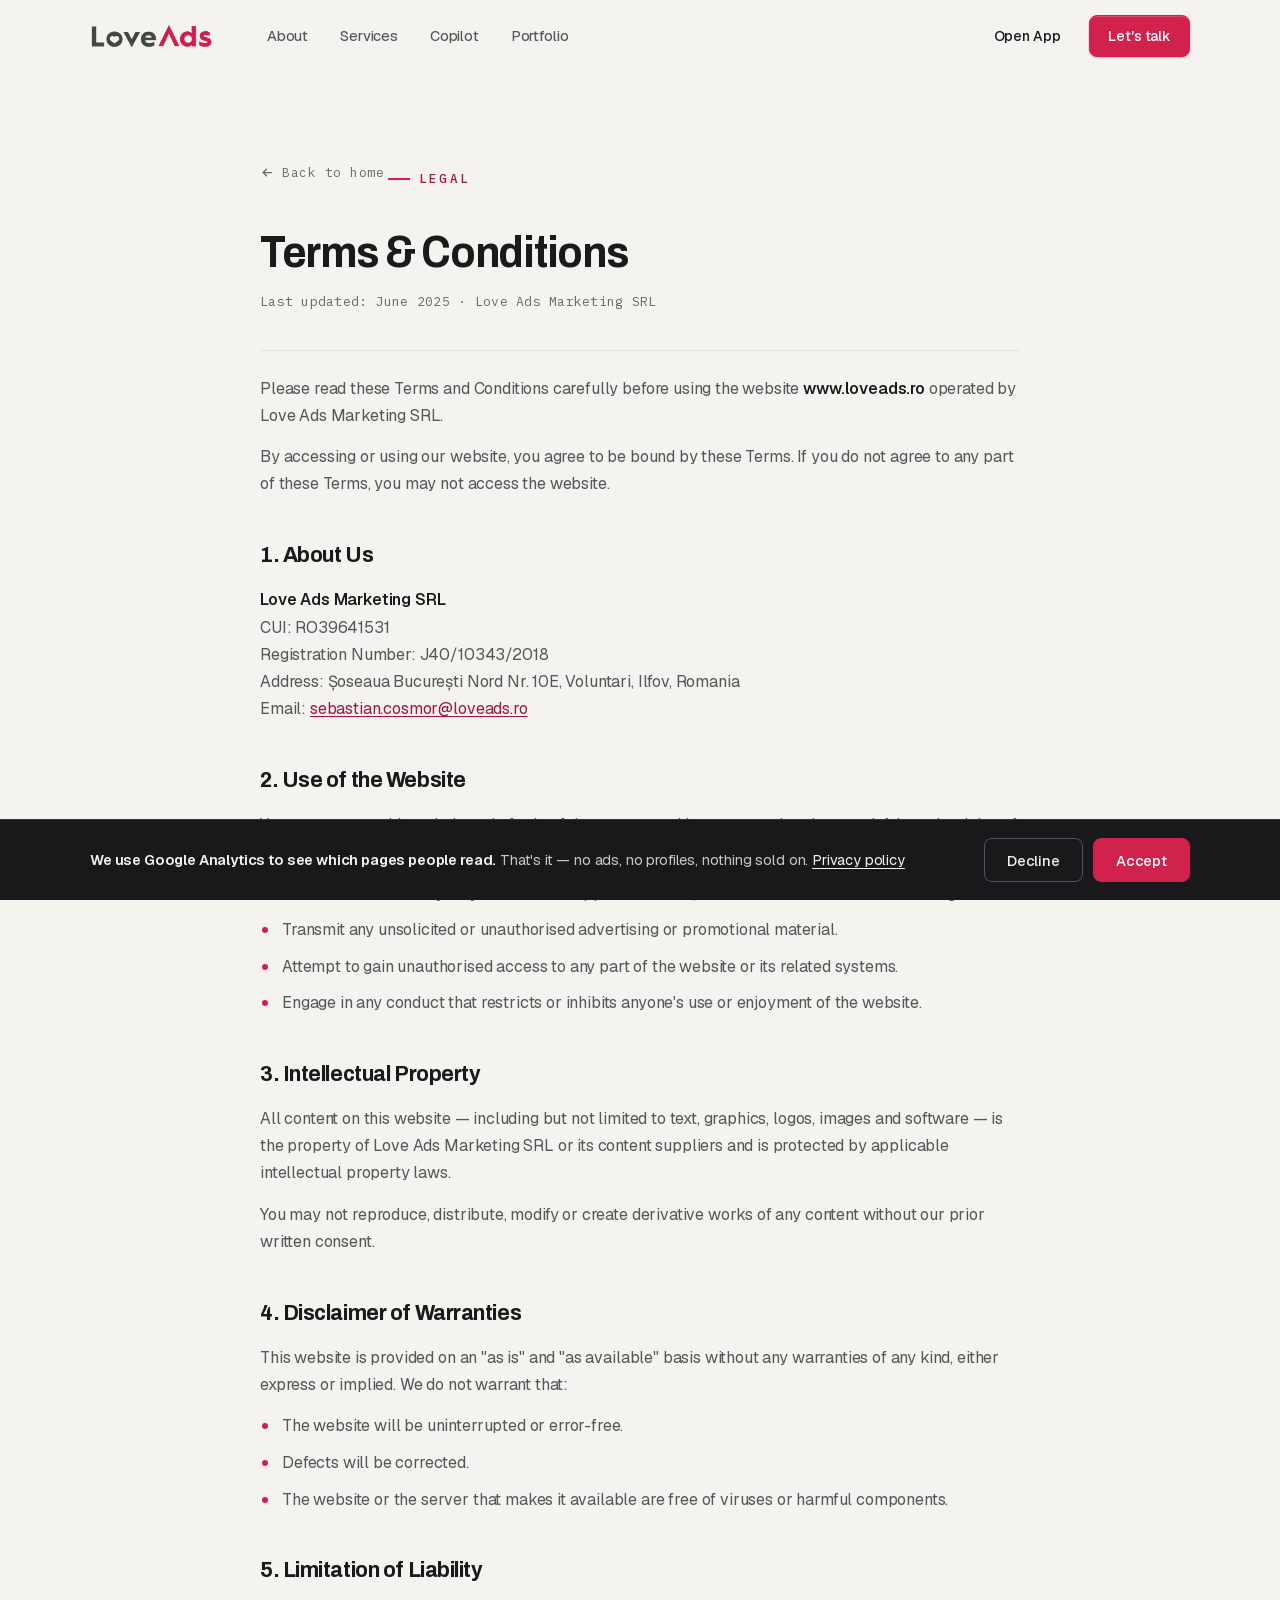
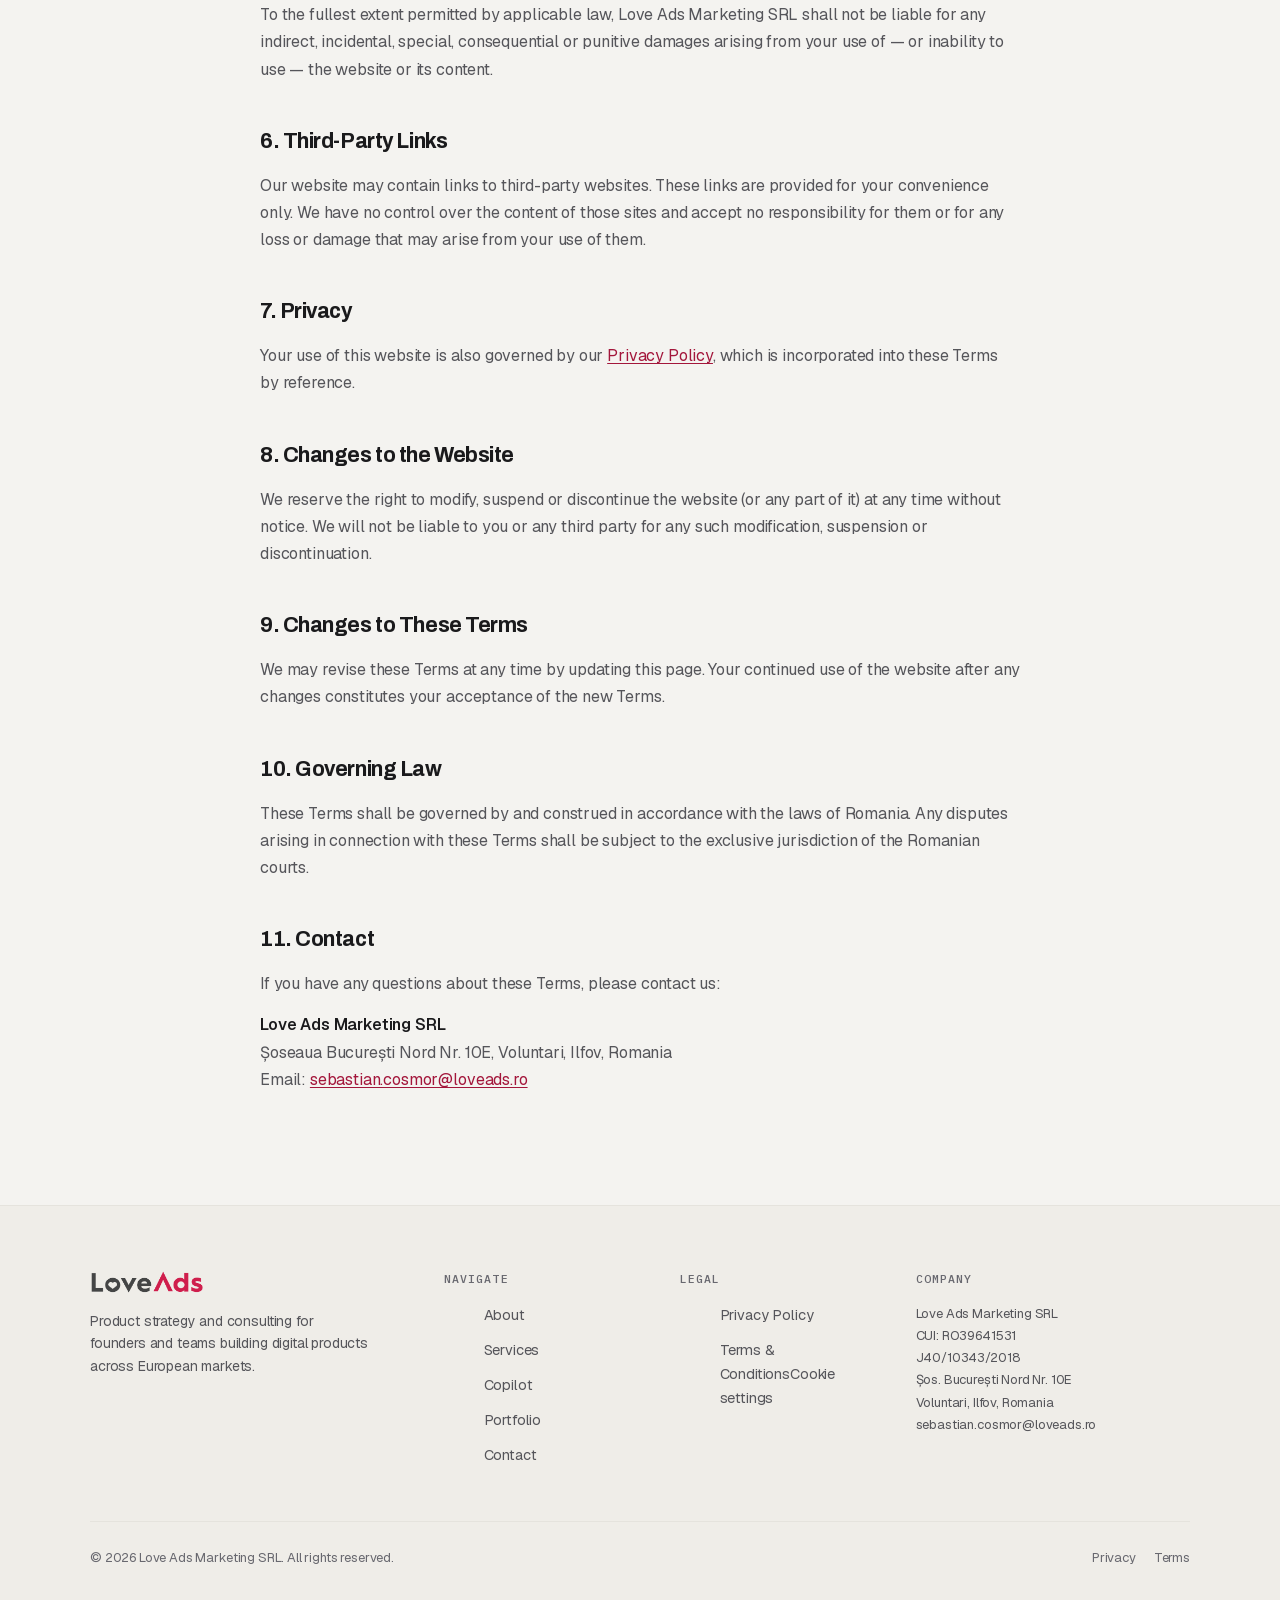
<file: terms.html>
<!DOCTYPE html>
<html lang="en">
<head>
<meta charset="UTF-8" />
<meta name="viewport" content="width=device-width, initial-scale=1.0" />
<title>Terms &amp; Conditions — Love Ads Marketing SRL</title>
<meta name="description" content="Terms and conditions for using loveads.ro and the services of Love Ads Marketing SRL — scope, liability, intellectual property and applicable law." />
<link rel="canonical" href="https://loveads.ro/terms.html" />
<meta name="robots" content="index, follow" />
<meta name="theme-color" content="#19191b" />
<link rel="icon" href="/favicon.ico" sizes="any" />
<link rel="icon" type="image/png" sizes="32x32" href="favicon-32.png" />
<link rel="apple-touch-icon" href="apple-touch-180.png" />
<link rel="manifest" href="/site.webmanifest" />
  <!-- Google tag (gtag.js) — GA4 with Consent Mode v2.
       The defaults must be set before gtag.js loads or Consent Mode does not apply,
       so this block is inline and the library is injected later, after load. -->
  <script>
    window.dataLayer = window.dataLayer || [];
    function gtag(){dataLayer.push(arguments);}
    gtag('consent', 'default', {
      ad_storage: 'denied', analytics_storage: 'denied',
      ad_user_data: 'denied', ad_personalization: 'denied',
      wait_for_update: 500
    });
    try {
      var c = JSON.parse(localStorage.getItem('loveads_consent') || 'null');
      var fresh = c && (Date.now() - new Date(c.at).getTime()) < 15552000000; // 6 months
      if (fresh && c.granted) {
        gtag('consent', 'update', {
          ad_storage: 'granted', analytics_storage: 'granted',
          ad_user_data: 'granted', ad_personalization: 'granted'
        });
      }
    } catch (e) {}
    gtag('js', new Date());
    gtag('config', 'G-1BF1ET6PWQ');
  </script>
  <link rel="preload" href="/includes/fonts/archivo-400-700-latin.woff2" as="font" type="font/woff2" crossorigin>
  <link rel="preload" href="/includes/fonts/geist-400-700-latin.woff2" as="font" type="font/woff2" crossorigin>
<link rel="stylesheet" href="site.css" />
<script>document.documentElement.classList.add('js');</script>
<script type="application/ld+json">
{
  "@context": "https://schema.org",
  "@graph": [
    {
      "@type": "WebPage",
      "name": "Terms & Conditions",
      "url": "https://loveads.ro/terms.html",
      "description": "Terms and conditions for using loveads.ro and the services of Love Ads Marketing SRL.",
      "inLanguage": "en",
      "isPartOf": {
        "@type": "WebSite",
        "name": "LoveAds",
        "url": "https://loveads.ro/"
      },
      "publisher": {
        "@type": "Organization",
        "name": "Love Ads Marketing SRL",
        "url": "https://loveads.ro/"
      }
    },
    {
      "@type": "BreadcrumbList",
      "itemListElement": [
        {
          "@type": "ListItem",
          "position": 1,
          "name": "Home",
          "item": "https://loveads.ro/"
        },
        {
          "@type": "ListItem",
          "position": 2,
          "name": "Terms & Conditions",
          "item": "https://loveads.ro/terms.html"
        }
      ]
    }
  ]
}
</script>

  <script defer src="/includes/js/consent.js"></script>
</head>
<body>

<!-- ===================== NAV ===================== -->
<header class="nav" id="nav">
  <div class="wrap nav-inner">
    <a class="brand" href="/">
      <img class="brand-wm" src="loveads-wordmark.png" alt="LoveAds" width="823" height="174" />
    </a>
    <nav class="nav-links">
      <a href="/#about">About</a>
      <a href="/#services">Services</a>
      <a href="/#copilot">Copilot</a>
      <a href="/#portfolio">Portfolio</a>
    </nav>
    <div class="nav-cta">
      <a class="btn btn-sm btn-ghost" href="https://copilot.loveads.ro">Open App</a>
      <a class="btn btn-sm btn-primary" href="/#contact">Let's talk</a>
      <button class="btn btn-sm btn-ghost nav-toggle" id="navToggle" aria-label="Menu"><svg viewBox="0 0 24 24" width="22" height="22" fill="none" stroke="currentColor" stroke-width="1.8"><path d="M4 7h16M4 12h16M4 17h16"/></svg></button>
    </div>
  </div>
  <div class="mmenu" id="mmenu">
    <a href="/#about">About</a>
    <a href="/#services">Services</a>
    <a href="/#copilot">Copilot</a>
    <a href="/#portfolio">Portfolio</a>
    <a href="/#contact">Contact</a>
    <a href="https://copilot.loveads.ro">Open App</a>
  </div>
</header>

<!-- ===================== LEGAL ===================== -->
<main class="legal">
  <div class="wrap">
    <div class="legal-inner">
      <a class="legal-back" href="/"><svg viewBox="0 0 24 24" fill="none" stroke="currentColor" stroke-width="2"><path d="M19 12H5M11 18l-6-6 6-6"/></svg>Back to home</a>
      <span class="eyebrow">Legal</span>
      <h1>Terms &amp; Conditions</h1>
      <p class="page-meta">Last updated: June 2025 · Love Ads Marketing SRL</p>

      <div class="legal-body">
        <p>Please read these Terms and Conditions carefully before using the website <strong>www.loveads.ro</strong> operated by Love Ads Marketing SRL.</p>
        <p>By accessing or using our website, you agree to be bound by these Terms. If you do not agree to any part of these Terms, you may not access the website.</p>

        <h2>1. About Us</h2>
        <p>
          <strong>Love Ads Marketing SRL</strong><br />
          CUI: RO39641531<br />
          Registration Number: J40/10343/2018<br />
          Address: Șoseaua București Nord Nr. 10E, Voluntari, Ilfov, Romania<br />
          Email: <a href="mailto:sebastian.cosmor@loveads.ro">sebastian.cosmor@loveads.ro</a>
        </p>

        <h2>2. Use of the Website</h2>
        <p>You agree to use this website only for lawful purposes and in a manner that does not infringe the rights of others. You must not:</p>
        <ul>
          <li>Use the website in any way that violates applicable local, national or international laws or regulations.</li>
          <li>Transmit any unsolicited or unauthorised advertising or promotional material.</li>
          <li>Attempt to gain unauthorised access to any part of the website or its related systems.</li>
          <li>Engage in any conduct that restricts or inhibits anyone's use or enjoyment of the website.</li>
        </ul>

        <h2>3. Intellectual Property</h2>
        <p>All content on this website — including but not limited to text, graphics, logos, images and software — is the property of Love Ads Marketing SRL or its content suppliers and is protected by applicable intellectual property laws.</p>
        <p>You may not reproduce, distribute, modify or create derivative works of any content without our prior written consent.</p>

        <h2>4. Disclaimer of Warranties</h2>
        <p>This website is provided on an "as is" and "as available" basis without any warranties of any kind, either express or implied. We do not warrant that:</p>
        <ul>
          <li>The website will be uninterrupted or error-free.</li>
          <li>Defects will be corrected.</li>
          <li>The website or the server that makes it available are free of viruses or harmful components.</li>
        </ul>

        <h2>5. Limitation of Liability</h2>
        <p>To the fullest extent permitted by applicable law, Love Ads Marketing SRL shall not be liable for any indirect, incidental, special, consequential or punitive damages arising from your use of — or inability to use — the website or its content.</p>

        <h2>6. Third-Party Links</h2>
        <p>Our website may contain links to third-party websites. These links are provided for your convenience only. We have no control over the content of those sites and accept no responsibility for them or for any loss or damage that may arise from your use of them.</p>

        <h2>7. Privacy</h2>
        <p>Your use of this website is also governed by our <a href="privacy-policy.html">Privacy Policy</a>, which is incorporated into these Terms by reference.</p>

        <h2>8. Changes to the Website</h2>
        <p>We reserve the right to modify, suspend or discontinue the website (or any part of it) at any time without notice. We will not be liable to you or any third party for any such modification, suspension or discontinuation.</p>

        <h2>9. Changes to These Terms</h2>
        <p>We may revise these Terms at any time by updating this page. Your continued use of the website after any changes constitutes your acceptance of the new Terms.</p>

        <h2>10. Governing Law</h2>
        <p>These Terms shall be governed by and construed in accordance with the laws of Romania. Any disputes arising in connection with these Terms shall be subject to the exclusive jurisdiction of the Romanian courts.</p>

        <h2>11. Contact</h2>
        <p>If you have any questions about these Terms, please contact us:</p>
        <p>
          <strong>Love Ads Marketing SRL</strong><br />
          Șoseaua București Nord Nr. 10E, Voluntari, Ilfov, Romania<br />
          Email: <a href="mailto:sebastian.cosmor@loveads.ro">sebastian.cosmor@loveads.ro</a>
        </p>
      </div>
    </div>
  </div>
</main>

<!-- ===================== FOOTER ===================== -->
<footer class="footer">
  <div class="wrap">
    <div class="footer-grid">
      <div>
        <a class="brand" href="/"><img class="brand-wm" src="loveads-wordmark.png" alt="LoveAds" width="823" height="174" loading="lazy" style="height:24px;" /></a>
        <p class="desc">Product strategy and consulting for founders and teams building digital products across European markets.</p>
      </div>
      <div>
        <h2>Navigate</h2>
        <ul><li><a href="/#about">About</a></li><li><a href="/#services">Services</a></li><li><a href="/copilot/">Copilot</a></li><li><a href="/#portfolio">Portfolio</a></li><li><a href="/#contact">Contact</a></li></ul>
      </div>
      <div>
        <h2>Legal</h2>
        <ul><li><a href="privacy-policy.html">Privacy Policy</a></li><li><a href="terms.html">Terms &amp; Conditions</a><a href="#" data-consent-reopen>Cookie settings</a></li></ul>
      </div>
      <div>
        <h2>Company</h2>
        <p class="company">Love Ads Marketing SRL<br/>CUI: RO39641531<br/>J40/10343/2018<br/>Șos. București Nord Nr. 10E<br/>Voluntari, Ilfov, Romania<br/><a href="mailto:sebastian.cosmor@loveads.ro">sebastian.cosmor@loveads.ro</a></p>
      </div>
    </div>
    <div class="footer-bottom">
      <span>© <span id="year"></span> Love Ads Marketing SRL. All rights reserved.</span>
      <span class="row" style="display:flex;gap:18px;"><a href="privacy-policy.html">Privacy</a><a href="terms.html">Terms</a></span>
    </div>
  </div>
</footer>

<script>
  document.getElementById('year').textContent = new Date().getFullYear();
  const nav=document.getElementById('nav');
  addEventListener('scroll',()=>nav.classList.toggle('scrolled',scrollY>8),{passive:true});
  const mt=document.getElementById('navToggle'),mm=document.getElementById('mmenu');
  mt.addEventListener('click',()=>mm.classList.toggle('open'));
  mm.querySelectorAll('a').forEach(a=>a.addEventListener('click',()=>mm.classList.remove('open')));
</script>
</body>
</html>
</file>
<file: site.css>
/* ============================================================
   LoveAds — marketing site
   Editorial operator system · crimson + charcoal + Geist
   ============================================================ */
/* Self-hosted fonts. Previously loaded from fonts.googleapis.com, which cost two
   DNS+TLS handshakes on the critical path and sent every visitor's IP to Google.
   All three families are SIL OFL, so redistribution from our own origin is allowed.
   Latin + Latin Extended only — Latin Extended carries the Romanian diacritics used
   in the legal pages. */
@font-face{font-family:'Archivo';font-style:normal;font-weight:400 700;font-stretch:62% 125%;font-display:swap;src:url(/includes/fonts/archivo-400-700-latin-ext.woff2) format('woff2');unicode-range:U+0100-02BA, U+02BD-02C5, U+02C7-02CC, U+02CE-02D7, U+02DD-02FF, U+0304, U+0308, U+0329, U+1D00-1DBF, U+1E00-1E9F, U+1EF2-1EFF, U+2020, U+20A0-20AB, U+20AD-20C0, U+2113, U+2C60-2C7F, U+A720-A7FF;}
@font-face{font-family:'Archivo';font-style:normal;font-weight:400 700;font-stretch:62% 125%;font-display:swap;src:url(/includes/fonts/archivo-400-700-latin.woff2) format('woff2');unicode-range:U+0000-00FF, U+0131, U+0152-0153, U+02BB-02BC, U+02C6, U+02DA, U+02DC, U+0304, U+0308, U+0329, U+2000-206F, U+20AC, U+2122, U+2191, U+2193, U+2212, U+2215, U+FEFF, U+FFFD;}
@font-face{font-family:'Geist';font-style:normal;font-weight:400 700;font-display:swap;src:url(/includes/fonts/geist-400-700-latin-ext.woff2) format('woff2');unicode-range:U+0100-02BA, U+02BD-02C5, U+02C7-02CC, U+02CE-02D7, U+02DD-02FF, U+0304, U+0308, U+0329, U+1D00-1DBF, U+1E00-1E9F, U+1EF2-1EFF, U+2020, U+20A0-20AB, U+20AD-20C0, U+2113, U+2C60-2C7F, U+A720-A7FF;}
@font-face{font-family:'Geist';font-style:normal;font-weight:400 700;font-display:swap;src:url(/includes/fonts/geist-400-700-latin.woff2) format('woff2');unicode-range:U+0000-00FF, U+0131, U+0152-0153, U+02BB-02BC, U+02C6, U+02DA, U+02DC, U+0304, U+0308, U+0329, U+2000-206F, U+20AC, U+2122, U+2191, U+2193, U+2212, U+2215, U+FEFF, U+FFFD;}
@font-face{font-family:'IBM Plex Mono';font-style:normal;font-weight:400;font-display:swap;src:url(/includes/fonts/plexmono-400-latin-ext.woff2) format('woff2');unicode-range:U+0100-02BA, U+02BD-02C5, U+02C7-02CC, U+02CE-02D7, U+02DD-02FF, U+0304, U+0308, U+0329, U+1D00-1DBF, U+1E00-1E9F, U+1EF2-1EFF, U+2020, U+20A0-20AB, U+20AD-20C0, U+2113, U+2C60-2C7F, U+A720-A7FF;}
@font-face{font-family:'IBM Plex Mono';font-style:normal;font-weight:400;font-display:swap;src:url(/includes/fonts/plexmono-400-latin.woff2) format('woff2');unicode-range:U+0000-00FF, U+0131, U+0152-0153, U+02BB-02BC, U+02C6, U+02DA, U+02DC, U+0304, U+0308, U+0329, U+2000-206F, U+20AC, U+2122, U+2191, U+2193, U+2212, U+2215, U+FEFF, U+FFFD;}
@font-face{font-family:'IBM Plex Mono';font-style:normal;font-weight:500;font-display:swap;src:url(/includes/fonts/plexmono-500-latin-ext.woff2) format('woff2');unicode-range:U+0100-02BA, U+02BD-02C5, U+02C7-02CC, U+02CE-02D7, U+02DD-02FF, U+0304, U+0308, U+0329, U+1D00-1DBF, U+1E00-1E9F, U+1EF2-1EFF, U+2020, U+20A0-20AB, U+20AD-20C0, U+2113, U+2C60-2C7F, U+A720-A7FF;}
@font-face{font-family:'IBM Plex Mono';font-style:normal;font-weight:500;font-display:swap;src:url(/includes/fonts/plexmono-500-latin.woff2) format('woff2');unicode-range:U+0000-00FF, U+0131, U+0152-0153, U+02BB-02BC, U+02C6, U+02DA, U+02DC, U+0304, U+0308, U+0329, U+2000-206F, U+20AC, U+2122, U+2191, U+2193, U+2212, U+2215, U+FEFF, U+FFFD;}
@font-face{font-family:'IBM Plex Mono';font-style:normal;font-weight:600;font-display:swap;src:url(/includes/fonts/plexmono-600-latin-ext.woff2) format('woff2');unicode-range:U+0100-02BA, U+02BD-02C5, U+02C7-02CC, U+02CE-02D7, U+02DD-02FF, U+0304, U+0308, U+0329, U+1D00-1DBF, U+1E00-1E9F, U+1EF2-1EFF, U+2020, U+20A0-20AB, U+20AD-20C0, U+2113, U+2C60-2C7F, U+A720-A7FF;}
@font-face{font-family:'IBM Plex Mono';font-style:normal;font-weight:600;font-display:swap;src:url(/includes/fonts/plexmono-600-latin.woff2) format('woff2');unicode-range:U+0000-00FF, U+0131, U+0152-0153, U+02BB-02BC, U+02C6, U+02DA, U+02DC, U+0304, U+0308, U+0329, U+2000-206F, U+20AC, U+2122, U+2191, U+2193, U+2212, U+2215, U+FEFF, U+FFFD;}
@font-face{font-family:'IBM Plex Mono';font-style:normal;font-weight:700;font-display:swap;src:url(/includes/fonts/plexmono-700-latin-ext.woff2) format('woff2');unicode-range:U+0100-02BA, U+02BD-02C5, U+02C7-02CC, U+02CE-02D7, U+02DD-02FF, U+0304, U+0308, U+0329, U+1D00-1DBF, U+1E00-1E9F, U+1EF2-1EFF, U+2020, U+20A0-20AB, U+20AD-20C0, U+2113, U+2C60-2C7F, U+A720-A7FF;}
@font-face{font-family:'IBM Plex Mono';font-style:normal;font-weight:700;font-display:swap;src:url(/includes/fonts/plexmono-700-latin.woff2) format('woff2');unicode-range:U+0000-00FF, U+0131, U+0152-0153, U+02BB-02BC, U+02C6, U+02DA, U+02DC, U+0304, U+0308, U+0329, U+2000-206F, U+20AC, U+2122, U+2191, U+2193, U+2212, U+2215, U+FEFF, U+FFFD;}
:root{
  --canvas:#f4f3f0;      /* warm-neutral paper */
  --canvas-2:#efede8;
  --surface:#ffffff;
  --ink:#19191b;         /* charcoal sections */
  --ink-2:#212124;
  --ink-line:#33333a;
  --text:#1a1a1c;
  --text-2:#55555a;
  --text-3:#68686f;   /* >=4.73:1 on all three grounds (surface, canvas, canvas-2) — was #8a8a90 at 3.09 */
  --on-ink:#f3f2ef;
  --on-ink-2:#a6a6ac;
  --on-ink-3:#85858e; /* 4.80:1 on ink — was #6f6f77 at 3.52 */
  --line:#e5e3dd;
  --line-2:#d8d5cc;
  --accent:#d0224c;
  --accent-hover:#b91e44;
  --accent-text:#a3163b;
  --accent-tint:#fbe7ec;
  --opp:#1f7a52;
  --risk:#b42318;
  --display:'Archivo',system-ui,-apple-system,'Segoe UI',sans-serif;
  --sans:'Geist',system-ui,-apple-system,'Segoe UI',sans-serif;
  --mono:'IBM Plex Mono',ui-monospace,'SF Mono',Menlo,monospace;
  --maxw:1180px;
  --pad:40px;
}

*{box-sizing:border-box;margin:0;}
html{scroll-behavior:smooth;}
body{
  overflow-x:clip;
  font-family:var(--sans);background:var(--canvas);color:var(--text);
  -webkit-font-smoothing:antialiased;text-rendering:optimizeLegibility;
  font-size:16px;line-height:1.5;letter-spacing:-0.01em;
}
a{color:inherit;text-decoration:none;}
img{max-width:100%;display:block;}
.num{font-family:var(--mono);font-feature-settings:"tnum" 1,"zero" 1;letter-spacing:-0.02em;}
::selection{background:var(--accent);color:#fff;}

.wrap{max-width:var(--maxw);margin:0 auto;padding:0 var(--pad);}
.eyebrow{font-family:var(--mono);font-size:12.5px;font-weight:500;letter-spacing:0.18em;text-transform:uppercase;color:var(--accent-text);display:inline-flex;align-items:center;gap:9px;}
.eyebrow::before{content:"";width:22px;height:1.5px;background:var(--accent);display:inline-block;}
.eyebrow.center{justify-content:center;}
.eyebrow.on-ink{color:#ff6b8a;}

/* ---------- buttons ---------- */
.btn{display:inline-flex;align-items:center;gap:9px;height:50px;padding:0 24px;border-radius:8px;white-space:nowrap;
  font-family:var(--sans);font-size:15px;font-weight:500;letter-spacing:-0.01em;cursor:pointer;
  border:1px solid var(--line-2);background:var(--surface);color:var(--text);
  transition:transform .14s cubic-bezier(.2,.7,.3,1),background .16s,border-color .16s,box-shadow .16s;}
.btn svg{width:17px;height:17px;}
.btn-primary{background:var(--accent);border-color:var(--accent);color:#fff;
  box-shadow:0 1px 2px rgba(160,20,55,.3),inset 0 1px 0 rgba(255,255,255,.18);}
.btn-dark{background:var(--ink);border-color:var(--ink);color:var(--on-ink);}
.btn-ghost{background:transparent;border-color:transparent;color:var(--text);padding-left:6px;padding-right:6px;}
.btn-ghost .arrow{transition:transform .16s;}
.btn-on-ink{border-color:var(--ink-line);background:transparent;color:var(--on-ink);}
/* Every hover state on the site is gated behind a real pointer. On touch the tap
   fires a synthetic hover and the state stays stuck after the finger lifts —
   a lifted button that never comes back down. */
@media (hover:hover) and (pointer:fine){
  .btn:hover{transform:translateY(-1.5px);}
  .btn-primary:hover{background:var(--accent-hover);border-color:var(--accent-hover);box-shadow:0 10px 24px -8px rgba(208,34,76,.5);}
  .btn-dark:hover{background:#000;}
  .btn-ghost:hover{color:var(--accent-text);transform:none;}
  .btn-ghost:hover .arrow{transform:translateX(3px);}
  .btn-on-ink:hover{background:rgba(255,255,255,.06);}
}
/* The press is the deliberate half; the release snaps back on the same curve. */
.btn:active{transform:translateY(0) scale(.985);}
.btn-sm{height:42px;font-size:14px;padding:0 18px;}

/* ---------- nav ---------- */
.nav{position:sticky;top:0;z-index:50;background:rgba(244,243,240,.82);backdrop-filter:blur(14px) saturate(140%);
  border-bottom:1px solid transparent;transition:border-color .2s,background .2s;}
.nav.scrolled{border-color:var(--line);}
.nav-inner{display:flex;align-items:center;gap:32px;height:72px;}
.brand{display:flex;align-items:center;gap:11px;flex:none;}
.brand-wm{height:26px;width:auto;display:block;}
.nav-links{display:flex;align-items:center;gap:4px;margin-left:8px;}
.nav-links a{padding:8px 14px;border-radius:7px;font-size:14.5px;color:var(--text-2);font-weight:450;transition:color .14s,background .14s;}
.nav-cta{margin-left:auto;display:flex;align-items:center;gap:10px;}
.nav-toggle{display:none;}

/* ---------- hero ---------- */
.hero{padding:clamp(64px,9vw,120px) 0 clamp(56px,7vw,96px);position:relative;overflow:hidden;}
.hero-grid{display:grid;grid-template-columns:1.05fr .95fr;gap:64px;align-items:center;}
.hero h1{font-family:var(--display);font-size:clamp(38px,5.2vw,66px);line-height:1.04;letter-spacing:-0.03em;font-weight:700;font-variation-settings:'wdth' 92;margin:26px 0 0;text-wrap:balance;}
.hero h1 em{font-style:normal;color:var(--accent);}
.hero p.lead{font-size:clamp(17px,1.7vw,20px);line-height:1.55;color:var(--text-2);max-width:540px;margin-top:26px;}
.hero-cta{display:flex;gap:14px;margin-top:38px;flex-wrap:wrap;}
.hero-meta{display:flex;gap:34px;margin-top:48px;padding-top:30px;border-top:1px solid var(--line);}
.hero-meta .item .k{font-size:26px;font-weight:560;letter-spacing:-0.03em;}
.hero-meta .item .v{font-size:13px;color:var(--text-3);margin-top:3px;font-family:var(--mono);letter-spacing:0.02em;}

/* hero visual — the engagement "operating system" */
.os-panel{background:var(--surface);border:1px solid var(--line);border-radius:18px;overflow:hidden;
  box-shadow:0 40px 80px -50px rgba(20,16,12,.4),0 12px 30px -20px rgba(20,16,12,.2);}
.os-head{display:flex;align-items:center;justify-content:space-between;padding:16px 20px;border-bottom:1px solid var(--line);}
.os-head .t{font-size:13px;font-weight:560;letter-spacing:-0.01em;}
.os-head .badge{font-family:var(--mono);font-size:11px;letter-spacing:0.08em;text-transform:uppercase;color:var(--accent-text);background:var(--accent-tint);padding:4px 9px;border-radius:6px;}
.os-step{display:flex;align-items:center;gap:16px;padding:15px 20px;border-bottom:1px solid var(--line);transition:background .16s;}
.os-step:last-child{border-bottom:0;}
.os-step:hover{background:var(--canvas);}
.os-step .n{font-family:var(--mono);font-size:13px;color:var(--text-3);width:26px;flex:none;}
.os-step .label{font-size:14.5px;font-weight:500;flex:1;}
.os-step .sub{font-size:12.5px;color:var(--text-3);}
.os-step .tick{width:22px;height:22px;border-radius:50%;border:1.5px solid var(--line-2);display:flex;align-items:center;justify-content:center;flex:none;color:#fff;}
.os-step.done .tick{background:var(--accent);border-color:var(--accent);}
.os-step.now .tick{border-color:var(--accent);color:var(--accent);}
.os-step.now .tick::after{content:"";width:7px;height:7px;border-radius:50%;background:var(--accent);}

/* ---------- section scaffold ---------- */
section{padding:clamp(72px,9vw,116px) 0;}
.sec-head{max-width:680px;margin-bottom:54px;}
.sec-head.center{margin-left:auto;margin-right:auto;text-align:center;}
.sec-head h2{font-family:var(--display);font-size:clamp(28px,3.5vw,40px);line-height:1.1;letter-spacing:-0.028em;font-weight:700;font-variation-settings:'wdth' 92;margin-top:20px;text-wrap:balance;}
.sec-head p{font-size:17px;color:var(--text-2);margin-top:18px;line-height:1.55;}

/* ---------- copilot (charcoal moment) ---------- */
.copilot{background:var(--ink);color:var(--on-ink);border-radius:0;position:relative;overflow:hidden;}
.copilot::before{content:"";position:absolute;left:50%;top:-10%;transform:translateX(-50%);width:900px;height:600px;
  background:radial-gradient(circle,rgba(208,34,76,.16),transparent 62%);pointer-events:none;}
.copilot .wrap{position:relative;}
.copilot-grid{display:grid;grid-template-columns:1fr 1.05fr;gap:60px;align-items:center;}
.copilot h2{font-family:var(--display);font-size:clamp(29px,3.8vw,44px);line-height:1.06;letter-spacing:-0.03em;font-weight:700;font-variation-settings:'wdth' 92;color:#fff;margin-top:22px;}
.copilot p{color:var(--on-ink-2);font-size:17.5px;line-height:1.55;margin-top:22px;max-width:520px;}
.copilot-list{margin:30px 0 0;display:flex;flex-direction:column;gap:0;}
.copilot-list li{list-style:none;display:flex;gap:14px;align-items:flex-start;padding:16px 0;border-top:1px solid var(--ink-line);font-size:15.5px;color:var(--on-ink);}
.copilot-list li:last-child{border-bottom:1px solid var(--ink-line);}
.copilot-list .ico{width:22px;height:22px;flex:none;color:#ff6b8a;margin-top:1px;}
.copilot-cta{display:flex;gap:14px;margin-top:36px;flex-wrap:wrap;}

/* dashboard preview */
.dash{background:rgba(255,255,255,.04);border:1px solid rgba(255,255,255,.1);border-radius:18px;padding:6px;
  box-shadow:0 50px 90px -40px rgba(0,0,0,.6);}
.dash-inner{background:linear-gradient(180deg,#fbfafa,#f4f3f1);border-radius:13px;color:var(--text);overflow:hidden;}
.dash-top{display:flex;align-items:center;justify-content:space-between;padding:15px 18px;border-bottom:1px solid var(--line);}
.dash-top .t{font-size:12.5px;font-weight:560;}
.dash-top .live{font-family:var(--mono);font-size:11px;color:var(--text-3);display:flex;align-items:center;gap:7px;}
.dash-top .live .d{width:7px;height:7px;border-radius:50%;background:var(--opp);}
.dash-kpis{display:grid;grid-template-columns:1fr 1fr 1fr;}
.dash-kpis .k{padding:18px;border-right:1px solid var(--line);border-bottom:1px solid var(--line);}
.dash-kpis .k:nth-child(3){border-right:0;}
.dash-kpis .k .c{font-family:var(--mono);font-size:10.5px;letter-spacing:0.1em;text-transform:uppercase;color:var(--text-3);}
.dash-kpis .k .v{font-family:var(--mono);font-size:26px;font-weight:600;letter-spacing:-0.03em;margin-top:7px;}
.dash-kpis .k .d{font-family:var(--mono);font-size:12px;margin-top:5px;}
.up{color:var(--opp);}.down{color:var(--risk);}
.dash-chart{padding:8px 12px 4px;}
.dash-chart svg{display:block;width:100%;height:84px;}
.dash-alert{display:flex;gap:11px;align-items:center;padding:14px 18px;background:var(--accent-tint);border-top:1px solid var(--line);}
.dash-alert .ico{width:30px;height:30px;border-radius:8px;background:var(--accent);color:#fff;display:flex;align-items:center;justify-content:center;flex:none;}
.dash-alert .tx{font-size:13px;color:var(--text);line-height:1.4;}
.dash-alert .tx b{color:var(--accent-text);}

/* ---------- about ---------- */
.about-grid{display:grid;grid-template-columns:1fr 1fr;gap:64px;align-items:start;}
.about-grid p{color:var(--text-2);font-size:17px;line-height:1.6;margin-bottom:18px;}
.about-grid p.strong{color:var(--text);font-weight:500;}
.stats-row{display:flex;gap:0;margin:36px 0 0;border:1px solid var(--line);border-radius:14px;overflow:hidden;background:var(--surface);}
.stats-row .s{flex:1;padding:22px 24px;border-right:1px solid var(--line);}
.stats-row .s:last-child{border-right:0;}
.stats-row .s .k{font-size:30px;font-weight:560;letter-spacing:-0.03em;}
.stats-row .s .v{font-family:var(--mono);font-size:12px;color:var(--text-3);text-transform:uppercase;letter-spacing:0.08em;margin-top:5px;}
.chips{display:flex;flex-wrap:wrap;gap:9px;}
.chip{display:inline-flex;align-items:center;gap:9px;font-family:var(--sans);font-size:13.5px;letter-spacing:-0.01em;color:var(--text);background:var(--surface);border:1px solid var(--line-2);padding:9px 14px;border-radius:9px;transition:border-color .15s,color .15s;}
.chip::before{content:"";width:6px;height:6px;border-radius:50%;background:var(--accent);flex:none;}

/* ---------- services ---------- */
.services-grid{display:grid;grid-template-columns:repeat(3,1fr);gap:0;border-top:1px solid var(--line);border-left:1px solid var(--line);}
.svc{padding:30px 28px 34px;border-right:1px solid var(--line);border-bottom:1px solid var(--line);background:var(--canvas);transition:background .18s;position:relative;}
.svc .n{font-family:var(--mono);font-size:12px;color:var(--text-3);letter-spacing:0.06em;}
.svc h3{font-size:19px;font-weight:560;letter-spacing:-0.02em;margin-top:18px;}
.svc p{font-size:14.5px;color:var(--text-2);line-height:1.55;margin-top:10px;}
.svc .dot{position:absolute;top:30px;right:28px;width:8px;height:8px;border-radius:50%;background:var(--line-2);transition:background .18s;}

/* ---------- approach marquee ---------- */
.approach{background:var(--ink);color:var(--on-ink);padding:0;overflow:hidden;}
.approach .row-m{display:flex;gap:0;white-space:nowrap;padding:26px 0;}
.marq{display:inline-flex;gap:0;animation:marq 48s linear infinite;}
.marq.rev{animation-direction:reverse;}
.approach.line2 .row-m{border-top:1px solid var(--ink-line);}
.marq .item{font-size:24px;font-weight:500;letter-spacing:-0.02em;color:var(--on-ink-2);padding:0 28px;display:inline-flex;align-items:center;gap:28px;}
.marq .item::after{content:"";width:6px;height:6px;border-radius:50%;background:var(--accent);}
@keyframes marq{from{transform:translateX(0);}to{transform:translateX(-50%);}}
@media (prefers-reduced-motion:reduce){.marq{animation:none;}}

/* ---------- portfolio ---------- */
.work-list{border-top:1px solid var(--line);}
/* The inset on hover moves on `transform`, not `padding`.
   Animating padding here relayouted a four-column grid (52px 212px 1fr auto) on
   every frame, and because the 1fr column narrowed, the description could rewrap
   mid-animation. translateX moves the same 16px on the compositor: the first
   three cells go right, the arrow goes left, which is exactly what padding
   24px/8px produced — minus the reflow. */
.work{display:grid;grid-template-columns:52px 212px 1fr auto;gap:26px;align-items:center;padding:30px 8px;border-bottom:1px solid var(--line);
  transition:background .2s;cursor:pointer;position:relative;}
.work .idx,.work .body{transition:transform .2s cubic-bezier(.2,.7,.3,1);}
.work .idx{font-family:var(--mono);font-size:14px;color:var(--text-3);}
.work-logo{width:212px;height:96px;border-radius:16px;background:var(--surface);border:1px solid var(--line);
  display:flex;align-items:center;justify-content:center;flex:none;overflow:hidden;padding:0 26px;
  transition:border-color .18s,box-shadow .18s,transform .2s cubic-bezier(.2,.7,.3,1);}
/* Gated: on a touchscreen the tap fires a false hover and the row stays lifted
   under the finger after it lets go. */
@media (hover:hover) and (pointer:fine){
  .work:hover{background:var(--surface);}
  .work:hover .idx,.work:hover .body{transform:translateX(16px);}
  .work:hover .work-logo{border-color:var(--line-2);box-shadow:0 10px 26px -14px rgba(20,16,12,.42);transform:translateX(16px);}
}
.work-logo img{max-width:100%;max-height:42px;width:auto;height:auto;object-fit:contain;}
.work .body .tags-top{display:flex;gap:8px;margin-bottom:0;}
.work .body .tag-cat{font-family:var(--mono);font-size:12px;letter-spacing:0.1em;text-transform:uppercase;color:var(--accent-text);}
.work .body p{font-size:16px;color:var(--text);margin-top:12px;max-width:600px;line-height:1.5;font-weight:450;}
.work .body .tags{display:flex;flex-wrap:wrap;gap:7px;margin-top:16px;}
.work .body .tags span{font-size:12px;color:var(--text-3);border:1px solid var(--line);border-radius:6px;padding:4px 9px;}
.work .go{width:48px;height:48px;border-radius:50%;border:1px solid var(--line-2);display:flex;align-items:center;justify-content:center;color:var(--text-2);flex:none;
  transition:background .18s,border-color .18s,color .18s,transform .2s cubic-bezier(.2,.7,.3,1);}
@media (hover:hover) and (pointer:fine){
  /* -16px is the mirror of the +16px on the other three cells: together they
     reproduce the old padding:24px inset without touching layout. */
  .work:hover .go{background:var(--accent);border-color:var(--accent);color:#fff;transform:translateX(-16px) rotate(-45deg);}
}

/* ---------- contact ---------- */
.contact{background:var(--ink);color:var(--on-ink);}
.contact-grid{display:grid;grid-template-columns:1fr 1fr;gap:60px;align-items:start;}
.contact h2{font-family:var(--display);font-size:clamp(28px,3.5vw,42px);line-height:1.06;letter-spacing:-0.028em;font-weight:700;font-variation-settings:'wdth' 92;color:#fff;margin-top:20px;}
.contact p.lead{color:var(--on-ink-2);font-size:17px;line-height:1.55;margin-top:20px;max-width:440px;}
.contact-info{margin-top:34px;display:flex;flex-direction:column;gap:18px;}
.contact-info .row{display:flex;gap:13px;align-items:flex-start;font-size:15px;color:var(--on-ink);}
.contact-info .row .ico{width:20px;height:20px;color:#ff6b8a;flex:none;margin-top:2px;}
.form{background:rgba(255,255,255,.04);border:1px solid var(--ink-line);border-radius:18px;padding:30px;}
.form-row{display:grid;grid-template-columns:1fr 1fr;gap:14px;}
.field{margin-bottom:16px;min-width:0;}
.field label{display:block;font-size:12.5px;color:var(--on-ink-2);margin-bottom:8px;font-family:var(--mono);letter-spacing:0.04em;}
.field input,.field textarea{width:100%;background:rgba(255,255,255,.04);border:1px solid var(--ink-line);border-radius:9px;
  padding:13px 14px;font-family:var(--sans);font-size:15px;color:var(--on-ink);transition:border-color .15s,background .15s;}
.field input::placeholder,.field textarea::placeholder{color:var(--on-ink-3);}
.field input:focus,.field textarea:focus{outline:none;border-color:var(--accent);background:rgba(255,255,255,.07);}
.field textarea{resize:vertical;min-height:110px;}
.hp{position:absolute;left:-9999px;}

/* ---------- footer ---------- */
.footer{background:var(--canvas-2);border-top:1px solid var(--line);padding:64px 0 40px;}
.footer-grid{display:grid;grid-template-columns:1.6fr 1fr 1fr 1.4fr;gap:40px;}
.footer .brand .wm{font-size:18px;}
.footer .desc{font-size:14px;color:var(--text-2);line-height:1.6;margin-top:16px;max-width:280px;}
.footer h2{font-family:var(--mono);font-size:11.5px;letter-spacing:0.1em;text-transform:uppercase;color:var(--text-3);margin-bottom:16px;font-weight:500;}
.footer ul{list-style:none;display:flex;flex-direction:column;gap:11px;}
.footer ul a{font-size:14.5px;color:var(--text-2);}
.footer .company{font-size:13px;color:var(--text-2);line-height:1.7;}
.footer-bottom{display:flex;justify-content:space-between;align-items:center;margin-top:54px;padding-top:26px;border-top:1px solid var(--line);font-size:13px;color:var(--text-3);flex-wrap:wrap;gap:14px;}
.footer-bottom a{color:var(--text-3);}

/* ---------- reveal (progressive enhancement) ---------- */
/* Remaining hover states, gated behind a real pointer for the same reason. */
@media (hover:hover) and (pointer:fine){
  .nav-links a:hover{color:var(--text);background:rgba(25,25,27,.04);}
  .chip:hover{border-color:var(--accent);}
  .svc:hover{background:var(--surface);}
  .svc:hover .dot{background:var(--accent);}
  .contact-info a:hover{color:#ff6b8a;}
  .footer ul a:hover{color:var(--accent-text);}
  .footer-bottom a:hover{color:var(--text);}
  .legal-back:hover{color:var(--accent-text);}
  .legal-body a:hover{color:var(--accent);}
}
/* 450ms, not 700. This is the entrance every section on the site uses, and at
   700ms the content reads as arriving reluctantly; under half a second it reads
   as deliberate. The curve is unchanged. */
.js .reveal{opacity:0;transform:translateY(20px);transition:opacity .45s cubic-bezier(.2,.7,.3,1),transform .45s cubic-bezier(.2,.7,.3,1);}
.js .reveal.in{opacity:1;transform:none;}
/* The single biggest movement on the site had no reduced-motion path, while
   /copilot's identical reveal (copilot.css) has had one all along — an omission,
   not a decision. Content still appears; it just stops travelling. */
@media (prefers-reduced-motion:reduce){
  .js .reveal{opacity:1;transform:none;transition:none;}
}

/* ---------- responsive ---------- */
@media(max-width:1000px){
  .hero-grid,.copilot-grid,.about-grid,.contact-grid{grid-template-columns:1fr;gap:44px;}
  .hero-visual{order:-1;}
  .services-grid{grid-template-columns:repeat(2,1fr);}
  .footer-grid{grid-template-columns:1fr 1fr;gap:32px;}
}
@media(max-width:680px){
  :root{--pad:22px;}
  .nav-links{display:none;}
  .nav-cta .btn:not(.nav-toggle){display:none;}
  .nav-toggle{display:flex;}
  .services-grid{grid-template-columns:1fr;}
  .hero-meta{gap:22px;flex-wrap:wrap;}
  .stats-row{flex-direction:column;}
  .stats-row .s{border-right:0;border-bottom:1px solid var(--line);}
  .stats-row .s:last-child{border-bottom:0;}
  .work{grid-template-columns:1fr;gap:16px;padding:26px 4px;align-items:start;}
  /* The row is one column here, so the hover inset has nothing to inset against —
     cancelled, exactly as the padding version was. */
  .work:hover{background:transparent;}
  .work:hover .idx,.work:hover .body,.work:hover .work-logo{transform:none;}
  .work .idx{display:none;}
  .work-logo{width:140px;height:72px;border-radius:13px;padding:0 16px;}
  .work-logo img{max-height:32px;}
  .work .body p{margin-top:14px;}
  .work .go{display:none;}
  .form-row{grid-template-columns:1fr;gap:0;}
  .footer-grid{grid-template-columns:1fr;}
  .dash-kpis .k{padding:14px;}
}
/* mobile menu */
.mmenu{display:none;}
.mmenu.open{display:flex;flex-direction:column;gap:4px;padding:12px var(--pad) 22px;border-bottom:1px solid var(--line);background:var(--canvas);}
.mmenu a{padding:12px 8px;font-size:16px;border-bottom:1px solid var(--line);color:var(--text);}

/* contact form — success / error states */
.form-done{text-align:center;padding:22px 6px;}
.form-done-ico{width:54px;height:54px;border-radius:50%;display:flex;align-items:center;justify-content:center;margin:0 auto 16px;color:#fff;background:var(--accent);}
.form-done h3{font-size:21px;font-weight:560;letter-spacing:-0.02em;color:var(--on-ink);}
.form-done p{font-size:15px;color:var(--on-ink-2);margin-top:8px;line-height:1.5;}
.form-err{margin-top:14px;font-size:13.5px;color:#ff8aa0;}

/* ---------- legal / prose pages ---------- */
.legal{padding:clamp(52px,7vw,92px) 0 clamp(64px,9vw,112px);}
.legal-inner{max-width:760px;margin:0 auto;}
.legal-back{display:inline-flex;align-items:center;gap:7px;font-family:var(--mono);font-size:12.5px;letter-spacing:0.04em;color:var(--text-3);margin-bottom:30px;transition:color .14s;}
.legal-back svg{width:15px;height:15px;}
.legal h1{font-family:var(--display);font-size:clamp(29px,4.2vw,44px);line-height:1.06;letter-spacing:-0.03em;font-weight:700;font-variation-settings:'wdth' 92;margin-top:18px;}
.legal .page-meta{font-family:var(--mono);font-size:13px;color:var(--text-3);margin-top:16px;letter-spacing:0.02em;}
.legal-body{margin-top:38px;border-top:1px solid var(--line);padding-top:10px;}
.legal-body h2{font-family:var(--display);font-size:clamp(18px,2.2vw,22px);letter-spacing:-0.02em;font-weight:700;font-variation-settings:'wdth' 95;color:var(--text);margin-top:42px;}
.legal-body p{font-size:16px;line-height:1.7;color:var(--text-2);margin-top:14px;}
.legal-body ul{margin-top:15px;padding-left:0;list-style:none;display:flex;flex-direction:column;gap:11px;}
.legal-body li{position:relative;padding-left:22px;font-size:16px;line-height:1.6;color:var(--text-2);}
.legal-body li::before{content:"";position:absolute;left:2px;top:10px;width:6px;height:6px;border-radius:50%;background:var(--accent);}
.legal-body a{color:var(--accent-text);text-decoration:underline;text-underline-offset:2px;text-decoration-thickness:1px;}
.legal-body strong{color:var(--text);font-weight:560;}

/* ---- Cookie consent bar ----------------------------------------------------
   Full-bleed dark bar: in this system dark full-bleed sections are the page's
   punctuation, so it reads as the system speaking rather than as more content.
   Colours are literal rather than tokens so the bar is identical on both
   stylesheets, which name their variables differently. */
.consent{position:fixed;left:0;right:0;bottom:0;z-index:9000;
  background:#19191b;border-top:1px solid #33333a;color:#f3f2ef;
  opacity:0;transform:translateY(16px);
  transition:opacity .3s cubic-bezier(.2,.7,.3,1),transform .3s cubic-bezier(.2,.7,.3,1);}
.consent.is-in{opacity:1;transform:none;}
.consent-in{max-width:1180px;margin:0 auto;padding:18px 40px;
  display:flex;align-items:center;gap:28px;flex-wrap:wrap;}
.consent-txt{margin:0;flex:1 1 340px;font-size:14.5px;line-height:1.55;color:#c9c8c4;
  font-family:'Geist',system-ui,-apple-system,sans-serif;}
.consent-txt b{color:#f3f2ef;font-weight:600;}
.consent-txt a{color:#f3f2ef;text-decoration:underline;text-underline-offset:3px;}
.consent-btns{display:flex;gap:10px;flex:none;}
/* Both buttons are the same size and shape on purpose: GDPR requires refusing to be
   as easy as accepting, and a quiet "decline" link beside a big "accept" is exactly
   what gets penalised. */
.consent-btn{display:inline-flex;align-items:center;justify-content:center;
  height:44px;padding:0 22px;border-radius:8px;cursor:pointer;white-space:nowrap;
  font-family:'Geist',system-ui,-apple-system,sans-serif;
  font-size:14.5px;font-weight:500;letter-spacing:-.01em;
  transition:background .16s,border-color .16s,transform .14s cubic-bezier(.2,.7,.3,1);}
.consent-btn:focus-visible{outline:2px solid #f3f2ef;outline-offset:2px;}
.consent-no{background:transparent;border:1px solid #55555f;color:#f3f2ef;}
.consent-yes{background:#d0224c;border:1px solid #d0224c;color:#fff;}
/* Gated: on touch, the tap fires a false hover and the lifted state sticks
   under the finger after it lets go. */
@media (hover:hover) and (pointer:fine){
  .consent-txt a:hover{color:#fff;}
  .consent-no:hover{border-color:#8a8a90;transform:translateY(-1px);}
  .consent-yes:hover{background:#b91e44;transform:translateY(-1px);}
}
@media (max-width:680px){
  .consent-in{padding:16px 22px;gap:14px;}
  .consent-btns{width:100%;}
  .consent-btn{flex:1 1 0;}
}
@media (prefers-reduced-motion:reduce){
  .consent{transition:none;}
  .consent-btn:hover{transform:none;}
}
</file>
<file: includes/css/page/copilot.css>
/* =================================================
   LoveAds Copilot — Landing Page Stylesheet
   Light "control tower" look · crimson accent · Geist
   Mirrors the app at copilot.loveads.ro
   ================================================= */

/* Self-hosted fonts. Previously loaded from fonts.googleapis.com, which cost two
   DNS+TLS handshakes on the critical path and sent every visitor's IP to Google.
   All three families are SIL OFL, so redistribution from our own origin is allowed.
   Latin + Latin Extended only — Latin Extended carries the Romanian diacritics used
   in the legal pages. */
@font-face{font-family:'Archivo';font-style:normal;font-weight:400 700;font-stretch:62% 125%;font-display:swap;src:url(/includes/fonts/archivo-400-700-latin-ext.woff2) format('woff2');unicode-range:U+0100-02BA, U+02BD-02C5, U+02C7-02CC, U+02CE-02D7, U+02DD-02FF, U+0304, U+0308, U+0329, U+1D00-1DBF, U+1E00-1E9F, U+1EF2-1EFF, U+2020, U+20A0-20AB, U+20AD-20C0, U+2113, U+2C60-2C7F, U+A720-A7FF;}
@font-face{font-family:'Archivo';font-style:normal;font-weight:400 700;font-stretch:62% 125%;font-display:swap;src:url(/includes/fonts/archivo-400-700-latin.woff2) format('woff2');unicode-range:U+0000-00FF, U+0131, U+0152-0153, U+02BB-02BC, U+02C6, U+02DA, U+02DC, U+0304, U+0308, U+0329, U+2000-206F, U+20AC, U+2122, U+2191, U+2193, U+2212, U+2215, U+FEFF, U+FFFD;}
@font-face{font-family:'Geist';font-style:normal;font-weight:400 700;font-display:swap;src:url(/includes/fonts/geist-400-700-latin-ext.woff2) format('woff2');unicode-range:U+0100-02BA, U+02BD-02C5, U+02C7-02CC, U+02CE-02D7, U+02DD-02FF, U+0304, U+0308, U+0329, U+1D00-1DBF, U+1E00-1E9F, U+1EF2-1EFF, U+2020, U+20A0-20AB, U+20AD-20C0, U+2113, U+2C60-2C7F, U+A720-A7FF;}
@font-face{font-family:'Geist';font-style:normal;font-weight:400 700;font-display:swap;src:url(/includes/fonts/geist-400-700-latin.woff2) format('woff2');unicode-range:U+0000-00FF, U+0131, U+0152-0153, U+02BB-02BC, U+02C6, U+02DA, U+02DC, U+0304, U+0308, U+0329, U+2000-206F, U+20AC, U+2122, U+2191, U+2193, U+2212, U+2215, U+FEFF, U+FFFD;}
@font-face{font-family:'IBM Plex Mono';font-style:normal;font-weight:400;font-display:swap;src:url(/includes/fonts/plexmono-400-latin-ext.woff2) format('woff2');unicode-range:U+0100-02BA, U+02BD-02C5, U+02C7-02CC, U+02CE-02D7, U+02DD-02FF, U+0304, U+0308, U+0329, U+1D00-1DBF, U+1E00-1E9F, U+1EF2-1EFF, U+2020, U+20A0-20AB, U+20AD-20C0, U+2113, U+2C60-2C7F, U+A720-A7FF;}
@font-face{font-family:'IBM Plex Mono';font-style:normal;font-weight:400;font-display:swap;src:url(/includes/fonts/plexmono-400-latin.woff2) format('woff2');unicode-range:U+0000-00FF, U+0131, U+0152-0153, U+02BB-02BC, U+02C6, U+02DA, U+02DC, U+0304, U+0308, U+0329, U+2000-206F, U+20AC, U+2122, U+2191, U+2193, U+2212, U+2215, U+FEFF, U+FFFD;}
@font-face{font-family:'IBM Plex Mono';font-style:normal;font-weight:500;font-display:swap;src:url(/includes/fonts/plexmono-500-latin-ext.woff2) format('woff2');unicode-range:U+0100-02BA, U+02BD-02C5, U+02C7-02CC, U+02CE-02D7, U+02DD-02FF, U+0304, U+0308, U+0329, U+1D00-1DBF, U+1E00-1E9F, U+1EF2-1EFF, U+2020, U+20A0-20AB, U+20AD-20C0, U+2113, U+2C60-2C7F, U+A720-A7FF;}
@font-face{font-family:'IBM Plex Mono';font-style:normal;font-weight:500;font-display:swap;src:url(/includes/fonts/plexmono-500-latin.woff2) format('woff2');unicode-range:U+0000-00FF, U+0131, U+0152-0153, U+02BB-02BC, U+02C6, U+02DA, U+02DC, U+0304, U+0308, U+0329, U+2000-206F, U+20AC, U+2122, U+2191, U+2193, U+2212, U+2215, U+FEFF, U+FFFD;}
@font-face{font-family:'IBM Plex Mono';font-style:normal;font-weight:600;font-display:swap;src:url(/includes/fonts/plexmono-600-latin-ext.woff2) format('woff2');unicode-range:U+0100-02BA, U+02BD-02C5, U+02C7-02CC, U+02CE-02D7, U+02DD-02FF, U+0304, U+0308, U+0329, U+1D00-1DBF, U+1E00-1E9F, U+1EF2-1EFF, U+2020, U+20A0-20AB, U+20AD-20C0, U+2113, U+2C60-2C7F, U+A720-A7FF;}
@font-face{font-family:'IBM Plex Mono';font-style:normal;font-weight:600;font-display:swap;src:url(/includes/fonts/plexmono-600-latin.woff2) format('woff2');unicode-range:U+0000-00FF, U+0131, U+0152-0153, U+02BB-02BC, U+02C6, U+02DA, U+02DC, U+0304, U+0308, U+0329, U+2000-206F, U+20AC, U+2122, U+2191, U+2193, U+2212, U+2215, U+FEFF, U+FFFD;}
@font-face{font-family:'IBM Plex Mono';font-style:normal;font-weight:700;font-display:swap;src:url(/includes/fonts/plexmono-700-latin-ext.woff2) format('woff2');unicode-range:U+0100-02BA, U+02BD-02C5, U+02C7-02CC, U+02CE-02D7, U+02DD-02FF, U+0304, U+0308, U+0329, U+1D00-1DBF, U+1E00-1E9F, U+1EF2-1EFF, U+2020, U+20A0-20AB, U+20AD-20C0, U+2113, U+2C60-2C7F, U+A720-A7FF;}
@font-face{font-family:'IBM Plex Mono';font-style:normal;font-weight:700;font-display:swap;src:url(/includes/fonts/plexmono-700-latin.woff2) format('woff2');unicode-range:U+0000-00FF, U+0131, U+0152-0153, U+02BB-02BC, U+02C6, U+02DA, U+02DC, U+0304, U+0308, U+0329, U+2000-206F, U+20AC, U+2122, U+2191, U+2193, U+2212, U+2215, U+FEFF, U+FFFD;}

:root {
  --cp-bg:          #ffffff;
  --cp-bg-soft:     #f7f7f9;
  --cp-bg-tint:     #fdf2f5;   /* crimson 4% wash */
  --cp-surface:     #ffffff;
  --cp-accent:      #d0224c;
  --cp-accent-dark: #b01b40;
  --cp-accent-soft: rgba(208, 34, 76, 0.08);
  --cp-ink:         #15151a;
  --cp-text:        #44454f;
  --cp-muted:       #6b6c75;   /* 4.63:1 on #f7f7f9, 5.13:1 on white — was #8a8b96 at 3.16 */
  --cp-border:      #e8e8ee;
  --cp-border-strong:#d9d9e1;
  --cp-good:        #0f7a50;   /* 5.01:1 on #f7f7f9 — was #128a5a at 4.08 */
  --cp-warn:        #d0224c;
  --cp-display:     'Archivo', system-ui, -apple-system, 'Segoe UI', sans-serif;
  --cp-mono:        'IBM Plex Mono', ui-monospace, 'SF Mono', Menlo, monospace;
  --cp-shadow:      0 1px 2px rgba(20,20,30,0.04), 0 8px 30px rgba(20,20,30,0.06);
  --cp-shadow-lg:   0 4px 12px rgba(20,20,30,0.06), 0 24px 60px rgba(20,20,30,0.10);
}

*, *::before, *::after { box-sizing: border-box; }
/* =================================================
   LOCAL GRID + RESET  (replaces bootstrap.min.css)

   This page loaded 227 KB of Bootstrap — 33 KB on the wire — render-blocking
   from cdn.jsdelivr.net, to use nine grid classes and two alignment utilities.
   On mobile the cost was not the bytes but the origin: DNS + TCP + TLS to a
   second host had to complete before anything could paint. PageSpeed put this
   page at 99 desktop / 68 mobile; that gap is network-bound.

   What follows is only what the markup actually uses, plus the slice of
   Bootstrap's Reboot the page silently depended on (body margin, heading and
   paragraph margins, form-control font inheritance). Values are Bootstrap
   5.3.8's own, so the layout is reproduced rather than reinterpreted.
   ================================================= */

/* -- Reboot subset -- */
body { margin: 0; }
h1, h2, h3, h4, h5, h6 { margin-top: 0; margin-bottom: .5rem; }
p { margin-top: 0; margin-bottom: 1rem; }
ul, ol { margin-top: 0; margin-bottom: 1rem; padding-left: 2rem; }
button, input, optgroup, select, textarea { margin: 0; font-family: inherit; font-size: inherit; line-height: inherit; }
button { text-transform: none; }
button, [type="button"], [type="submit"] { -webkit-appearance: button; }
img, svg { vertical-align: middle; }
strong, b { font-weight: bolder; }

/* -- Container --
   Bootstrap's breakpoints and max-widths verbatim: sm 576/540, md 768/720,
   lg 992/960, xl 1200/1140, xxl 1400/1320. */
.container {
  --bs-gutter-x: 1.5rem;
  width: 100%;
  padding-right: calc(var(--bs-gutter-x) * .5);
  padding-left: calc(var(--bs-gutter-x) * .5);
  margin-right: auto;
  margin-left: auto;
}
@media (min-width: 576px)  { .container { max-width: 540px; } }
@media (min-width: 768px)  { .container { max-width: 720px; } }
@media (min-width: 992px)  { .container { max-width: 960px; } }
@media (min-width: 1200px) { .container { max-width: 1140px; } }
@media (min-width: 1400px) { .container { max-width: 1320px; } }

/* -- Row and columns --
   The gutter lives in custom properties exactly as Bootstrap names them, so the
   phone override further down this file (--bs-gutter-x on .g-4/.g-5) keeps
   working untouched. */
.row {
  --bs-gutter-x: 1.5rem;
  --bs-gutter-y: 0;
  display: flex;
  flex-wrap: wrap;
  margin-top: calc(-1 * var(--bs-gutter-y));
  margin-right: calc(-.5 * var(--bs-gutter-x));
  margin-left: calc(-.5 * var(--bs-gutter-x));
}
.row > * {
  flex-shrink: 0;
  width: 100%;
  max-width: 100%;
  padding-right: calc(var(--bs-gutter-x) * .5);
  padding-left: calc(var(--bs-gutter-x) * .5);
  margin-top: var(--bs-gutter-y);
}
.g-4 { --bs-gutter-x: 1.5rem; --bs-gutter-y: 1.5rem; }
.g-5 { --bs-gutter-x: 3rem;   --bs-gutter-y: 3rem; }

@media (min-width: 768px) {
  .col-md-4 { flex: 0 0 auto; width: 33.33333333%; }
  .col-md-6 { flex: 0 0 auto; width: 50%; }
}
@media (min-width: 992px) {
  .col-lg-3 { flex: 0 0 auto; width: 25%; }
  .col-lg-4 { flex: 0 0 auto; width: 33.33333333%; }
  .col-lg-6 { flex: 0 0 auto; width: 50%; }
}

/* -- Alignment utilities in use -- */
.align-items-center  { align-items: center !important; }
.align-items-stretch { align-items: stretch !important; }

html { scroll-behavior: smooth; overflow-x: hidden; }
html, body.cp { max-width: 100%; }

/* Large Bootstrap gutters overflow a full-width container on phones. */
@media (max-width: 575.98px) {
  .cp .row.g-5, .cp .row.g-4 { --bs-gutter-x: 1.5rem; }
}

body.cp {
  background: var(--cp-bg);
  color: var(--cp-text);
  font-family: 'Geist', -apple-system, BlinkMacSystemFont, 'Segoe UI', sans-serif;
  font-size: 16px;
  line-height: 1.65;
  -webkit-font-smoothing: antialiased;
  overflow-x: hidden;
}

/* h1/h2 are the display face; h3-h5 stay body-sans headings. These are split so that
   `.cp h1` (class + element) cannot out-specify a display class and silently override
   its weight or width — which is exactly what happened while a serif was in this slot. */
.cp h1, .cp h2 {
  color: var(--cp-ink);
  font-family: var(--cp-display);
  font-weight: 700;
  font-variation-settings: 'wdth' 92;
  line-height: 1.08;
  letter-spacing: -0.028em;
}
.cp h3, .cp h4, .cp h5 {
  color: var(--cp-ink);
  font-weight: 700;
  line-height: 1.15;
  letter-spacing: -0.02em;
}

.cp a { color: var(--cp-accent); text-decoration: none; transition: color .2s; }

.cp .mono {
  font-family: var(--cp-mono);
  font-feature-settings: 'tnum' 1;
  letter-spacing: -0.01em;
}

/* ---- Icons ----
   These were Bootstrap Icons, a 97 KB render-blocking stylesheet on a third-party
   origin plus a separate woff2 request, for 24 glyphs. They are now inline SVG
   lifted verbatim from the same package (v1.13.1), so the artwork is identical.
   Sized in `em` and filled with `currentColor` so every existing font-size and
   color rule keeps working exactly as it did on the font. The -.125em nudge is
   Bootstrap Icons' own baseline correction for inline SVG. */
.cp .bi { display: inline-block; vertical-align: -.125em; flex: none; }

/* ---- Buttons ---- */
.cp .btn {
  font-family: inherit;
  font-weight: 600;
  font-size: 15px;
  border-radius: 10px;
  padding: 12px 22px;
  border: 1px solid transparent;
  transition: background .18s, border-color .18s, color .18s, box-shadow .18s, transform .14s cubic-bezier(.16,1,.3,1);
  cursor: pointer;
  display: inline-flex;
  align-items: center;
  gap: 8px;
  line-height: 1.2;
}
.cp .btn-primary {
  background: var(--cp-accent);
  color: #fff !important;
}
.cp .btn-ghost {
  background: #fff;
  color: var(--cp-ink) !important;
  border-color: var(--cp-border-strong);
}
.cp .btn-lg { padding: 15px 28px; font-size: 16px; border-radius: 12px; }

/* ---- Eyebrow / labels ---- */
.cp .eyebrow {
  display: inline-block;
  font-size: 12px;
  font-weight: 600;
  letter-spacing: 0.12em;
  text-transform: uppercase;
  color: var(--cp-accent);
  background: var(--cp-accent-soft);
  border: 1px solid rgba(208,34,76,0.18);
  border-radius: 20px;
  padding: 5px 14px;
  margin-bottom: 18px;
}

/* Hero announcement pill — a crimson highlight sweeps around the border.
   The rotating conic-gradient sits behind an inset fill, leaving a 1px ring lit.
   z-index:0 on the pill keeps both pseudo-elements inside its own stacking context. */
.cp-beta {
  position: relative;
  z-index: 0;
  display: inline-flex;
  align-items: center;
  gap: 9px;
  overflow: hidden;
  border-radius: 999px;
  padding: 8px 18px;
  margin-bottom: 18px;
  font-size: 13.5px;
  font-weight: 500;
  color: var(--cp-muted);
  white-space: nowrap;
}
.cp-beta::before {
  content: '';
  position: absolute;
  z-index: -2;
  left: 50%; top: 50%;
  width: 150%;
  aspect-ratio: 1;
  transform: translate(-50%, -50%) rotate(0deg);
  background: conic-gradient(
    rgba(208,34,76,0.15) 0deg 250deg,
    var(--cp-accent) 300deg,
    rgba(208,34,76,0.15) 350deg 360deg
  );
  animation: cp-beta-sweep 5s linear infinite;
}
.cp-beta::after {
  content: '';
  position: absolute;
  z-index: -1;
  inset: 1px;
  border-radius: inherit;
  background: #fff;
}
.cp-beta b { color: var(--cp-ink); font-weight: 700; }
.cp-beta .cp-beta-dot {
  width: 7px; height: 7px;
  border-radius: 50%;
  background: var(--cp-accent);
  flex: none;
}
@keyframes cp-beta-sweep { to { transform: translate(-50%, -50%) rotate(360deg); } }
/* Without the sweep the pill keeps a plain soft-crimson ring. */
@media (prefers-reduced-motion: reduce) {
  .cp-beta::before { animation: none; background: rgba(208,34,76,0.22); }
}
@media (max-width: 420px) {
  .cp-beta { font-size: 12.5px; padding: 7px 14px; }
}

.cp .section { padding: 96px 0; }
.cp .section-soft { background: var(--cp-bg-soft); }
.cp .section-head { max-width: 720px; margin: 0 auto 56px; text-align: center; }
.cp .section-title {
  font-family: var(--cp-display);
  font-size: clamp(25px, 3.4vw, 38px);
  font-weight: 700;
  font-variation-settings: 'wdth' 92;
  letter-spacing: -0.028em;
  line-height: 1.1;
  margin-bottom: 16px;
}
.cp .section-sub {
  font-size: 18px;
  color: var(--cp-text);
  line-height: 1.7;
  margin: 0;
}

/* =================================================
   NAVBAR
   ================================================= */
.cp-nav {
  position: fixed;
  top: 0; left: 0; right: 0;
  z-index: 1000;
  background: rgba(255,255,255,0.82);
  backdrop-filter: blur(14px);
  -webkit-backdrop-filter: blur(14px);
  border-bottom: 1px solid transparent;
  padding: 14px 0;
  /* The 8px tightening still happens — it just is not animated. This bar carries
     backdrop-filter: blur(14px), so transitioning padding made the blur resample
     a resizing region for the whole 200ms, which costs far more than the flex
     reflow of three items. Snapping it is invisible: it lands in one frame while
     the page is already moving under the reader. The border and background,
     which are what the eye actually reads as "the nav engaged", still fade. */
  transition: border-bottom-color .2s, background .2s;
}
.cp-nav.scrolled { border-bottom-color: var(--cp-border); padding: 10px 0; }
.cp-nav .nav-inner {
  display: flex; align-items: center; justify-content: space-between;
}
.cp-brand { display: flex; align-items: center; gap: 8px; }
.cp-brand .logo-dot {
  width: 11px; height: 11px; border-radius: 50%;
  background: var(--cp-accent);
}
.cp-brand b { font-size: 18px; font-weight: 800; color: var(--cp-ink); letter-spacing: -0.03em; }
.cp-brand span { font-size: 18px; font-weight: 500; color: var(--cp-muted); letter-spacing: -0.02em; }
.cp-logo-img { height: 28px; width: auto; display: block; }
.cp-brand-suffix {
  font-size: 18px; font-weight: 500; color: var(--cp-muted); letter-spacing: -0.02em;
  padding-left: 10px; margin-left: 2px; border-left: 1px solid var(--cp-border-strong); line-height: 1;
}
.cp-nav-links { display: flex; align-items: center; gap: 8px; }
.cp-nav-links a.lnk {
  font-size: 14px; font-weight: 500; color: var(--cp-text);
  padding: 8px 12px; border-radius: 8px;
}
@media (max-width: 767px) { .cp-nav-links a.lnk { display: none; } }

/* =================================================
   HERO
   ================================================= */
.cp-hero {
  padding: 150px 0 80px;
  position: relative;
  overflow: hidden;
  background:
    radial-gradient(900px 420px at 85% -5%, rgba(208,34,76,0.07), transparent 60%),
    linear-gradient(180deg, var(--cp-bg-tint) 0%, var(--cp-bg) 55%);
}
.cp-hero-grid {
  position: absolute; inset: 0;
  background-image:
    linear-gradient(rgba(20,20,30,0.025) 1px, transparent 1px),
    linear-gradient(90deg, rgba(20,20,30,0.025) 1px, transparent 1px);
  background-size: 56px 56px;
  mask-image: radial-gradient(700px 400px at 50% 0%, #000 30%, transparent 75%);
  pointer-events: none;
}
.cp-hero .container { position: relative; z-index: 2; }
.cp-hero-title {
  font-family: var(--cp-display);
  font-size: clamp(32px, 5vw, 58px);
  font-weight: 700;
  font-variation-settings: 'wdth' 92;
  line-height: 1.04;
  letter-spacing: -0.03em;
  margin-bottom: 22px;
}
.cp-hero-title .hl { color: var(--cp-accent); }
.cp-hero-sub {
  font-size: clamp(17px, 2.2vw, 20px);
  color: var(--cp-text);
  line-height: 1.6;
  max-width: 620px;
  margin-bottom: 32px;
}
.cp-hero-actions { display: flex; gap: 14px; flex-wrap: wrap; margin-bottom: 18px; }
.cp-hero-note { font-size: 13px; color: var(--cp-muted); }
.cp-hero-note i, .cp-hero-note .bi { color: var(--cp-good); }

/* Hero KPI mock card */
.cp-mock {
  background: var(--cp-surface);
  border: 1px solid var(--cp-border);
  border-radius: 18px;
  box-shadow: var(--cp-shadow-lg);
  overflow: hidden;
}
.cp-mock-bar {
  display: flex; align-items: center; gap: 8px;
  padding: 12px 16px;
  border-bottom: 1px solid var(--cp-border);
  background: var(--cp-bg-soft);
}
.cp-mock-bar i, .cp-mock-bar .bi { font-size: 13px; color: var(--cp-accent); }
.cp-mock-bar span { font-size: 12px; color: var(--cp-muted); font-weight: 500; }
.cp-mock-dots { margin-left: auto; display: flex; gap: 5px; }
.cp-mock-dots i { width: 9px; height: 9px; border-radius: 50%; background: var(--cp-border-strong); }
.cp-mock-body { padding: 20px; display: grid; }
.cp-kpis { display: grid; grid-template-columns: repeat(3, 1fr); gap: 12px; margin-bottom: 16px; }
.cp-kpi {
  border: 1px solid var(--cp-border);
  border-radius: 12px;
  padding: 14px;
  background: #fff;
}
.cp-kpi .k-label { font-size: 11px; text-transform: uppercase; letter-spacing: 0.06em; color: var(--cp-muted); margin-bottom: 6px; }
.cp-kpi .k-value { font-size: 24px; font-weight: 700; color: var(--cp-ink); }
.cp-kpi .k-delta { font-size: 12px; font-weight: 600; margin-top: 2px; }
.cp-kpi .k-delta.up { color: var(--cp-good); }
.cp-kpi .k-delta.down { color: var(--cp-accent); }
.cp-leak {
  display: flex; align-items: center; gap: 12px;
  border: 1px solid rgba(208,34,76,0.22);
  background: var(--cp-accent-soft);
  border-radius: 12px;
  padding: 12px 14px;
}
.cp-leak .lk-ic {
  width: 34px; height: 34px; border-radius: 9px; flex-shrink: 0;
  display: flex; align-items: center; justify-content: center;
  background: var(--cp-accent); color: #fff; font-size: 16px;
}
.cp-leak .lk-txt { font-size: 13px; color: var(--cp-ink); line-height: 1.4; }
.cp-leak .lk-txt b { color: var(--cp-accent); }

/* =================================================
   LOGO / UNIFY ROW
   ================================================= */
.cp-logos { display: flex; align-items: center; justify-content: center; gap: 14px; flex-wrap: wrap; }
.cp-logo-pill {
  display: inline-flex; align-items: center; gap: 9px;
  border: 1px solid var(--cp-border);
  background: #fff;
  border-radius: 50px;
  padding: 10px 20px;
  font-size: 15px; font-weight: 600; color: var(--cp-ink);
  box-shadow: var(--cp-shadow);
}
.cp-logo-pill i, .cp-logo-pill .bi { font-size: 18px; }
.cp-logo-arrow { color: var(--cp-muted); font-size: 20px; }
/* On phones the pills stack, so the arrow gets its own line and points down at Copilot
   (same treatment as .cp-loop-arrow). */
@media (max-width: 767px) {
  .cp-logo-arrow { flex-basis: 100%; text-align: center; transform: rotate(90deg); margin: 2px 0; }
}

/* =================================================
   THREE QUESTIONS
   ================================================= */
.cp-q {
  text-align: center;
  padding: 32px 24px;
  border: 1px solid var(--cp-border);
  border-radius: 16px;
  background: #fff;
  height: 100%;
  transition: border-color .2s, box-shadow .2s, transform .2s cubic-bezier(.16,1,.3,1);
}
.cp-q .q-num {
  font-family: var(--cp-mono);
  font-size: 14px; font-weight: 600; color: var(--cp-accent);
  margin-bottom: 14px;
}
.cp-q h3 { font-size: 20px; margin-bottom: 8px; }
.cp-q p { font-size: 14px; color: var(--cp-text); margin: 0; }

/* =================================================
   FEATURE CARDS
   ================================================= */
.cp-feat {
  border: 1px solid var(--cp-border);
  border-radius: 16px;
  background: #fff;
  padding: 28px;
  height: 100%;
  transition: border-color .2s, box-shadow .2s, transform .2s cubic-bezier(.16,1,.3,1);
}
.cp-feat-ic {
  width: 46px; height: 46px; border-radius: 12px;
  display: flex; align-items: center; justify-content: center;
  background: var(--cp-accent-soft); color: var(--cp-accent);
  font-size: 22px; margin-bottom: 18px;
}
.cp-feat h3 { font-size: 18px; margin-bottom: 8px; }
.cp-feat p { font-size: 14px; color: var(--cp-text); margin: 0; line-height: 1.6; }
.cp-feat .tier {
  display: inline-block; margin-top: 12px;
  font-size: 11px; font-weight: 700; text-transform: uppercase; letter-spacing: 0.06em;
  color: var(--cp-muted); background: var(--cp-bg-soft);
  border: 1px solid var(--cp-border); border-radius: 20px; padding: 3px 10px;
}

/* =================================================
   PROFIT / POAS STAT BLOCK
   ================================================= */
.cp-stat-card {
  border: 1px solid var(--cp-border);
  border-radius: 18px;
  background: #fff;
  box-shadow: var(--cp-shadow);
  padding: 28px;
}
.cp-stat-row { display: flex; justify-content: space-between; align-items: baseline; padding: 12px 0; border-bottom: 1px solid var(--cp-border); }
.cp-stat-row:last-child { border-bottom: none; }
.cp-stat-row .s-label { font-size: 14px; color: var(--cp-text); }
.cp-stat-row .s-val { font-size: 20px; font-weight: 700; color: var(--cp-ink); }
.cp-stat-row .s-val.accent { color: var(--cp-accent); }
.cp-stat-row .s-val.good { color: var(--cp-good); }

/* leak / opportunity cards */
.cp-money {
  border-radius: 16px; padding: 26px; height: 100%;
  border: 1px solid var(--cp-border); background: #fff;
}
.cp-money.leak { border-color: rgba(208,34,76,0.28); background: var(--cp-accent-soft); }
.cp-money.gain { border-color: rgba(18,138,90,0.25); background: rgba(18,138,90,0.06); }
.cp-money .m-tag { font-size: 12px; font-weight: 700; text-transform: uppercase; letter-spacing: 0.07em; margin-bottom: 10px; }
.cp-money.leak .m-tag { color: var(--cp-accent); }
.cp-money.gain .m-tag { color: var(--cp-good); }
.cp-money .m-amt { font-size: 34px; font-weight: 800; color: var(--cp-ink); letter-spacing: -0.02em; }
.cp-money .m-amt small { font-size: 15px; font-weight: 600; color: var(--cp-muted); }
.cp-money .m-desc { font-size: 14px; color: var(--cp-text); margin-top: 8px; }

/* =================================================
   DECISION LOOP
   ================================================= */
.cp-loop { display: flex; flex-wrap: wrap; justify-content: center; gap: 10px; align-items: stretch; }
.cp-loop-step {
  flex: 1 1 150px; min-width: 140px;
  border: 1px solid var(--cp-border); border-radius: 14px; background: #fff;
  padding: 22px 18px; text-align: center;
}
.cp-loop-step .ls-ic { font-size: 22px; color: var(--cp-accent); margin-bottom: 10px; }
.cp-loop-step .ls-h { font-size: 15px; margin-bottom: 6px; }
.cp-loop-step p { font-size: 12.5px; color: var(--cp-muted); margin: 0; }
.cp-loop-arrow { display: flex; align-items: center; color: var(--cp-border-strong); font-size: 18px; }
@media (max-width: 767px) { .cp-loop-arrow { transform: rotate(90deg); } }

/* =================================================
   HOW IT WORKS
   ================================================= */
.cp-step {
  display: flex; gap: 18px; align-items: flex-start;
  padding: 24px; border: 1px solid var(--cp-border); border-radius: 16px; background: #fff; height: 100%;
}
.cp-step .st-num {
  flex-shrink: 0;
  width: 40px; height: 40px; border-radius: 11px;
  display: flex; align-items: center; justify-content: center;
  background: var(--cp-accent); color: #fff;
  font-family: var(--cp-mono); font-weight: 700; font-size: 17px;
}
.cp-step h3 { font-size: 18px; margin-bottom: 6px; }
.cp-step p { font-size: 14px; color: var(--cp-text); margin: 0; }

/* =================================================
   AUDIENCE
   ================================================= */
.cp-aud {
  border: 1px solid var(--cp-border); border-radius: 18px; background: #fff;
  padding: 32px; height: 100%;
}
.cp-aud .a-ic { font-size: 26px; color: var(--cp-accent); margin-bottom: 16px; }
.cp-aud h3 { font-size: 22px; margin-bottom: 10px; }
.cp-aud p { font-size: 15px; color: var(--cp-text); margin: 0; }

/* =================================================
   PRICING
   ================================================= */
.cp-price {
  border: 1px solid var(--cp-border); border-radius: 18px; background: #fff;
  padding: 28px 24px; height: 100%; display: flex; flex-direction: column;
  transition: box-shadow .2s, transform .2s cubic-bezier(.16,1,.3,1);
}
.cp-price.featured {
  border-color: var(--cp-accent);
  box-shadow: 0 0 0 1px var(--cp-accent), var(--cp-shadow-lg);
  position: relative;
}
.cp-price .p-badge {
  position: absolute; top: -12px; left: 50%; transform: translateX(-50%);
  background: var(--cp-accent); color: #fff;
  font-size: 11px; font-weight: 700; text-transform: uppercase; letter-spacing: 0.06em;
  padding: 5px 14px; border-radius: 20px; white-space: nowrap;
}
.cp-price .p-name { font-size: 15px; font-weight: 700; color: var(--cp-ink); margin-bottom: 6px; }
.cp-price .p-price { font-size: 34px; font-weight: 800; color: var(--cp-ink); letter-spacing: -0.02em; line-height: 1; }
.cp-price .p-price small { font-size: 15px; font-weight: 600; color: var(--cp-muted); }
.cp-price .p-for { font-size: 13.5px; color: var(--cp-text); margin: 14px 0 20px; line-height: 1.5; flex-grow: 1; }
.cp-price .btn { width: 100%; justify-content: center; }
.cp-price-note { text-align: center; font-size: 14px; color: var(--cp-muted); margin-top: 28px; }

/* =================================================
   FAQ
   ================================================= */
.cp-faq { max-width: 820px; margin: 0 auto; }
.cp-faq-item {
  border: 1px solid var(--cp-border);
  border-radius: 12px;
  background: #fff;
  margin-bottom: 12px;
  overflow: hidden;
}
.cp-faq-item summary {
  list-style: none;
  cursor: pointer;
  padding: 18px 22px;
  font-size: 16px;
  font-weight: 600;
  color: var(--cp-ink);
  display: flex;
  align-items: center;
  justify-content: space-between;
  gap: 16px;
}
.cp-faq-item summary::-webkit-details-marker { display: none; }
.cp-faq-item summary::after {
  content: "\F4FE"; /* bi-plus */
  font-family: "bootstrap-icons";
  font-size: 18px; font-weight: 400;
  color: var(--cp-accent);
  transition: transform .2s;
  flex-shrink: 0;
}
.cp-faq-item[open] summary::after { content: "\F2EA"; /* bi-dash */ }
.cp-faq-item p {
  margin: 0;
  padding: 0 22px 20px;
  font-size: 15px;
  color: var(--cp-text);
  line-height: 1.65;
}

/* =================================================
   TRUST + FINAL CTA
   ================================================= */
.cp-trust {
  display: flex; align-items: center; gap: 14px; justify-content: center;
  max-width: 760px; margin: 0 auto;
  border: 1px solid var(--cp-border); border-radius: 14px; background: var(--cp-bg-soft);
  padding: 18px 24px; font-size: 15px; color: var(--cp-text);
}
.cp-trust i, .cp-trust .bi { color: var(--cp-good); font-size: 22px; flex-shrink: 0; }
.cp-cta {
  text-align: center;
  background:
    radial-gradient(700px 320px at 50% 0%, rgba(208,34,76,0.10), transparent 65%),
    var(--cp-ink);
  border-radius: 24px;
  padding: 64px 32px;
  margin: 0 auto;
}
.cp-cta h2 { color: #fff; font-size: clamp(28px, 4vw, 42px); margin-bottom: 14px; }
.cp-cta p { color: rgba(255,255,255,0.72); font-size: 18px; max-width: 540px; margin: 0 auto 28px; }

/* =================================================
   FOOTER
   ================================================= */
.cp-footer {
  border-top: 1px solid var(--cp-border);
  padding: 48px 0 32px;
  background: var(--cp-bg-soft);
}
.cp-footer .f-row { display: flex; justify-content: space-between; align-items: center; flex-wrap: wrap; gap: 16px; }
.cp-footer p { font-size: 13px; color: var(--cp-muted); margin: 0; }
.cp-footer .f-links { display: flex; gap: 20px; }
.cp-footer .f-links a { font-size: 13px; color: var(--cp-muted); }

/* =================================================
   HERO MOCK — tabbed mini-tour
   ================================================= */
.cp-mock-tabs {
  display: flex; gap: 4px;
  padding: 8px 12px 0;
  border-bottom: 1px solid var(--cp-border);
  background: var(--cp-bg-soft);
}
.cp-tab {
  appearance: none; border: none; background: none;
  font: inherit; font-size: 12.5px; font-weight: 600; color: var(--cp-muted);
  padding: 8px 12px; border-radius: 8px 8px 0 0; cursor: pointer;
  border-bottom: 2px solid transparent; margin-bottom: -1px;
  transition: color .16s, background .16s, border-bottom-color .16s;
}
.cp-tab.is-active { color: var(--cp-accent); border-bottom-color: var(--cp-accent); background: #fff; }
/* Transitions, not keyframes. The hero mock re-runs this every 4.2 seconds and
   the tabs above it are clickable at any moment, so a keyframe restarting from
   frame zero on each swap was the wrong tool: a transition retargets from
   wherever the view currently is. `ease` was also ease-in-out — it held the
   view back at the exact moment the eye arrives — so this is ease-out, and
   200ms rather than 350ms. Visibility is delayed out and immediate in, so the
   hidden view leaves the accessibility tree without cutting the fade short. */
.cp-view { grid-area: 1 / 1; opacity: 0; visibility: hidden; pointer-events: none;
  transform: translateY(6px);
  transition: opacity .2s cubic-bezier(.16,1,.3,1), transform .2s cubic-bezier(.16,1,.3,1), visibility 0s linear .2s; }
.cp-view.is-active { opacity: 1; visibility: visible; pointer-events: auto;
  transform: none;
  transition: opacity .2s cubic-bezier(.16,1,.3,1), transform .2s cubic-bezier(.16,1,.3,1), visibility 0s; }
/* .cp-tabpanel below still needs this: it toggles `display`, which no transition
   can cross. Click-driven and never automatic, so restarting is harmless there. */
@keyframes cpFade { from { opacity: 0; transform: translateY(6px); } to { opacity: 1; transform: none; } }

.cp-leaklist { display: flex; flex-direction: column; gap: 8px; }
.cp-leakrow {
  display: flex; align-items: center; gap: 10px;
  font-size: 13px; color: var(--cp-ink);
  border: 1px solid var(--cp-border); border-radius: 10px; padding: 10px 12px;
}
.cp-leakrow .lr-dot { width: 8px; height: 8px; border-radius: 50%; flex-shrink: 0; }
.cp-leakrow .lr-dot.warn { background: var(--cp-accent); }
.cp-leakrow .lr-dot.ok { background: var(--cp-good); }
.cp-leakrow .lr-amt { margin-left: auto; font-weight: 700; }
.cp-leakrow .lr-amt.warn { color: var(--cp-accent); }
.cp-leakrow .lr-amt.ok { color: var(--cp-good); }
.cp-leak-total {
  margin-top: 12px; padding: 12px 14px; border-radius: 10px;
  background: var(--cp-accent-soft); border: 1px solid rgba(208,34,76,0.2);
  font-size: 13px; color: var(--cp-ink); display: flex; justify-content: space-between; align-items: center;
}
.cp-leak-total b { color: var(--cp-accent); font-size: 16px; }

.cp-report-head { font-size: 13px; font-weight: 700; color: var(--cp-ink); margin-bottom: 10px; }
.cp-report-head i, .cp-report-head .bi { color: var(--cp-accent); }
.cp-report-body { font-size: 13.5px; color: var(--cp-text); line-height: 1.55; margin: 0 0 12px; }
.cp-report-body b { color: var(--cp-ink); }
.cp-report-action {
  display: flex; align-items: center; gap: 8px; flex-wrap: wrap;
  background: var(--cp-bg-soft); border: 1px solid var(--cp-border); border-radius: 10px;
  padding: 11px 13px; font-size: 13px; color: var(--cp-ink);
}
.cp-report-action span { font-size: 11px; font-weight: 700; text-transform: uppercase; letter-spacing: .05em; color: var(--cp-accent); }
.cp-report-action b { margin-left: auto; color: var(--cp-good); }

/* =================================================
   POAS CALCULATOR
   ================================================= */
.cp-calc-section { background: var(--cp-bg-tint); }
.cp-calc {
  display: grid; grid-template-columns: 1fr 1fr; gap: 0;
  max-width: 940px; margin: 0 auto;
  background: #fff; border: 1px solid var(--cp-border);
  border-radius: 20px; box-shadow: var(--cp-shadow-lg); overflow: hidden;
}
.cp-calc-inputs { padding: 36px; border-right: 1px solid var(--cp-border); display: flex; flex-direction: column; justify-content: center; gap: 26px; }
.cp-calc-field label {
  display: flex; justify-content: space-between; align-items: baseline; gap: 12px;
  font-size: 14px; font-weight: 600; color: var(--cp-ink); margin-bottom: 12px;
}
.cp-calc-field .cc-out { font-family: var(--cp-mono); font-size: 15px; font-weight: 600; color: var(--cp-accent); }
.cp-calc-field input[type=range] {
  -webkit-appearance: none; appearance: none; width: 100%; height: 6px;
  border-radius: 6px; background: var(--cp-border); outline: none; cursor: pointer;
}
.cp-calc-field input[type=range]::-webkit-slider-thumb {
  -webkit-appearance: none; appearance: none; width: 22px; height: 22px; border-radius: 50%;
  background: #fff; border: 3px solid var(--cp-accent); box-shadow: 0 2px 6px rgba(208,34,76,0.3); cursor: pointer;
}
.cp-calc-field input[type=range]::-moz-range-thumb {
  width: 20px; height: 20px; border-radius: 50%; background: #fff; border: 3px solid var(--cp-accent); cursor: pointer;
}
.cp-calc-results { padding: 36px; display: flex; flex-direction: column; gap: 18px; }
.cp-calc-grid { display: grid; grid-template-columns: 1fr 1fr; gap: 14px; }
.cc-stat { border-radius: 14px; padding: 18px; text-align: center; border: 1px solid var(--cp-border); }
.cc-stat.vanity { background: var(--cp-bg-soft); }
.cc-stat.truth { background: var(--cp-accent-soft); border-color: rgba(208,34,76,0.25); }
.cc-label { font-size: 12px; font-weight: 700; text-transform: uppercase; letter-spacing: .05em; color: var(--cp-muted); margin-bottom: 6px; }
.cc-tag { font-size: 9px; padding: 2px 6px; border-radius: 10px; vertical-align: middle; }
.cc-stat.vanity .cc-tag { background: var(--cp-border); color: var(--cp-muted); }
.cc-stat.truth .cc-tag { background: var(--cp-accent); color: #fff; }
.cc-val { font-size: 34px; font-weight: 800; color: var(--cp-ink); line-height: 1; }
.cc-stat.truth .cc-val { color: var(--cp-accent); }
.cc-sub { font-size: 12px; color: var(--cp-muted); margin-top: 6px; }
.cp-calc-profit {
  border-radius: 14px; padding: 20px; text-align: center;
  background: rgba(18,138,90,0.07); border: 1px solid rgba(18,138,90,0.25);
}
.cp-calc-profit.neg { background: var(--cp-accent-soft); border-color: rgba(208,34,76,0.3); }
.cc-profit-label { font-size: 12px; font-weight: 700; text-transform: uppercase; letter-spacing: .05em; color: var(--cp-muted); }
.cc-profit-val { font-size: 40px; font-weight: 800; color: var(--cp-good); line-height: 1.1; }
.cp-calc-profit.neg .cc-profit-val { color: var(--cp-accent); }
.cc-profit-note { font-size: 13px; color: var(--cp-text); margin-top: 6px; }
.cc-cta { width: 100%; justify-content: center; }

/* =================================================
   FEATURE TABS
   ================================================= */
.cp-tabs-wrap { max-width: 980px; margin: 0 auto; }
.cp-tabbar { display: flex; flex-wrap: wrap; gap: 8px; justify-content: center; margin-bottom: 24px; }
.cp-ftab {
  appearance: none; background: #fff; border: 1px solid var(--cp-border);
  font: inherit; font-size: 14px; font-weight: 600; color: var(--cp-text);
  padding: 10px 16px; border-radius: 50px; cursor: pointer;
  transition: color .16s, background .16s, border-color .16s;
  display: inline-flex; align-items: center; gap: 7px;
}
.cp-ftab i, .cp-ftab .bi { font-size: 15px; }
.cp-ftab.is-active { background: var(--cp-accent); border-color: var(--cp-accent); color: #fff; box-shadow: 0 6px 18px rgba(208,34,76,0.25); }
.cp-tabpanels { position: relative; }
.cp-tabpanel {
  display: none;
  grid-template-columns: 1fr 1fr; gap: 32px; align-items: center;
  border: 1px solid var(--cp-border); border-radius: 18px; background: #fff;
  box-shadow: var(--cp-shadow); padding: 36px;
}
.cp-tabpanel.is-active { display: grid; animation: cpFade .25s cubic-bezier(.16,1,.3,1); }
.cp-tp-text h3 { font-size: 24px; margin-bottom: 12px; }
.cp-tp-text p { font-size: 15px; color: var(--cp-text); line-height: 1.65; margin: 0; }
.cp-tp-text .tier { display: inline-block; margin-top: 14px; font-size: 11px; font-weight: 700; text-transform: uppercase; letter-spacing: .05em; color: var(--cp-muted); background: var(--cp-bg-soft); border: 1px solid var(--cp-border); border-radius: 20px; padding: 4px 11px; }
.cp-tp-visual { background: var(--cp-bg-soft); border: 1px solid var(--cp-border); border-radius: 14px; padding: 24px; }

.cp-tp-pills { display: flex; flex-direction: column; gap: 8px; align-items: center; }
.cp-tp-pills .cp-logo-pill { width: 100%; justify-content: center; box-shadow: none; }
.cp-tp-arrow { text-align: center; color: var(--cp-muted); font-size: 18px; margin: 8px 0; }
.cp-tp-onenum { display: flex; justify-content: space-between; align-items: center; background: #fff; border: 1px solid var(--cp-accent); border-radius: 12px; padding: 14px 16px; }
.cp-tp-onenum span { font-size: 13px; color: var(--cp-text); }
.cp-tp-onenum b { font-size: 22px; color: var(--cp-accent); }

.cp-tp-vs { display: flex; align-items: center; gap: 12px; }
.cp-tp-vscol { flex: 1; text-align: center; border-radius: 12px; padding: 18px; }
.cp-tp-vscol.vanity { background: #fff; border: 1px solid var(--cp-border); }
.cp-tp-vscol.truth { background: var(--cp-accent-soft); border: 1px solid rgba(208,34,76,0.25); }
.cp-tp-vscol span { font-size: 12px; font-weight: 700; text-transform: uppercase; letter-spacing: .05em; color: var(--cp-muted); display: block; }
.cp-tp-vscol b { font-size: 30px; color: var(--cp-ink); display: block; margin: 4px 0; }
.cp-tp-vscol.truth b { color: var(--cp-accent); }
.cp-tp-vscol small { font-size: 11px; color: var(--cp-muted); }
.cp-tp-vsx { font-size: 13px; font-weight: 700; color: var(--cp-muted); }

.cp-tp-mini { padding: 16px !important; margin-bottom: 12px; }
.cp-tp-mini:last-child { margin-bottom: 0; }
.cp-tp-mini .m-amt { font-size: 26px; }

.cp-tp-report { background: #fff; border: 1px solid var(--cp-border); border-radius: 12px; padding: 16px; }
.cp-tp-prodrow { display: flex; justify-content: space-between; align-items: center; font-size: 13px; color: var(--cp-text); padding: 8px 0; border-top: 1px solid var(--cp-border); }
.cp-tp-prodrow b.good { color: var(--cp-good); }
.cp-tp-prodrow b.bad { color: var(--cp-accent); }

.cp-tp-alert { display: flex; align-items: center; gap: 10px; font-size: 13px; color: var(--cp-ink); background: #fff; border: 1px solid rgba(208,34,76,0.22); border-radius: 10px; padding: 11px 13px; margin-bottom: 10px; }
.cp-tp-alert i, .cp-tp-alert .bi { color: var(--cp-accent); }
.cp-tp-alert b { margin-left: auto; color: var(--cp-muted); font-weight: 600; }
.cp-tp-alert.ok { border-color: rgba(18,138,90,0.25); }
.cp-tp-alert.ok i, .cp-tp-alert.ok .bi { color: var(--cp-good); }
.cp-tp-alert.ok b { color: var(--cp-good); }
.cp-tp-accuracy { display: flex; justify-content: space-between; align-items: center; padding: 12px 13px; background: var(--cp-bg-soft); border-radius: 10px; font-size: 13px; color: var(--cp-text); }
.cp-tp-accuracy b { font-size: 20px; color: var(--cp-ink); }

/* =================================================
   STICKY CTA
   ================================================= */
.cp-sticky {
  position: fixed; left: 0; right: 0; bottom: 0; z-index: 900;
  background: rgba(255,255,255,0.92); backdrop-filter: blur(12px); -webkit-backdrop-filter: blur(12px);
  border-top: 1px solid var(--cp-border); box-shadow: 0 -6px 30px rgba(20,20,30,0.08);
  transform: translateY(110%); transition: transform .3s cubic-bezier(.16,1,.3,1);
}
.cp-sticky.show { transform: translateY(0); }
.cp-sticky-inner { display: flex; align-items: center; justify-content: space-between; gap: 16px; padding: 12px 0; }
.cp-sticky-txt { font-size: 15px; color: var(--cp-text); }
.cp-sticky-txt b { color: var(--cp-ink); }
.cp-sticky .btn { flex-shrink: 0; }

/* =================================================
   SCROLL ANIMATIONS
   ================================================= */
/* Gated on .js (set by an inline script in <head>) so the page stays fully readable
   without JavaScript — same pattern as the homepage in site.css. */
.js .cp .reveal { opacity: 0; transform: translateY(24px); transition: opacity .6s cubic-bezier(.16,1,.3,1), transform .6s cubic-bezier(.16,1,.3,1); transition-delay: calc(var(--d, 0) * 70ms); }
.js .cp .reveal.in { opacity: 1; transform: none; }

/* Above the fold, the reveal must not start transparent.
   Largest Contentful Paint ignores a fully transparent element, and Lighthouse
   named `.cp-hero-sub` (a .reveal carrying --d:2) as this page's LCP element —
   so the hero was hiding its own largest paint for 140ms of stagger plus a
   600ms fade before the clock could even start. Holding opacity at 1 and
   animating only the slide means the text is painted, and measured, on the
   first frame while the entrance still plays. Nothing is being revealed here
   anyway: the reader has not scrolled yet. The homepage hero (site.css) uses no
   reveal at all for the same reason. */
.js .cp .cp-hero .reveal { opacity: 1; transition: transform .6s cubic-bezier(.16,1,.3,1); }

@media (prefers-reduced-motion: reduce) { .js .cp .reveal, .js .cp .cp-hero .reveal { opacity: 1; transform: none; transition: none; } }

@media (max-width: 767px) {
  .cp .section { padding: 64px 0; }
  .cp-hero { padding: 120px 0 56px; }
  .cp-kpis { grid-template-columns: 1fr; }
  .cp-loop { flex-direction: column; align-items: stretch; }
  .cp-loop-step { flex: none; width: 100%; }
  .cp-calc { grid-template-columns: 1fr; }
  .cp-calc-inputs { border-right: none; border-bottom: 1px solid var(--cp-border); padding: 26px; }
  .cp-calc-results { padding: 26px; }
  .cp-tabpanel { grid-template-columns: 1fr; gap: 24px; padding: 26px; }
  .cp-tabbar { flex-wrap: nowrap; overflow-x: auto; justify-content: flex-start; padding-bottom: 4px; -webkit-overflow-scrolling: touch; }
  .cp-ftab { flex-shrink: 0; }
  .cp-sticky-txt { display: none; }
  .cp-sticky-inner { justify-content: center; }
  .cp-sticky .btn { width: 100%; justify-content: center; }
}

/* ---- Cookie consent bar ----------------------------------------------------
   Full-bleed dark bar: in this system dark full-bleed sections are the page's
   punctuation, so it reads as the system speaking rather than as more content.
   Colours are literal rather than tokens so the bar is identical on both
   stylesheets, which name their variables differently. */
.consent{position:fixed;left:0;right:0;bottom:0;z-index:9000;
  background:#19191b;border-top:1px solid #33333a;color:#f3f2ef;
  opacity:0;transform:translateY(16px);
  transition:opacity .3s cubic-bezier(.2,.7,.3,1),transform .3s cubic-bezier(.2,.7,.3,1);}
.consent.is-in{opacity:1;transform:none;}
.consent-in{max-width:1180px;margin:0 auto;padding:18px 40px;
  display:flex;align-items:center;gap:28px;flex-wrap:wrap;}
.consent-txt{margin:0;flex:1 1 340px;font-size:14.5px;line-height:1.55;color:#c9c8c4;
  font-family:'Geist',system-ui,-apple-system,sans-serif;}
.consent-txt b{color:#f3f2ef;font-weight:600;}
.consent-txt a{color:#f3f2ef;text-decoration:underline;text-underline-offset:3px;}
.consent-btns{display:flex;gap:10px;flex:none;}
/* Both buttons are the same size and shape on purpose: GDPR requires refusing to be
   as easy as accepting, and a quiet "decline" link beside a big "accept" is exactly
   what gets penalised. */
.consent-btn{display:inline-flex;align-items:center;justify-content:center;
  height:44px;padding:0 22px;border-radius:8px;cursor:pointer;white-space:nowrap;
  font-family:'Geist',system-ui,-apple-system,sans-serif;
  font-size:14.5px;font-weight:500;letter-spacing:-.01em;
  transition:background .16s,border-color .16s,transform .14s cubic-bezier(.2,.7,.3,1);}
.consent-btn:focus-visible{outline:2px solid #f3f2ef;outline-offset:2px;}
.consent-no{background:transparent;border:1px solid #55555f;color:#f3f2ef;}
.consent-yes{background:#d0224c;border:1px solid #d0224c;color:#fff;}
/* Gated: on touch, the tap fires a false hover and the lifted state sticks
   under the finger after it lets go. */
@media (hover:hover) and (pointer:fine){
  .consent-txt a:hover{color:#fff;}
  .consent-no:hover{border-color:#8a8a90;transform:translateY(-1px);}
  .consent-yes:hover{background:#b91e44;transform:translateY(-1px);}
}
@media (max-width:680px){
  .consent-in{padding:16px 22px;gap:14px;}
  .consent-btns{width:100%;}
  .consent-btn{flex:1 1 0;}
}
@media (prefers-reduced-motion:reduce){
  .consent{transition:none;}
  .consent-btn:hover{transform:none;}
}

/* While the consent bar is up it owns the bottom of the screen. */
body.consent-open .cp-sticky{display:none !important;}

/* Hover gated behind a real pointer: on touch the tap fires a synthetic hover
   and the lifted/tinted state stays stuck after the finger lifts. */
@media (hover:hover) and (pointer:fine){
  .cp .btn-primary:hover { background: var(--cp-accent-dark); transform: translateY(-1px); box-shadow: 0 8px 24px rgba(208,34,76,0.28); color: #fff; }
  .cp .btn-ghost:hover { border-color: var(--cp-accent); color: var(--cp-accent) !important; background: var(--cp-accent-soft); }
  .cp-nav-links a.lnk:hover { color: var(--cp-ink); background: var(--cp-bg-soft); }
  .cp-faq-item summary:hover { color: var(--cp-accent); }
  .cp-footer .f-links a:hover { color: var(--cp-ink); }
  .cp a:hover { color: var(--cp-accent-dark); }
  .cp-q:hover { border-color: rgba(208,34,76,0.35); transform: translateY(-3px); box-shadow: var(--cp-shadow); }
  .cp-feat:hover { border-color: rgba(208,34,76,0.35); transform: translateY(-3px); box-shadow: var(--cp-shadow); }
  .cp-price:hover { box-shadow: var(--cp-shadow); transform: translateY(-3px); }
  .cp-tab:hover { color: var(--cp-ink); }
  .cp-ftab:hover { border-color: var(--cp-accent); color: var(--cp-accent); }
}
</file>
